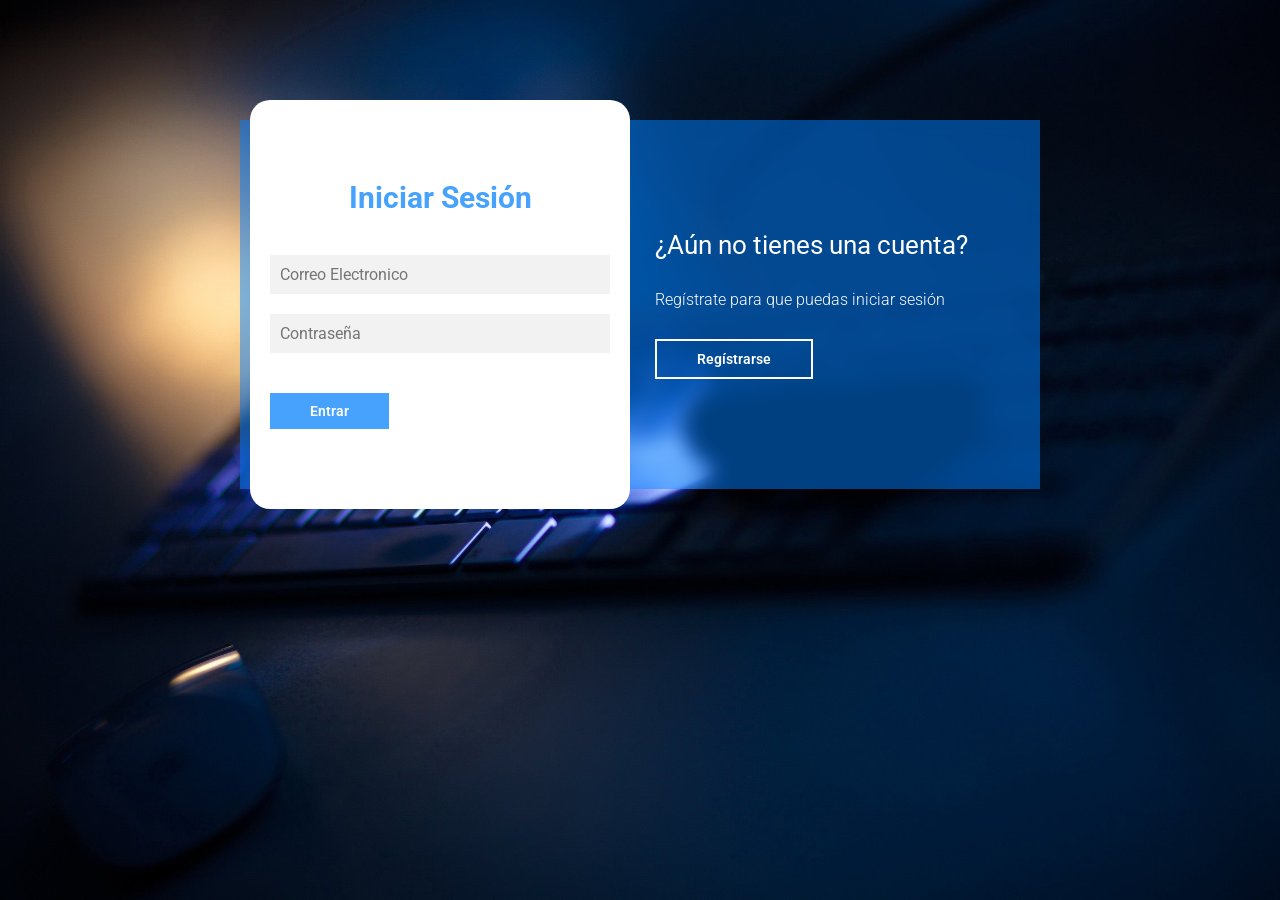
<file: Acceso.html>
<!DOCTYPE html>
<html lang="es">
<head>
    <meta charset="UTF-8">
    <meta name="viewport" content="width=device-width, initial-scale=1.0">
    <title>Acceso </title>

    <link href="https://fonts.googleapis.com/css2?family=Roboto:ital,wght@0,100;0,300;0,400;0,500;0,700;0,900;1,100;1,300;1,400;1,500;1,700;1,900&display=swap" rel="stylesheet">


    <link rel="stylesheet" href="assets/css/estilos.css">
</head>
<body>

        <main>

            <div class="contenedor__todo">
                <div class="caja__trasera">
                    <div class="caja__trasera-login">
                        <h3>¿Ya tienes una cuenta?</h3>
                        <p>Inicia sesión para entrar en la página</p>
                        <button id="btn__iniciar-sesion">Iniciar Sesión</button>
                    </div>
                    <div class="caja__trasera-register">
                        <h3>¿Aún no tienes una cuenta?</h3>
                        <p>Regístrate para que puedas iniciar sesión</p>
                        <button id="btn__registrarse">Regístrarse</button>
                    </div>
                </div>

                <!--Formulario de Login y registro-->
                <div class="contenedor__login-register">
                    <!--Login
                    <form action="php/login_usuario_be.php" method="POST"-->
                        <form action="php/login_usuario_be.php" method="POST" >   <!--  php/login_usuario_be.php-->
                        <class="formulario__login">
                        <h2>Iniciar Sesión</h2>
                        <input type="text" placeholder="Correo Electronico" name="correo">
                        <input type="password" placeholder="Contraseña" name="contrasena">
                        <button>Entrar</button>
                    </form>         <!--- PONER EN MINUSCULA EL CORREO-->

                    <!--Register-->
                    <form action="php/registro_usuario_be.php" method="POST" class="formulario__register">
                        <h2>Regístrarse</h2>
                        <input type="text" placeholder="Nombre completo" name="nombre_completo">
                        <input type="text" placeholder="Correo Electronico" name="correo"> <!--- PONER EN MINUSCULA EL CORREO-->
                        <input type="text" placeholder="Usuario" name="usuario">
                        <input type="password" placeholder="Contraseña" name="contrasena">
                        <button>Regístrarse</button>
                    </form>
                </div>
            </div>

        </main>

        <script src="assets/js/script.js"></script>
</body>
</html>
</file>
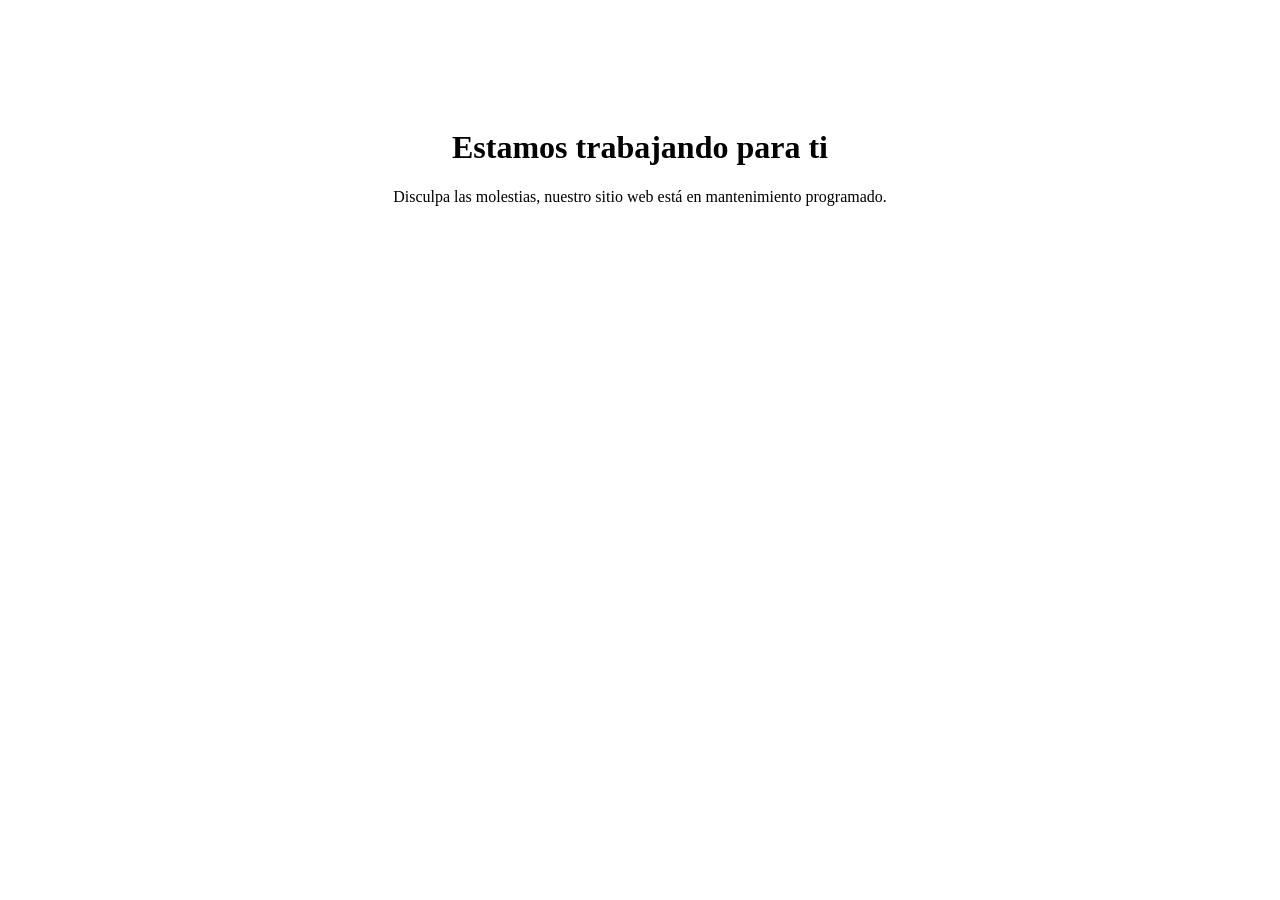
<file: index3.html>
<!DOCTYPE html>
<html lang="es">
<head>
    <meta charset="UTF-8">
    <title>Sitio en Mantenimiento</title>
</head>
<body style="text-align: center; padding: 100px;">
    <h1>Estamos trabajando para ti</h1>
    <p>Disculpa las molestias, nuestro sitio web está en mantenimiento programado.</p>
</body>
</html>
</file>
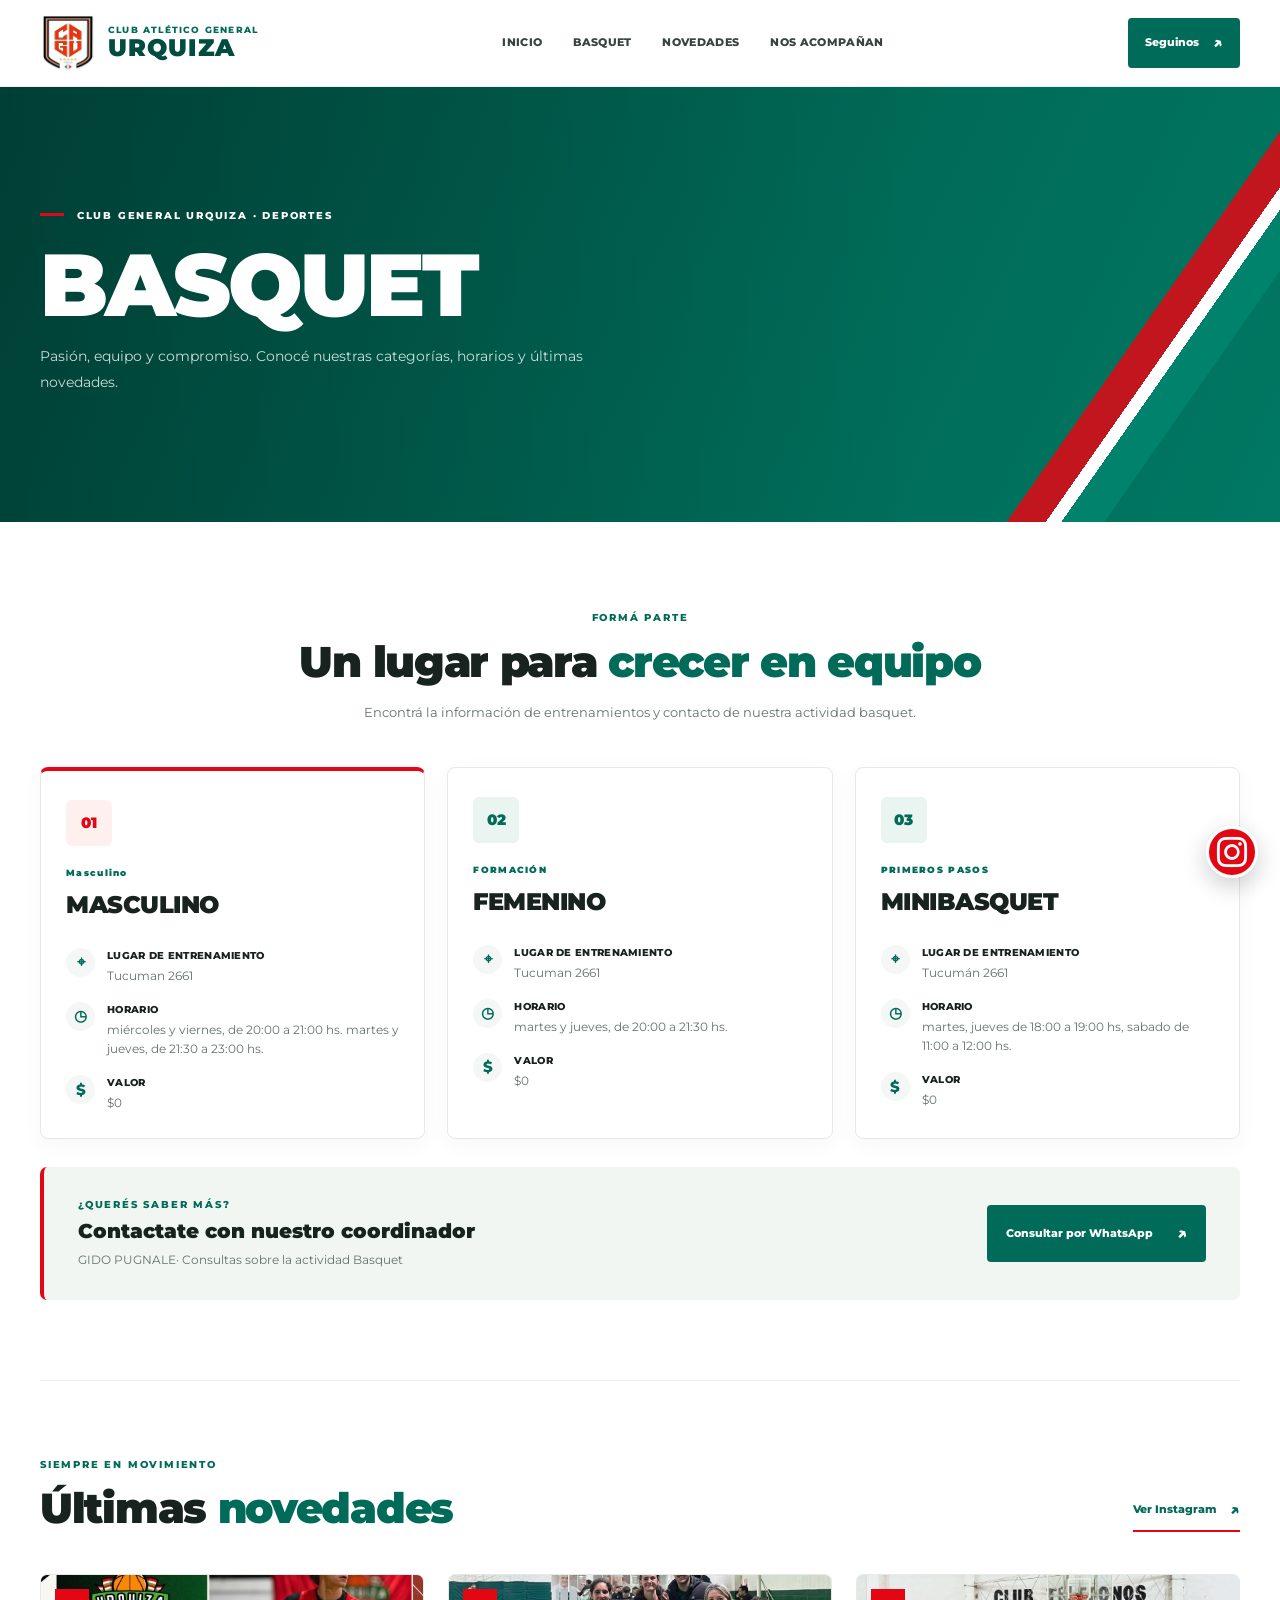
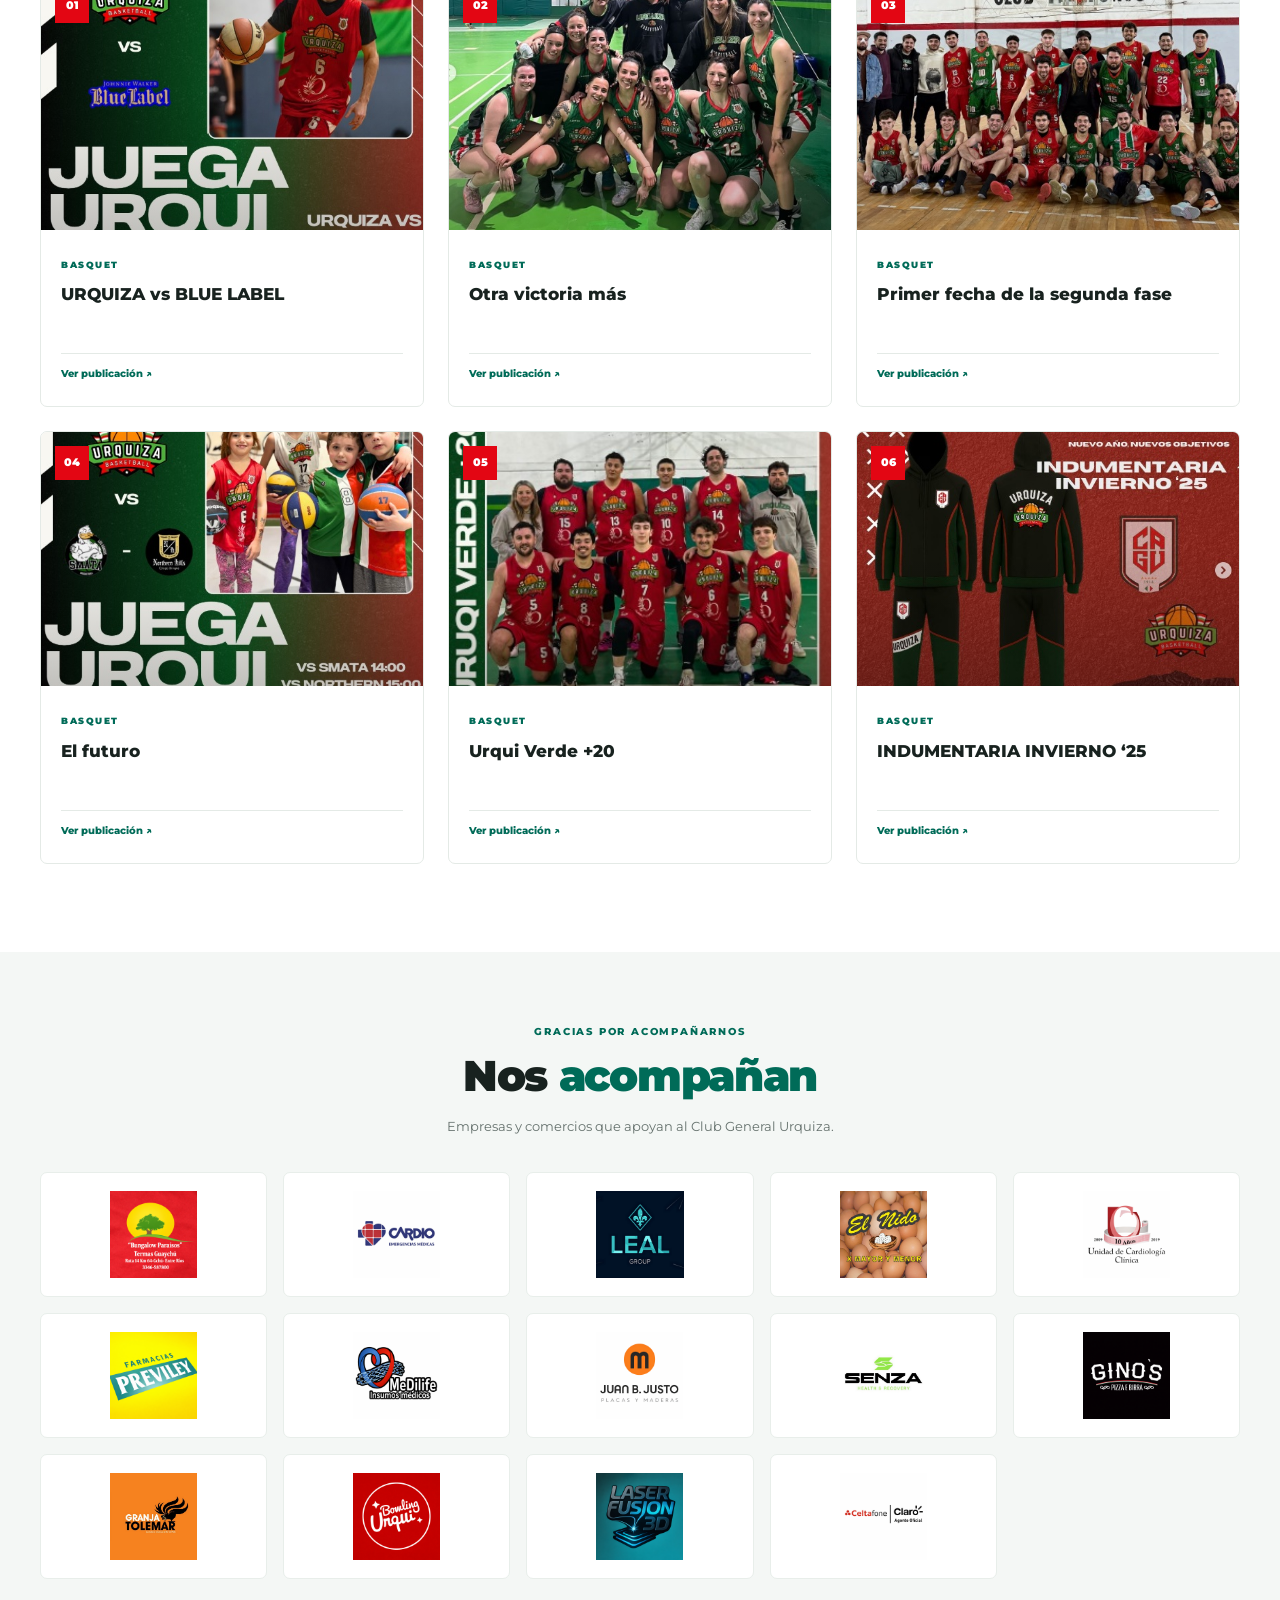
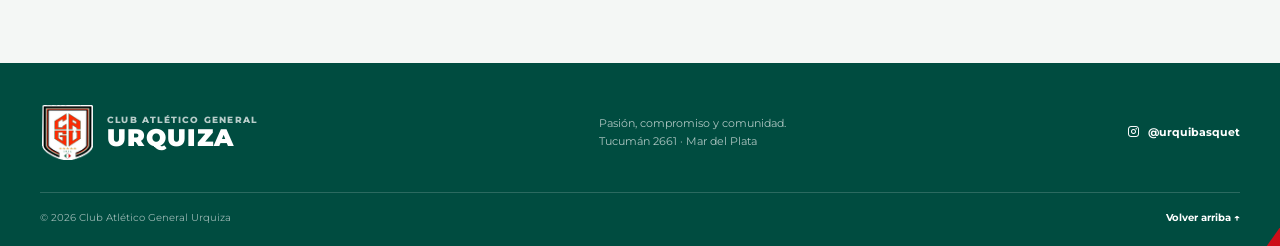
<file: index_basquet.html>
<!DOCTYPE html>
<html lang="es">
<head>
  <meta charset="UTF-8">
  <meta name="viewport" content="width=device-width, initial-scale=1.0">
  <meta name="theme-color" content="#006b58">
  <meta name="description" content="Primera Femenino del Club Atlético General Urquiza. Información de entrenamientos, novedades y contacto.">
  <title>Basquet | Club General Urquiza</title>
  <link rel="preconnect" href="https://fonts.googleapis.com">
  <link rel="preconnect" href="https://fonts.gstatic.com" crossorigin>
  <link href="https://fonts.googleapis.com/css2?family=Montserrat:wght@400;500;600;700;800;900&display=swap" rel="stylesheet">
  <link rel="stylesheet" href="style_actividad1.css">
  <link
  rel="stylesheet"
  href="https://cdn.jsdelivr.net/npm/bootstrap-icons@1.11.3/font/bootstrap-icons.min.css"
>
</head>
<body>
  <header class="site-header" id="inicio">
    <div class="header-inner">
      <a class="brand" href="index.html" aria-label="Club General Urquiza, inicio">
        <img src="Logos/urqnuevo.png" alt="Escudo del Club General Urquiza">
        <span><small>CLUB ATLÉTICO GENERAL</small><strong>URQUIZA</strong></span>
      </a>
      <nav class="main-nav" aria-label="Navegación principal">
        <a href="index.html">Inicio</a>
        <a href="#equipo">Basquet</a>
        <a href="#novedades">Novedades</a>
        <a href="#auspiciantes">Nos acompañan</a>
      </nav>
      <a class="header-cta" href="http://www.instagram.com/urquibasquet/" target="_blank" rel="noopener">Seguinos <span>↗</span></a>
    </div>
  </header>

  <main>
    <section class="hero">
      <div class="hero-shape hero-shape-one"></div><div class="hero-shape hero-shape-two"></div>
      <div class="hero-inner">
        <p class="eyebrow"><span></span> CLUB GENERAL URQUIZA · DEPORTES</p>
        <h1>BASQUET </h1> <!--<em>FEMENINO</em>-->
        <p class="hero-copy">Pasión, equipo y compromiso. Conocé nuestras categorías, horarios y últimas novedades.</p>
        <!--<a class="button button-light" href="#equipo">Conocé el equipo <span>↓</span></a>-->
      </div>
      <div class="hero-label">#SOMOSURQUIZA</div>
    </section>

    <section class="section team-section" id="equipo">
      <div class="section-heading">
        <p class="eyebrow eyebrow-green">FORMÁ PARTE</p>
        <h2>Un lugar para <span>crecer en equipo</span></h2>
        <p>Encontrá la información de entrenamientos y contacto de nuestra actividad basquet.</p>
      </div>
      <div class="category-grid">
        <article class="category-card category-featured">
          <div class="category-icon">01</div><div class="category-tag">Masculino</div>
          <h3>MASCULINO</h3>
          <ul class="details-list">
            <li><span class="detail-icon">⌖</span><span><b>Lugar de entrenamiento</b>Tucuman 2661</span></li>
            <li><span class="detail-icon">◷</span><span><b>Horario</b>miércoles y viernes, de 20:00 a 21:00 hs. martes y jueves, de 21:30 a 23:00 hs.</span></li>
            <li><span class="detail-icon">$</span><span><b>Valor</b>$0</span></li>
          </ul>
        </article>
        <article class="category-card">
          <div class="category-icon">02</div><div class="category-tag">FORMACIÓN</div>
          <h3>FEMENINO</h3>
          <ul class="details-list">
            <li><span class="detail-icon">⌖</span><span><b>Lugar de entrenamiento</b>Tucuman 2661</span></li>
            <li><span class="detail-icon">◷</span><span><b>Horario</b>martes y jueves, de 20:00 a 21:30 hs.</span></li>
            <li><span class="detail-icon">$</span><span><b>Valor</b>$0</span></li>
          </ul>
        </article>
        <article class="category-card">
          <div class="category-icon">03</div><div class="category-tag">PRIMEROS PASOS</div>
          <h3>MINIBASQUET</h3>
          <ul class="details-list">
            <li><span class="detail-icon">⌖</span><span><b>Lugar de entrenamiento</b>Tucumán 2661</span></li>
            <li><span class="detail-icon">◷</span><span><b>Horario</b>martes, jueves de 18:00 a 19:00 hs, sabado de 11:00 a 12:00 hs.</span></li>
            <li><span class="detail-icon">$</span><span><b>Valor</b>$0</span></li>
          </ul>
        </article>
      </div>
      <div class="contact-banner">
        <div><p class="eyebrow">¿QUERÉS SABER MÁS?</p><h3>Contactate con nuestro coordinador</h3><p>GIDO PUGNALE· Consultas sobre la actividad Basquet</p></div>
        <a class="button button-green" href="https://wa.me/5492254536057?text=Hola%2C%20quiero%20consultar%20por%20Basquet%20del%20Club%20General%20Urquiza" target="_blank" rel="noopener">Consultar por WhatsApp <span>↗</span></a>
    </div>
    </section>

    <section class="section news-section" id="novedades">
      <div class="section-heading section-heading-row">
        <div><p class="eyebrow eyebrow-green">SIEMPRE EN MOVIMIENTO</p><h2>Últimas <span>novedades</span></h2></div>
        <a class="text-link" href="https://www.instagram.com/urquizafemenino/" target="_blank" rel="noopener">Ver Instagram <span>↗</span></a>
      </div>
      <div class="news-grid">
        <a class="news-card" href="Basquet/Noticias/01/nota/SITIO-EN-CONSTRUCCION.jpg" target="_blank" rel="noopener"><div class="news-image"><img src="Basquet/Noticias/01/01.jpg" alt="Felicitaciones por el debut en quinta división" loading="lazy"><span class="news-number">01</span></div><div class="news-content"><span class="news-category">BASQUET</span><h3>URQUIZA vs BLUE LABEL</h3><span class="news-more">Ver publicación ↗</span></div></a>
        <a class="news-card" href="Basquet/Noticias/02/nota/SITIO-EN-CONSTRUCCION.jpg" target="_blank" rel="noopener"><div class="news-image"><img src="Basquet/Noticias/02/02.jpg" alt="Otra victoria más" loading="lazy"><span class="news-number">02</span></div><div class="news-content"><span class="news-category">BASQUET</span><h3>Otra victoria más</h3><span class="news-more">Ver publicación ↗</span></div></a>
        <a class="news-card" href="Basquet/Noticias/03/nota/SITIO-EN-CONSTRUCCION.jpg" target="_blank" rel="noopener"><div class="news-image"><img src="Basquet/Noticias/03/03.jpg" alt="Urqui de pie" loading="lazy"><span class="news-number">03</span></div><div class="news-content"><span class="news-category">BASQUET</span><h3>Primer fecha de la segunda fase</h3><span class="news-more">Ver publicación ↗</span></div></a>
        <a class="news-card" href="Basquet/Noticias/04/nota/SITIO-EN-CONSTRUCCION.jpg" target="_blank" rel="noopener"><div class="news-image"><img src="Basquet/Noticias/04/04.jpg" alt="Hoy juega Urqui" loading="lazy"><span class="news-number">04</span></div><div class="news-content"><span class="news-category">BASQUET</span><h3>El futuro</h3><span class="news-more">Ver publicación ↗</span></div></a>
        <a class="news-card" href="Basquet/Noticias/05/nota/SITIO-EN-CONSTRUCCION.jpg" target="_blank" rel="noopener"><div class="news-image"><img src="Basquet/Noticias/05/05.jpg" alt="Charla de nutrición" loading="lazy"><span class="news-number">05</span></div><div class="news-content"><span class="news-category">BASQUET</span><h3>Urqui Verde +20 </h3><span class="news-more">Ver publicación ↗</span></div></a>
        <a class="news-card" href="Basquet/Noticias/06/nota/SITIO-EN-CONSTRUCCION.jpg" target="_blank" rel="noopener"><div class="news-image"><img src="Basquet/Noticias/06/06.jpg" alt="Charla de nutrición a cargo de Victoria Montero Serra" loading="lazy"><span class="news-number">06</span></div><div class="news-content"><span class="news-category">BASQUET</span><h3>INDUMENTARIA INVIERNO ‘25</h3><span class="news-more">Ver publicación ↗</span></div></a>
      </div>
    </section>

    <section class="sponsors-section" id="auspiciantes">
      <div class="section section-sponsors">
        <div class="section-heading"><p class="eyebrow eyebrow-green">GRACIAS POR ACOMPAÑARNOS</p><h2>Nos <span>acompañan</span></h2><p>Empresas y comercios que apoyan al Club General Urquiza.</p></div>
        <div class="sponsors-grid">
          <div class="sponsor-card"><img src="Auspiciantes/cabañas.jpg" alt="Cabañas" loading="lazy"></div>
          <div class="sponsor-card"><img src="Auspiciantes/cardio2.jpg" alt="Cardio" loading="lazy"></div>
          <div class="sponsor-card"><img src="Auspiciantes/lealA.jpg" alt="Leal" loading="lazy"></div>
          <div class="sponsor-card"><img src="Auspiciantes/elnido2.jpg" alt="El Nido" loading="lazy"></div>
          <div class="sponsor-card"><img src="Auspiciantes/unidad.jpg" alt="Unidad" loading="lazy"></div>
          <div class="sponsor-card"><img src="Auspiciantes/previley.jpg" alt="Previley" loading="lazy"></div>
          <div class="sponsor-card"><img src="Auspiciantes/medilife.jpg" alt="Medilife" loading="lazy"></div>
          <div class="sponsor-card"><img src="Auspiciantes/maderera.jpg" alt="Maderera" loading="lazy"></div>
          <div class="sponsor-card"><img src="Auspiciantes/senzaok.jpg" alt="Senza" loading="lazy"></div>
          <div class="sponsor-card"><img src="Auspiciantes/ginos.jpg" alt="Ginos" loading="lazy"></div>
          <div class="sponsor-card"><img src="Auspiciantes/tolemar1.jpg" alt="Tolemar" loading="lazy"></div>
          <div class="sponsor-card"><img src="Auspiciantes/bowling.jpg" alt="Bowling" loading="lazy"></div>
          <div class="sponsor-card"><img src="Auspiciantes/3Dfusion.jpg" alt="3D Fusion" loading="lazy"></div>
          <div class="sponsor-card"><img src="Auspiciantes/claromejorada.jpg" alt="Claromejorada" loading="lazy"></div>
        </div>
      </div>
    </section>
  </main>

  <footer class="site-footer">
    <div class="footer-stripe" aria-hidden="true"></div>
    <div class="footer-inner">
      <a class="footer-brand" href="index.html"><img src="Logos/urqnuevo.png" alt="Escudo del Club General Urquiza"><span><small>CLUB ATLÉTICO GENERAL</small><strong>URQUIZA</strong></span></a>
      <div class="footer-copy"><p>Pasión, compromiso y comunidad.</p><p>Tucumán 2661 · Mar del Plata</p></div>
      <a class="footer-social" href="http://www.instagram.com/urquibasquet/" target="_blank" rel="noopener" aria-label="Instagram de Femenino"><i class="bi bi-instagram"></i> @urquibasquet</a>
    </div>
    <div class="footer-bottom"><span>© <span id="year"></span> Club Atlético General Urquiza</span><a href="#inicio">Volver arriba ↑</a></div>
  </footer>
  
 <!-- <a class="floating-instagram" href="https://www.instagram.com/urquizafemenino/" target="_blank" rel="noopener" aria-label="Instagram de Urquiza Femenino">◎</a>
  -->
      <a class="floating-instagram" href="http://www.instagram.com/urquibasquet/" target="_blank" rel="noopener noreferrer" aria-label="Instagram"><i class="bi bi-instagram"></i></a>
     
     

  <script>document.getElementById('year').textContent = new Date().getFullYear();</script>
</body>
</html>
</file>
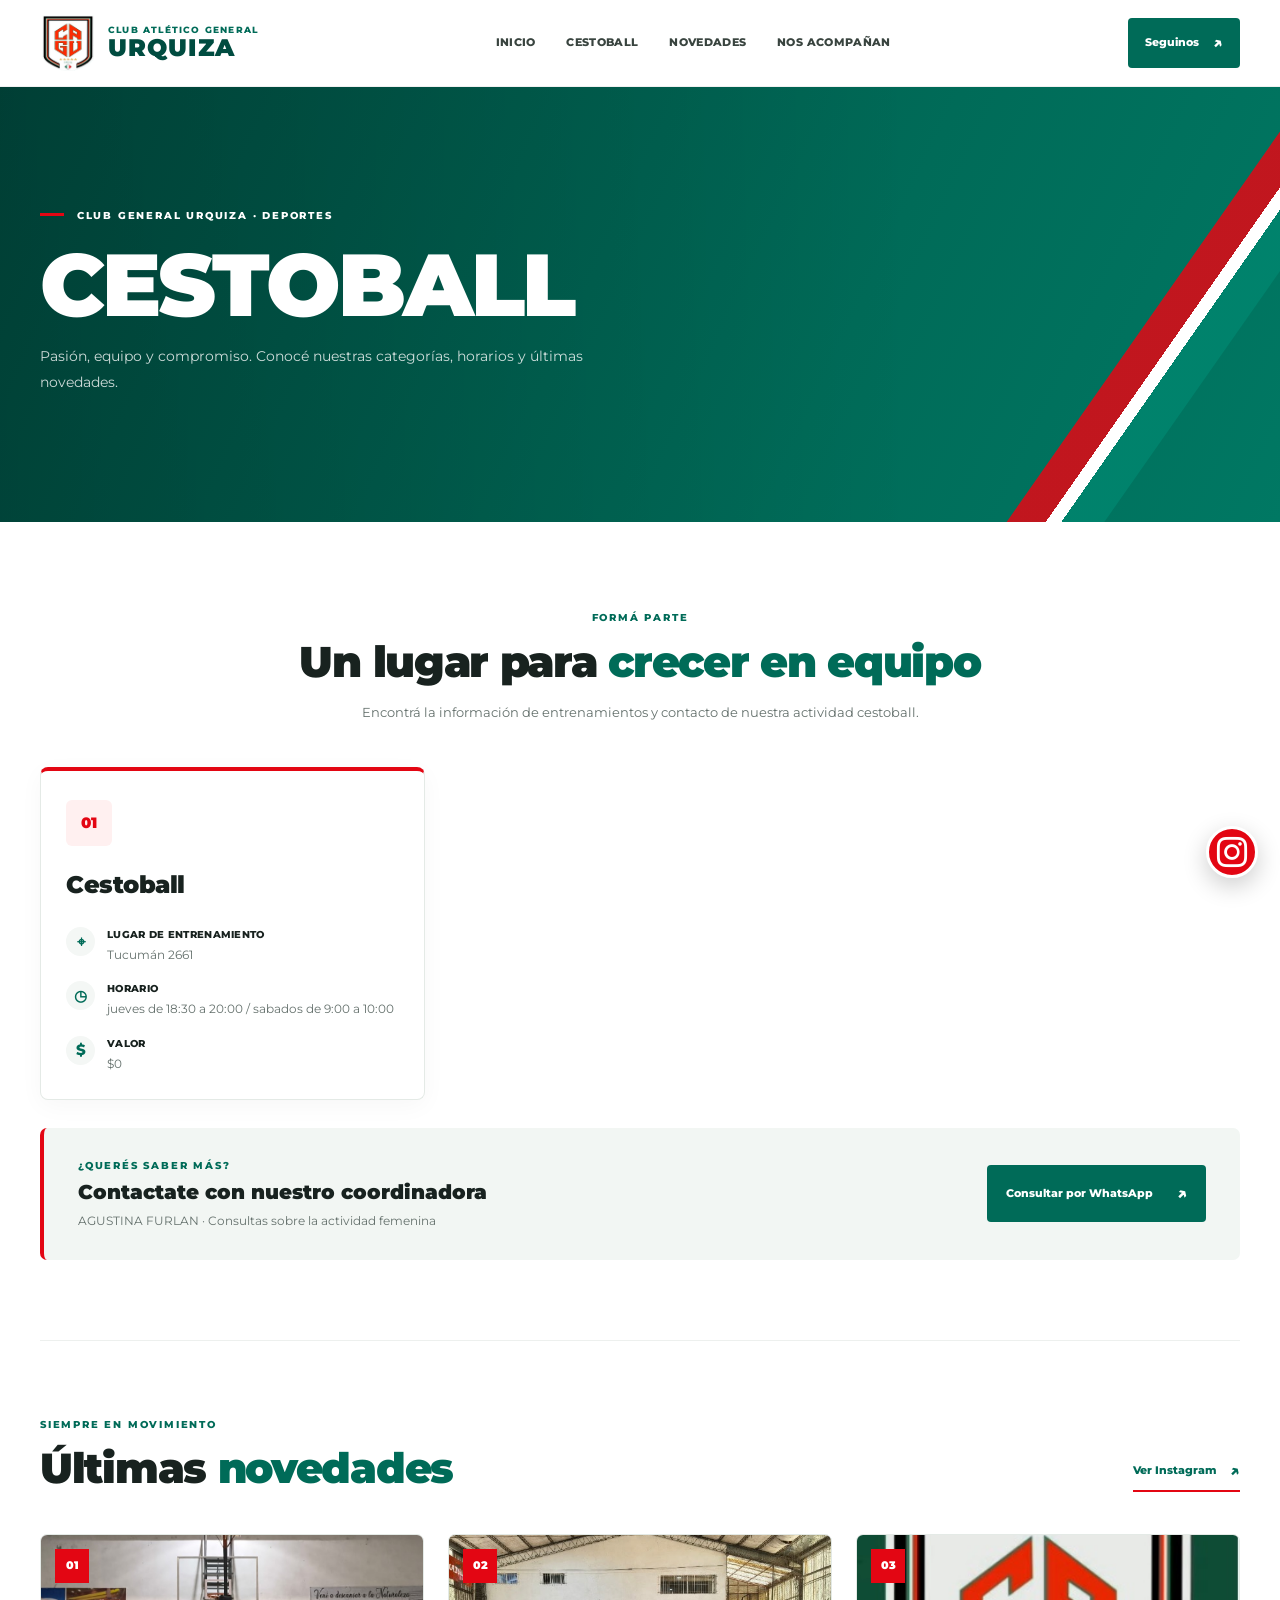
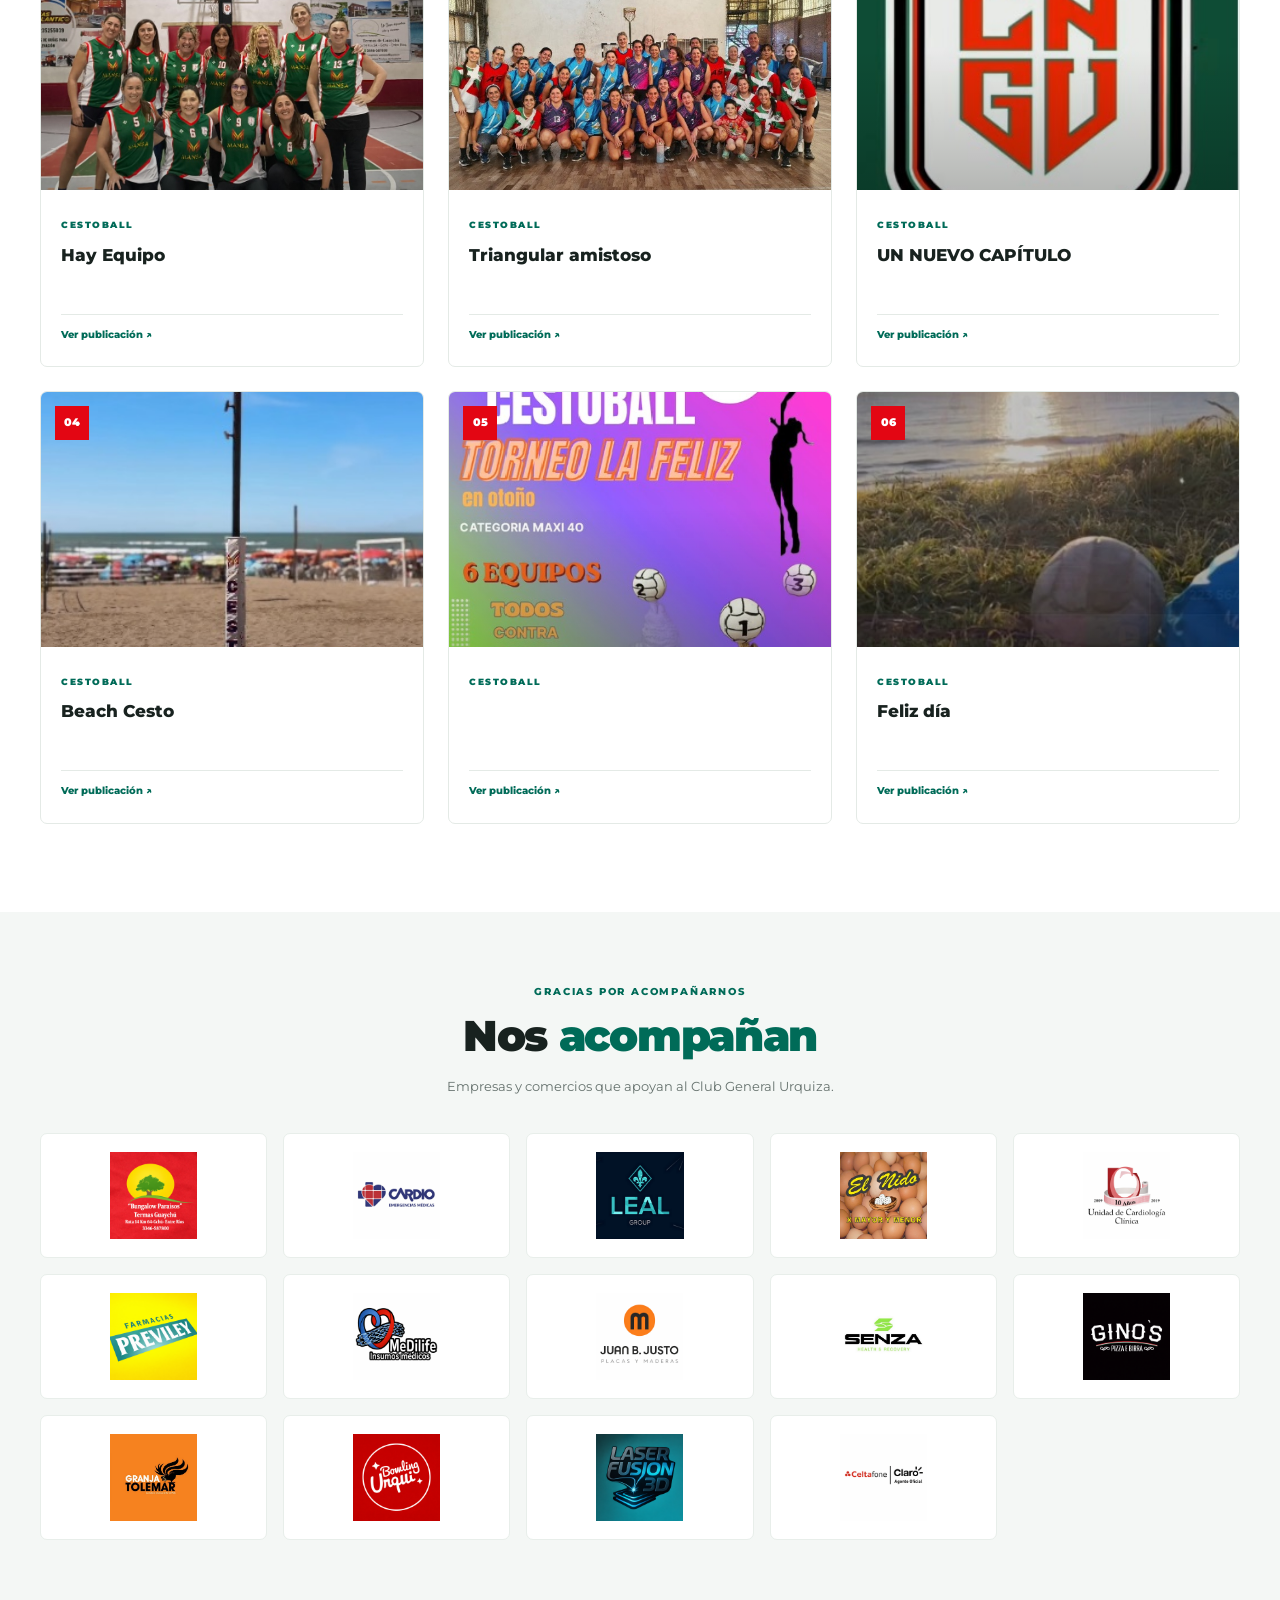
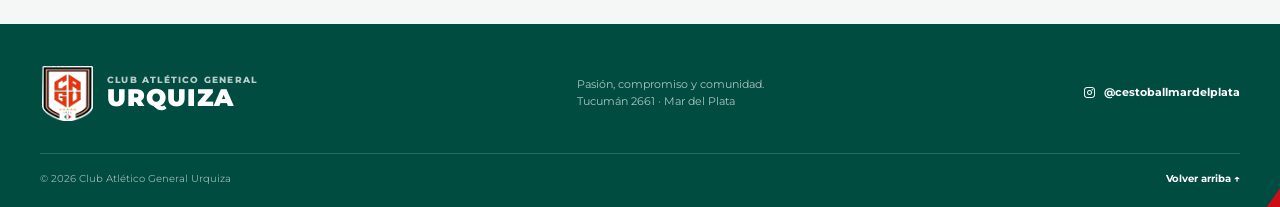
<file: index_cestoball.html>
<!DOCTYPE html>
<html lang="es">
<head>
  <meta charset="UTF-8">
  <meta name="viewport" content="width=device-width, initial-scale=1.0">
  <meta name="theme-color" content="#006b58">
  <meta name="description" content="Primera Femenino del Club Atlético General Urquiza. Información de entrenamientos, novedades y contacto.">
  <title>Cestoball | Club General Urquiza</title>
  <link rel="preconnect" href="https://fonts.googleapis.com">
  <link rel="preconnect" href="https://fonts.gstatic.com" crossorigin>
  <link href="https://fonts.googleapis.com/css2?family=Montserrat:wght@400;500;600;700;800;900&display=swap" rel="stylesheet">
  <link rel="stylesheet" href="style_actividad1.css">
  <link
  rel="stylesheet"
  href="https://cdn.jsdelivr.net/npm/bootstrap-icons@1.11.3/font/bootstrap-icons.min.css"
>
</head>
<body>
  <header class="site-header" id="inicio">
    <div class="header-inner">
      <a class="brand" href="index.html" aria-label="Club General Urquiza, inicio">
        <img src="Logos/urqnuevo.png" alt="Escudo del Club General Urquiza">
        <span><small>CLUB ATLÉTICO GENERAL</small><strong>URQUIZA</strong></span>
      </a>
      <nav class="main-nav" aria-label="Navegación principal">
        <a href="index.html">Inicio</a>
        <a href="#equipo">Cestoball</a>
        <a href="#novedades">Novedades</a>
        <a href="#auspiciantes">Nos acompañan</a>
      </nav>
      <a class="header-cta" href="http://www.instagram.com/cestoballmardelplata" target="_blank" rel="noopener">Seguinos <span>↗</span></a>
    </div>
  </header>

  <main>
    <section class="hero">
      <div class="hero-shape hero-shape-one"></div><div class="hero-shape hero-shape-two"></div>
      <div class="hero-inner">
        <p class="eyebrow"><span></span> CLUB GENERAL URQUIZA · DEPORTES</p>
        <h1>CESTOBALL</h1> <!--<em>FEMENINO</em>-->
        <p class="hero-copy">Pasión, equipo y compromiso. Conocé nuestras categorías, horarios y últimas novedades.</p>
        <!--<a class="button button-light" href="#equipo">Conocé el equipo <span>↓</span></a>-->
      </div>
      <div class="hero-label">#SOMOSURQUIZA</div>
    </section>

    <section class="section team-section" id="equipo">
      <div class="section-heading">
        <p class="eyebrow eyebrow-green">FORMÁ PARTE</p>
        <h2>Un lugar para <span>crecer en equipo</span></h2>
        <p>Encontrá la información de entrenamientos y contacto de nuestra actividad cestoball.</p>
      </div>
      <div class="category-grid">
        <article class="category-card category-featured">
          <div class="category-icon">01</div><div class="category-tag"></div>
          <h3>Cestoball</h3>
          <ul class="details-list">
            <li><span class="detail-icon">⌖</span><span><b>Lugar de entrenamiento</b>Tucumán 2661</span></li>
            <li><span class="detail-icon">◷</span><span><b>Horario</b>jueves de 18:30 a 20:00 / sabados de 9:00 a 10:00</span></li>
            <li><span class="detail-icon">$</span><span><b>Valor</b>$0</span></li>
          </ul>
        </article>
        <!--<article class="category-card">
          <div class="category-icon">02</div><div class="category-tag">FORMACIÓN</div>
          <h3>Inferiores</h3>
          <ul class="details-list">
            <li><span class="detail-icon">⌖</span><span><b>Lugar de entrenamiento</b>Tucumán 2661</span></li>
            <li><span class="detail-icon">◷</span><span><b>Horario</b>Martes, miércoles y jueves · 18:30 a 20:00</span></li>
            <li><span class="detail-icon">$</span><span><b>Valor</b>$0</span></li>
          </ul>
        </article>
        <article class="category-card">
          <div class="category-icon">03</div><div class="category-tag">PRIMEROS PASOS</div>
          <h3>Escuelita</h3>
          <ul class="details-list">
            <li><span class="detail-icon">⌖</span><span><b>Lugar de entrenamiento</b>Tucumán 2661</span></li>
            <li><span class="detail-icon">◷</span><span><b>Horario</b>A confirmar</span></li>
            <li><span class="detail-icon">$</span><span><b>Valor</b>$0</span></li>
          </ul>
        </article>-->
      </div>
      <div class="contact-banner">
        <div><p class="eyebrow">¿QUERÉS SABER MÁS?</p><h3>Contactate con nuestro coordinadora</h3><p>AGUSTINA FURLAN · Consultas sobre la actividad femenina</p></div>
        <a class="button button-green" href="https://wa.me/5492235046740?text=Hola%2C%20quiero%20consultar%20por%20Cestoball%20del%20Club%20General%20Urquiza" target="_blank" rel="noopener">Consultar por WhatsApp <span>↗</span></a>
      </div>
    </section>

    <section class="section news-section" id="novedades">
      <div class="section-heading section-heading-row">
        <div><p class="eyebrow eyebrow-green">SIEMPRE EN MOVIMIENTO</p><h2>Últimas <span>novedades</span></h2></div>
        <a class="text-link" href="https://www.instagram.com/urquizafemenino/" target="_blank" rel="noopener">Ver Instagram <span>↗</span></a>
      </div>
      <div class="news-grid">
        <a class="news-card" href="Cestoball/Noticias/01/nota/SITIO-EN-CONSTRUCCION.jpg" target="_blank" rel="noopener"><div class="news-image"><img src="Cestoball/Noticias/01/01.jpg" alt="Felicitaciones por el debut en quinta división" loading="lazy"><span class="news-number">01</span></div><div class="news-content"><span class="news-category">CESTOBALL</span><h3>Hay Equipo</h3><span class="news-more">Ver publicación ↗</span></div></a>
        <a class="news-card" href="Cestoball/Noticias/02/nota/SITIO-EN-CONSTRUCCION.jpg" target="_blank" rel="noopener"><div class="news-image"><img src="Cestoball/Noticias/02/02.jpg" alt="Entre Rio Cup" loading="lazy"><span class="news-number">02</span></div><div class="news-content"><span class="news-category">CESTOBALL</span><h3>Triangular amistoso</h3><span class="news-more">Ver publicación ↗</span></div></a>
        <a class="news-card" href="Cestoball/Noticias/03/nota/SITIO-EN-CONSTRUCCION.jpg" target="_blank" rel="noopener"><div class="news-image"><img src="Cestoball/Noticias/03/03.jpg" alt="Urqui de pie" loading="lazy"><span class="news-number">03</span></div><div class="news-content"><span class="news-category">CESTOBALL</span><h3>UN NUEVO CAPÍTULO</h3><span class="news-more">Ver publicación ↗</span></div></a>
        <a class="news-card" href="Cestoball/Noticias/04/nota/SITIO-EN-CONSTRUCCION.jpg" target="_blank" rel="noopener"><div class="news-image"><img src="Cestoball/Noticias/04/04.jpg" alt="Hoy juega Urqui" loading="lazy"><span class="news-number">04</span></div><div class="news-content"><span class="news-category">CESTOBALL</span><h3>Beach Cesto </h3><span class="news-more">Ver publicación ↗</span></div></a>
        <a class="news-card" href="Cestoball/Noticias/05/nota/SITIO-EN-CONSTRUCCION.jpg" target="_blank" rel="noopener"><div class="news-image"><img src="Cestoball/Noticias/05/05.jpg" alt="Charla de nutrición" loading="lazy"><span class="news-number">05</span></div><div class="news-content"><span class="news-category">CESTOBALL</span><h3></h3><span class="news-more">Ver publicación ↗</span></div></a>
        <a class="news-card" href="Cestoball/Noticias/06/nota/SITIO-EN-CONSTRUCCION.jpg" target="_blank" rel="noopener"><div class="news-image"><img src="Cestoball/Noticias/06/06.jpg" alt="Charla de nutrición a cargo de Victoria Montero Serra" loading="lazy"><span class="news-number">06</span></div><div class="news-content"><span class="news-category">CESTOBALL</span><h3>Feliz día</h3><span class="news-more">Ver publicación ↗</span></div></a>
      </div>
    </section>

    <section class="sponsors-section" id="auspiciantes">
      <div class="section section-sponsors">
        <div class="section-heading"><p class="eyebrow eyebrow-green">GRACIAS POR ACOMPAÑARNOS</p><h2>Nos <span>acompañan</span></h2><p>Empresas y comercios que apoyan al Club General Urquiza.</p></div>
        <div class="sponsors-grid">
          <div class="sponsor-card"><img src="Auspiciantes/cabañas.jpg" alt="Cabañas" loading="lazy"></div>
          <div class="sponsor-card"><img src="Auspiciantes/cardio2.jpg" alt="Cardio" loading="lazy"></div>
          <div class="sponsor-card"><img src="Auspiciantes/lealA.jpg" alt="Leal" loading="lazy"></div>
          <div class="sponsor-card"><img src="Auspiciantes/elnido2.jpg" alt="El Nido" loading="lazy"></div>
          <div class="sponsor-card"><img src="Auspiciantes/unidad.jpg" alt="Unidad" loading="lazy"></div>
          <div class="sponsor-card"><img src="Auspiciantes/previley.jpg" alt="Previley" loading="lazy"></div>
          <div class="sponsor-card"><img src="Auspiciantes/medilife.jpg" alt="Medilife" loading="lazy"></div>
          <div class="sponsor-card"><img src="Auspiciantes/maderera.jpg" alt="Maderera" loading="lazy"></div>
          <div class="sponsor-card"><img src="Auspiciantes/senzaok.jpg" alt="Senza" loading="lazy"></div>
          <div class="sponsor-card"><img src="Auspiciantes/ginos.jpg" alt="Ginos" loading="lazy"></div>
          <div class="sponsor-card"><img src="Auspiciantes/tolemar1.jpg" alt="Tolemar" loading="lazy"></div>
          <div class="sponsor-card"><img src="Auspiciantes/bowling.jpg" alt="Bowling" loading="lazy"></div>
          <div class="sponsor-card"><img src="Auspiciantes/3Dfusion.jpg" alt="3D Fusion" loading="lazy"></div>
          <div class="sponsor-card"><img src="Auspiciantes/claromejorada.jpg" alt="Claromejorada" loading="lazy"></div>
        </div>
      </div>
    </section>
  </main>

  <footer class="site-footer">
    <div class="footer-stripe" aria-hidden="true"></div>
    <div class="footer-inner">
      <a class="footer-brand" href="index.html"><img src="Logos/urqnuevo.png" alt="Escudo del Club General Urquiza"><span><small>CLUB ATLÉTICO GENERAL</small><strong>URQUIZA</strong></span></a>
      <div class="footer-copy"><p>Pasión, compromiso y comunidad.</p><p>Tucumán 2661 · Mar del Plata</p></div>
      <a class="footer-social" href="http://www.instagram.com/cestoballmardelplata" target="_blank" rel="noopener" aria-label="Instagram de Femenino"><i class="bi bi-instagram"></i> @cestoballmardelplata</a>
    </div>
    <div class="footer-bottom"><span>© <span id="year"></span> Club Atlético General Urquiza</span><a href="#inicio">Volver arriba ↑</a></div>
  </footer>
  
 <!-- <a class="floating-instagram" href="https://www.instagram.com/urquizafemenino/" target="_blank" rel="noopener" aria-label="Instagram de Urquiza Femenino">◎</a>
  -->
      <a class="floating-instagram" href="http://www.instagram.com/cestoballmardelplata" target="_blank" rel="noopener noreferrer" aria-label="Instagram"><i class="bi bi-instagram"></i></a>
     
     

  <script>document.getElementById('year').textContent = new Date().getFullYear();</script>
</body>
</html>
</file>
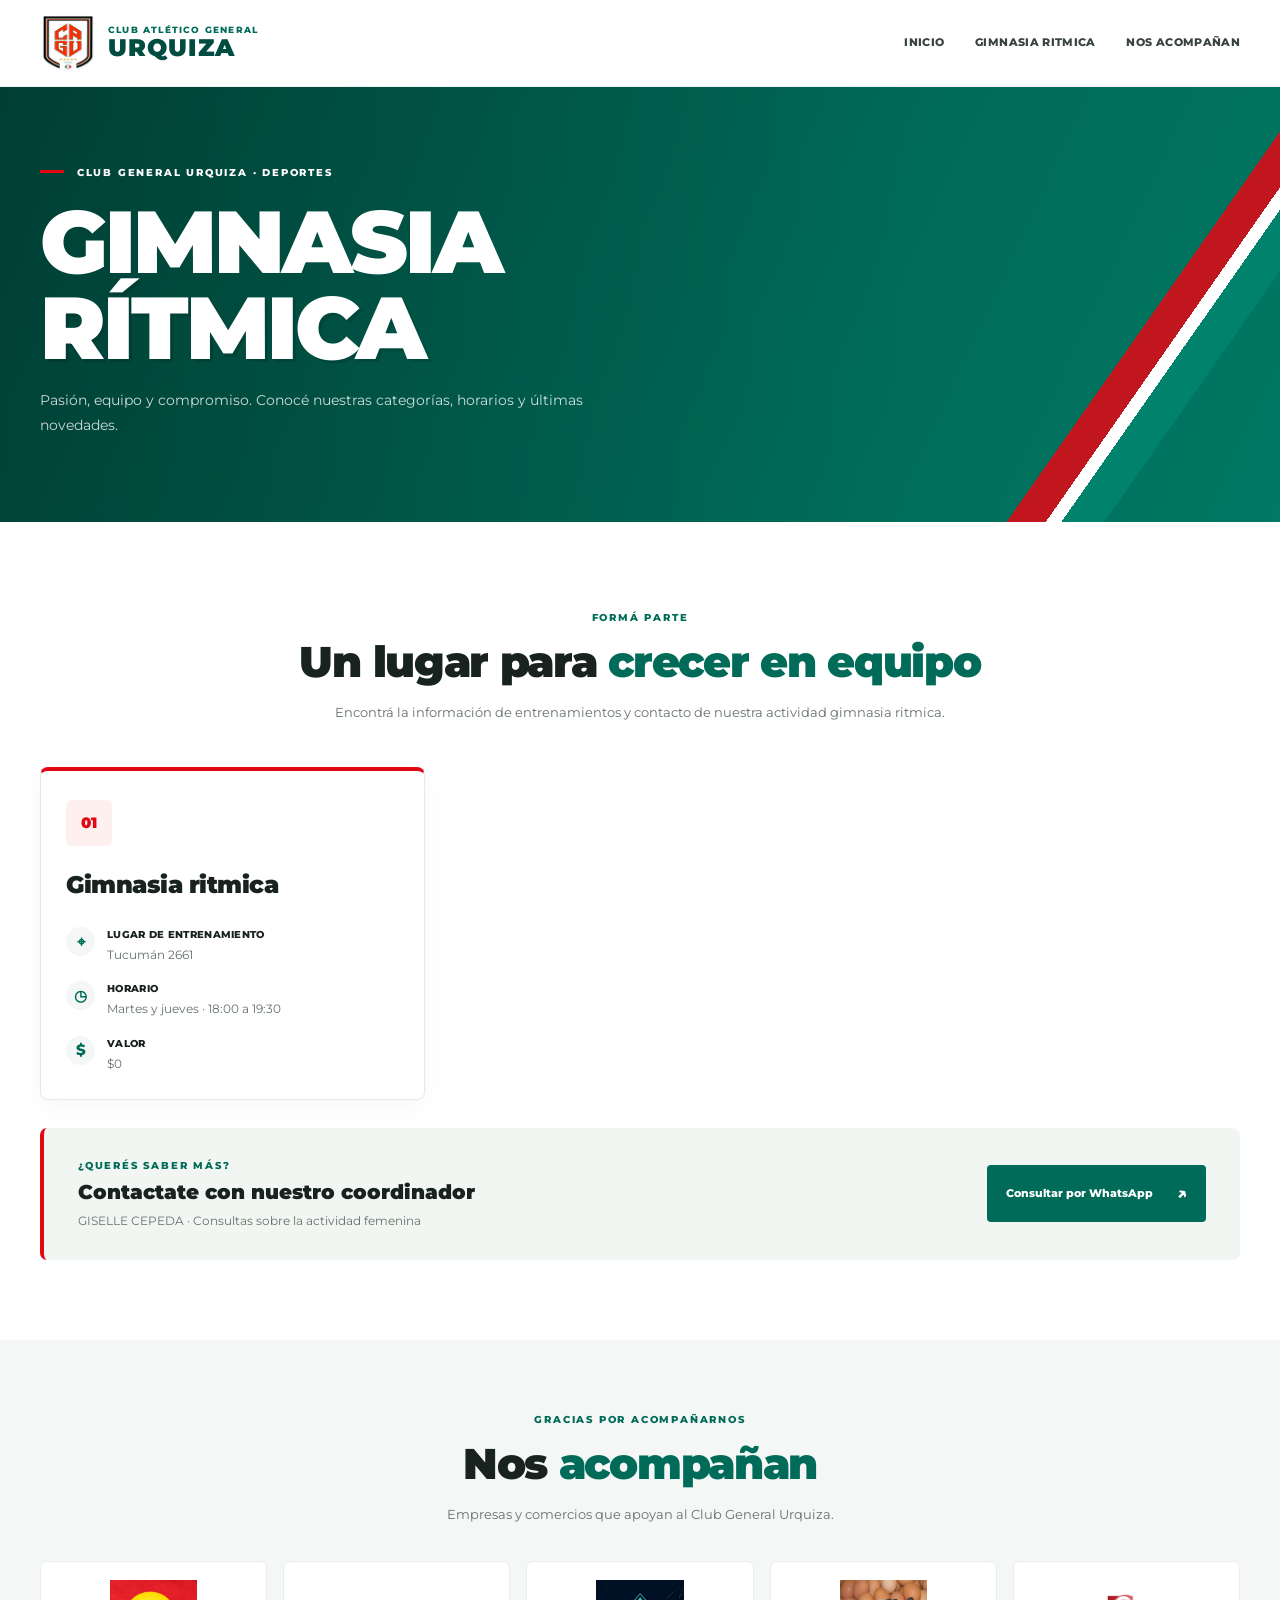
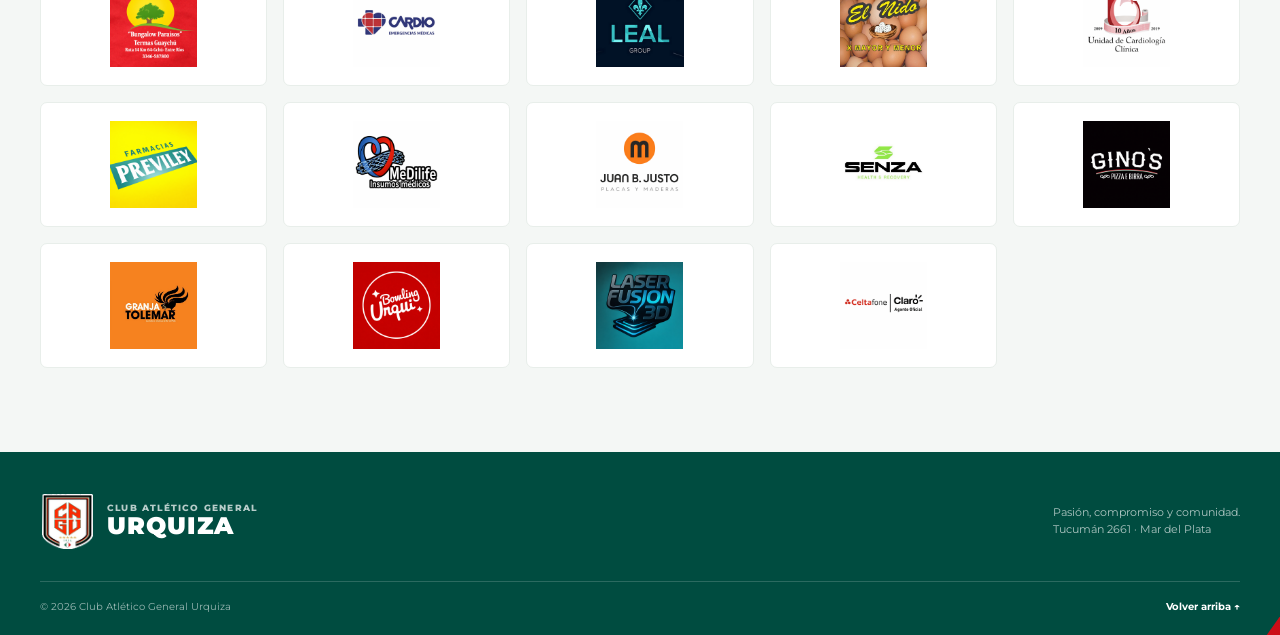
<file: index_gimnasia_ritmica.html>
<!DOCTYPE html>
<html lang="es">
<head>
  <meta charset="UTF-8">
  <meta name="viewport" content="width=device-width, initial-scale=1.0">
  <meta name="theme-color" content="#006b58">
  <meta name="description" content="Primera Femenino del Club Atlético General Urquiza. Información de entrenamientos, novedades y contacto.">
  <title>Gimnasia Rítmica | Club General Urquiza</title>
  <link rel="preconnect" href="https://fonts.googleapis.com">
  <link rel="preconnect" href="https://fonts.gstatic.com" crossorigin>
  <link href="https://fonts.googleapis.com/css2?family=Montserrat:wght@400;500;600;700;800;900&display=swap" rel="stylesheet">
  <link rel="stylesheet" href="style_actividad1.css">
  <link
  rel="stylesheet"
  href="https://cdn.jsdelivr.net/npm/bootstrap-icons@1.11.3/font/bootstrap-icons.min.css"
>
</head>
<body>
  <header class="site-header" id="inicio">
    <div class="header-inner">
      <a class="brand" href="index.html" aria-label="Club General Urquiza, inicio">
        <img src="Logos/urqnuevo.png" alt="Escudo del Club General Urquiza">
        <span><small>CLUB ATLÉTICO GENERAL</small><strong>URQUIZA</strong></span>
      </a>
      <nav class="main-nav" aria-label="Navegación principal">
        <a href="index.html">Inicio</a>
        <a href="#equipo">Gimnasia Ritmica</a>
        <!--<a href="#novedades">Novedades</a>-->
        <a href="#auspiciantes">Nos acompañan</a>
      </nav>
    <!--  <a class="header-cta" href="https://www.instagram.com/urquizafemenino/" target="_blank" rel="noopener">Seguinos <span>↗</span></a>
    -->
</div>
  </header>

  <main>
    <section class="hero">
      <div class="hero-shape hero-shape-one"></div><div class="hero-shape hero-shape-two"></div>
      <div class="hero-inner">
        <p class="eyebrow"><span></span> CLUB GENERAL URQUIZA · DEPORTES</p>
        <h1>GIMNASIA <em>RÍTMICA</em></h1>
        <p class="hero-copy">Pasión, equipo y compromiso. Conocé nuestras categorías, horarios y últimas novedades.</p>
        <!--<a class="button button-light" href="#equipo">Conocé el equipo <span>↓</span></a>-->
      </div>
      <div class="hero-label">#SOMOSURQUIZA</div>
    </section>

    <section class="section team-section" id="equipo">
      <div class="section-heading">
        <p class="eyebrow eyebrow-green">FORMÁ PARTE</p>
        <h2>Un lugar para <span>crecer en equipo</span></h2>
        <p>Encontrá la información de entrenamientos y contacto de nuestra actividad gimnasia ritmica.</p>
      </div>
      <div class="category-grid">
        <article class="category-card category-featured">
          <div class="category-icon">01</div><div class="category-tag"></div>
          <h3>Gimnasia ritmica</h3>
          <ul class="details-list">
            <li><span class="detail-icon">⌖</span><span><b>Lugar de entrenamiento</b>Tucumán 2661</span></li>
            <li><span class="detail-icon">◷</span><span><b>Horario</b>Martes y jueves · 18:00 a 19:30</span></li>
            <li><span class="detail-icon">$</span><span><b>Valor</b>$0</span></li>
          </ul>
        </article>
      <!--  <article class="category-card">
          <div class="category-icon">02</div><div class="category-tag">FORMACIÓN</div>
          <h3>Inferiores</h3>
          <ul class="details-list">
            <li><span class="detail-icon">⌖</span><span><b>Lugar de entrenamiento</b>San Francisco de Asís 7297</span></li>
            <li><span class="detail-icon">◷</span><span><b>Horario</b>Martes, miércoles y jueves · 18:30 a 20:00</span></li>
            <li><span class="detail-icon">$</span><span><b>Valor</b>$0</span></li>
          </ul>
        </article>
        <article class="category-card">
          <div class="category-icon">03</div><div class="category-tag">PRIMEROS PASOS</div>
          <h3>Escuelita</h3>
          <ul class="details-list">
            <li><span class="detail-icon">⌖</span><span><b>Lugar de entrenamiento</b>Tucumán 2661</span></li>
            <li><span class="detail-icon">◷</span><span><b>Horario</b>A confirmar</span></li>
            <li><span class="detail-icon">$</span><span><b>Valor</b>$0</span></li>
          </ul>
        </article>-->
      </div>
      <div class="contact-banner">
        <div><p class="eyebrow">¿QUERÉS SABER MÁS?</p><h3>Contactate con nuestro coordinador</h3><p>GISELLE CEPEDA · Consultas sobre la actividad femenina</p></div>
        <a class="button button-green" href="https://wa.me/5492236005428?text=Hola%2C%20quiero%20consultar%20por%20Gimnasia Ritmica%20del%20Club%20General%20Urquiza" target="_blank" rel="noopener">Consultar por WhatsApp <span>↗</span></a>
      </div>
    </section>

 <!--   <section class="section news-section" id="novedades">
      <div class="section-heading section-heading-row">
        <div><p class="eyebrow eyebrow-green">SIEMPRE EN MOVIMIENTO</p><h2>Últimas <span>novedades</span></h2></div>
        <a class="text-link" href="https://www.instagram.com/urquizafemenino/" target="_blank" rel="noopener">Ver Instagram <span>↗</span></a>
      </div>
      <div class="news-grid">
        <a class="news-card" href="https://www.instagram.com/p/DVe1rB_DG5n/" target="_blank" rel="noopener"><div class="news-image"><img src="Primera_Femenino/Noticias/01/01.jpg" alt="Felicitaciones por el debut en quinta división" loading="lazy"><span class="news-number">01</span></div><div class="news-content"><span class="news-category">FEMENINO</span><h3>Un club no vive solo</h3><span class="news-more">Ver publicación ↗</span></div></a>
        <a class="news-card" href="https://www.instagram.com/p/DRzs7nsjgJS/" target="_blank" rel="noopener"><div class="news-image"><img src="Primera_Femenino/Noticias/02/02.jpg" alt="Entre Rio Cup" loading="lazy"><span class="news-number">02</span></div><div class="news-content"><span class="news-category">FEMENINO</span><h3>Entre Rio Cup</h3><span class="news-more">Ver publicación ↗</span></div></a>
        <a class="news-card" href="https://www.instagram.com/p/DXaPwFDjmUN/" target="_blank" rel="noopener"><div class="news-image"><img src="Primera_Femenino/Noticias/03/03.jpg" alt="Urqui de pie" loading="lazy"><span class="news-number">03</span></div><div class="news-content"><span class="news-category">FEMENINO</span><h3>Urqui de pie</h3><span class="news-more">Ver publicación ↗</span></div></a>
        <a class="news-card" href="https://www.instagram.com/p/DMjTFqhO7fu/" target="_blank" rel="noopener"><div class="news-image"><img src="Primera_Femenino/Noticias/04/04.jpg" alt="Hoy juega Urqui" loading="lazy"><span class="news-number">04</span></div><div class="news-content"><span class="news-category">FEMENINO</span><h3>¡Hoy juega Urqui!</h3><span class="news-more">Ver publicación ↗</span></div></a>
        <a class="news-card" href="Primera_Femenino/Noticias/05/nota/SITIO-EN-CONSTRUCCION.jpg" target="_blank" rel="noopener"><div class="news-image"><img src="Primera_Femenino/Noticias/05/05.jpg" alt="Charla de nutrición" loading="lazy"><span class="news-number">05</span></div><div class="news-content"><span class="news-category">FEMENINO</span><h3>Charla de nutrición</h3><span class="news-more">Ver publicación ↗</span></div></a>
        <a class="news-card" href="https://www.instagram.com/p/DO93La5jiO1/" target="_blank" rel="noopener"><div class="news-image"><img src="Primera_Femenino/Noticias/06/06.jpg" alt="Charla de nutrición a cargo de Victoria Montero Serra" loading="lazy"><span class="news-number">06</span></div><div class="news-content"><span class="news-category">FEMENINO</span><h3>Charla de nutrición con Victoria Montero Serra</h3><span class="news-more">Ver publicación ↗</span></div></a>
      </div>
    </section>-->

    <section class="sponsors-section" id="auspiciantes">
      <div class="section section-sponsors">
        <div class="section-heading"><p class="eyebrow eyebrow-green">GRACIAS POR ACOMPAÑARNOS</p><h2>Nos <span>acompañan</span></h2><p>Empresas y comercios que apoyan al Club General Urquiza.</p></div>
        <div class="sponsors-grid">
          <div class="sponsor-card"><img src="Auspiciantes/cabañas.jpg" alt="Cabañas" loading="lazy"></div>
          <div class="sponsor-card"><img src="Auspiciantes/cardio2.jpg" alt="Cardio" loading="lazy"></div>
          <div class="sponsor-card"><img src="Auspiciantes/lealA.jpg" alt="Leal" loading="lazy"></div>
          <div class="sponsor-card"><img src="Auspiciantes/elnido2.jpg" alt="El Nido" loading="lazy"></div>
          <div class="sponsor-card"><img src="Auspiciantes/unidad.jpg" alt="Unidad" loading="lazy"></div>
          <div class="sponsor-card"><img src="Auspiciantes/previley.jpg" alt="Previley" loading="lazy"></div>
          <div class="sponsor-card"><img src="Auspiciantes/medilife.jpg" alt="Medilife" loading="lazy"></div>
          <div class="sponsor-card"><img src="Auspiciantes/maderera.jpg" alt="Maderera" loading="lazy"></div>
          <div class="sponsor-card"><img src="Auspiciantes/senzaok.jpg" alt="Senza" loading="lazy"></div>
          <div class="sponsor-card"><img src="Auspiciantes/ginos.jpg" alt="Ginos" loading="lazy"></div>
          <div class="sponsor-card"><img src="Auspiciantes/tolemar1.jpg" alt="Tolemar" loading="lazy"></div>
          <div class="sponsor-card"><img src="Auspiciantes/bowling.jpg" alt="Bowling" loading="lazy"></div>
          <div class="sponsor-card"><img src="Auspiciantes/3Dfusion.jpg" alt="3D Fusion" loading="lazy"></div>
          <div class="sponsor-card"><img src="Auspiciantes/claromejorada.jpg" alt="Claromejorada" loading="lazy"></div>
        </div>
      </div>
    </section>
  </main>

  <footer class="site-footer">
    <div class="footer-stripe" aria-hidden="true"></div>
    <div class="footer-inner">
      <a class="footer-brand" href="index.html"><img src="Logos/urqnuevo.png" alt="Escudo del Club General Urquiza"><span><small>CLUB ATLÉTICO GENERAL</small><strong>URQUIZA</strong></span></a>
      <div class="footer-copy"><p>Pasión, compromiso y comunidad.</p><p>Tucumán 2661 · Mar del Plata</p></div>
    <!--  <a class="footer-social" href="https://www.instagram.com/urquizafemenino/" target="_blank" rel="noopener" aria-label="Instagram de Femenino"><i class="bi bi-instagram"></i> @urquizafemenino</a>
    -->
</div>
    <div class="footer-bottom"><span>© <span id="year"></span> Club Atlético General Urquiza</span><a href="#inicio">Volver arriba ↑</a></div>
  </footer>
  
 <!-- <a class="floating-instagram" href="https://www.instagram.com/urquizafemenino/" target="_blank" rel="noopener" aria-label="Instagram de Urquiza Femenino">◎</a>
 
      <a class="floating-instagram" href="https://www.instagram.com/urquizafemenino/" target="_blank" rel="noopener noreferrer" aria-label="Instagram"><i class="bi bi-instagram"></i></a>
      -->
     

  <script>document.getElementById('year').textContent = new Date().getFullYear();</script>
</body>
</html>
</file>
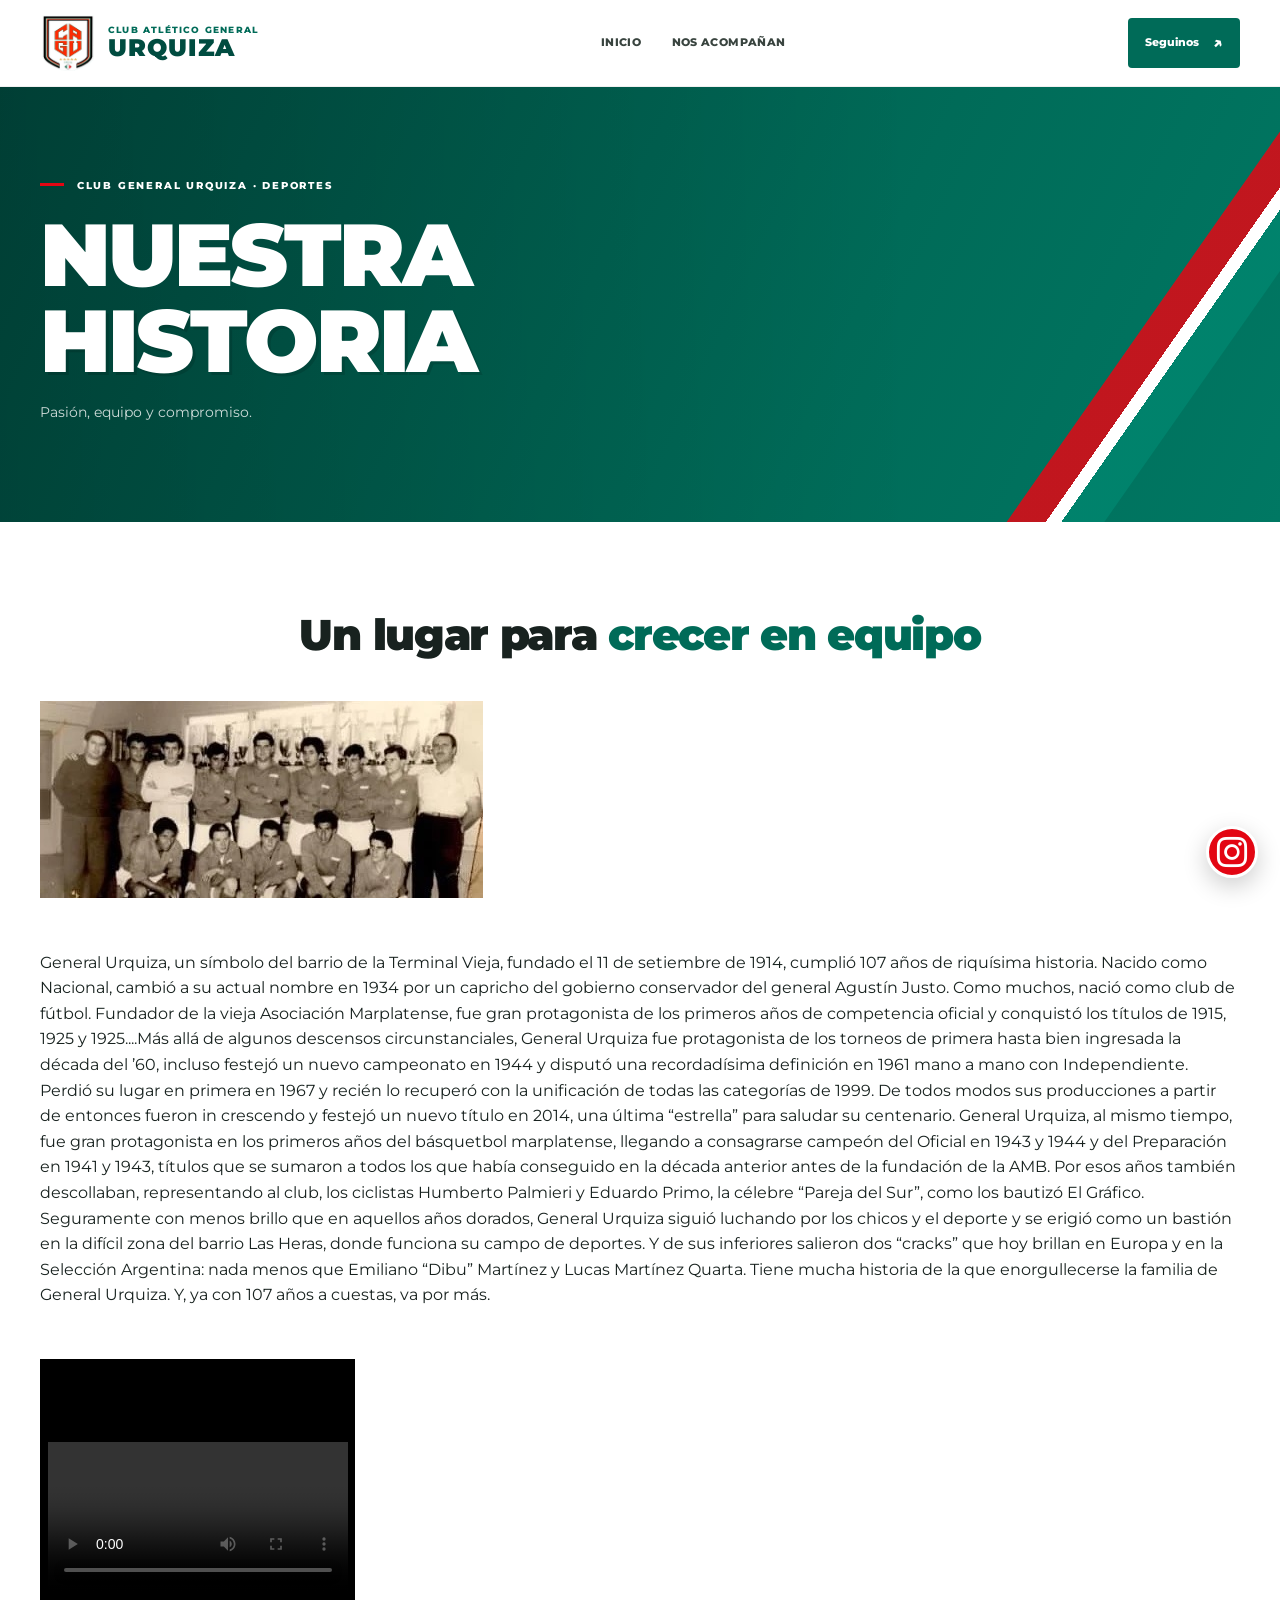
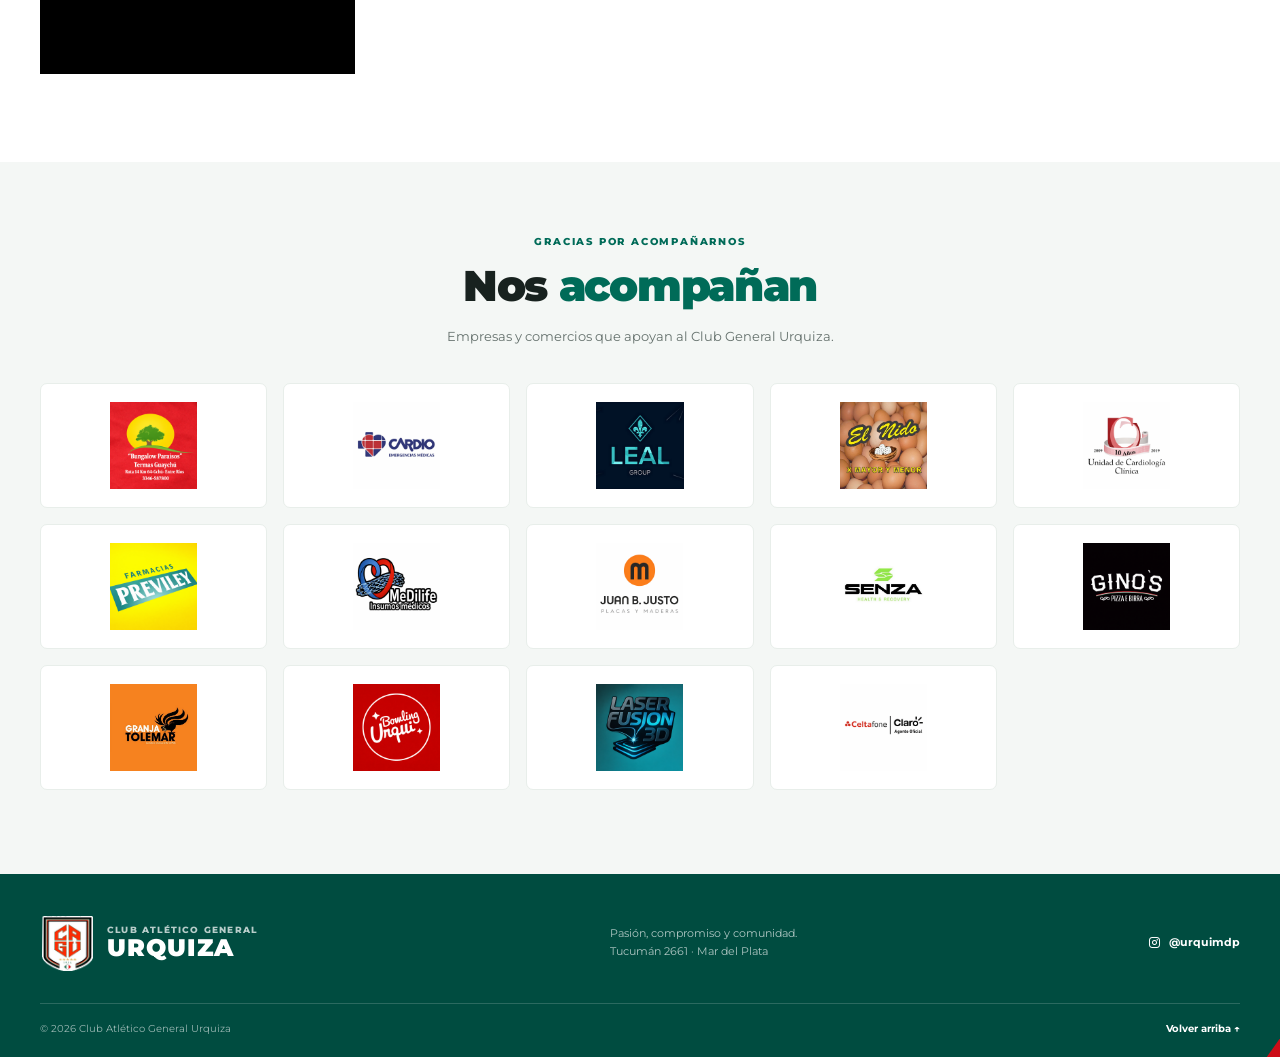
<file: index_historia.html>
<!DOCTYPE html>
<html lang="es">
<head>
  <meta charset="UTF-8">
  <meta name="viewport" content="width=device-width, initial-scale=1.0">
  <meta name="theme-color" content="#006b58">
  <meta name="description" content="Primera Femenino del Club Atlético General Urquiza. Información de entrenamientos, novedades y contacto.">
  <title>Nuestra Historia | Club General Urquiza</title>
  <link rel="preconnect" href="https://fonts.googleapis.com">
  <link rel="preconnect" href="https://fonts.gstatic.com" crossorigin>
  <link href="https://fonts.googleapis.com/css2?family=Montserrat:wght@400;500;600;700;800;900&display=swap" rel="stylesheet">
  <link rel="stylesheet" href="style_actividad1.css">
  <link
  rel="stylesheet"
  href="https://cdn.jsdelivr.net/npm/bootstrap-icons@1.11.3/font/bootstrap-icons.min.css"
>
</head>
<body>
  <header class="site-header" id="inicio">
    <div class="header-inner">
      <a class="brand" href="index.html" aria-label="Club General Urquiza, inicio">
        <img src="Logos/urqnuevo.png" alt="Escudo del Club General Urquiza">
        <span><small>CLUB ATLÉTICO GENERAL</small><strong>URQUIZA</strong></span>
      </a>
      <nav class="main-nav" aria-label="Navegación principal">
        <a href="index.html">Inicio</a>
      <!--  <a href="#equipo">Femenino</a>
        <a href="#novedades">Novedades</a>-->
        <a href="#auspiciantes">Nos acompañan</a>
      </nav>
      <a class="header-cta" href="https://www.instagram.com/urquimdp/" target="_blank" rel="noopener">Seguinos <span>↗</span></a>
    </div>
  </header>

  <main>
    <section class="hero">
      <div class="hero-shape hero-shape-one"></div><div class="hero-shape hero-shape-two"></div>
      <div class="hero-inner">
        <p class="eyebrow"><span></span> CLUB GENERAL URQUIZA · DEPORTES</p>
        <h1>NUESTRA <em>HISTORIA</em></h1>
        <p class="hero-copy">Pasión, equipo y compromiso.</p>
        <!--<a class="button button-light" href="#equipo">Conocé el equipo <span>↓</span></a>-->
      </div>
      <div class="hero-label">#SOMOSURQUIZA</div>
    </section>

    <section class="section team-section" id="equipo">
      <div class="section-heading">
       
        <h2>Un lugar para <span>crecer en equipo</span></h2>
    
      </div>

      
      <img src="imagenes/historia.jpg" alt="">
      <br><br>

      <p>General Urquiza, un símbolo del barrio de la Terminal Vieja, fundado el 11 de setiembre de 1914, cumplió 107 años de riquísima historia.
        Nacido como Nacional, cambió a su actual nombre en 1934 por un capricho del gobierno conservador del general Agustín Justo.
        Como muchos, nació como club de fútbol. Fundador de la vieja Asociación Marplatense, fue gran protagonista de los primeros años de competencia oficial y conquistó los títulos de 1915, 1925 y 1925.<span id="dots">...</span><span id="more">Más allá de algunos descensos circunstanciales, General Urquiza fue protagonista de los torneos de primera hasta bien ingresada la década del ’60, incluso festejó un nuevo campeonato en 1944 y disputó una recordadísima definición en 1961 mano a mano con Independiente.
            Perdió su lugar en primera en 1967 y recién lo recuperó con la unificación de todas las categorías de 1999. De todos modos sus producciones  a partir de entonces fueron in crescendo y festejó un nuevo título en 2014, una última “estrella” para saludar su centenario.
            General Urquiza, al mismo tiempo, fue gran protagonista en los primeros años del básquetbol marplatense, llegando a consagrarse campeón del Oficial en 1943 y 1944 y del Preparación en 1941 y 1943, títulos que se sumaron a todos los que había conseguido en la década anterior antes de la fundación de la AMB.
            Por esos años también descollaban, representando al club, los ciclistas Humberto Palmieri y Eduardo Primo, la célebre “Pareja del Sur”, como los bautizó El Gráfico.
            Seguramente con menos brillo que en aquellos años dorados, General Urquiza siguió luchando por los chicos y el deporte y se erigió como un bastión en la difícil zona del barrio Las Heras, donde funciona su campo de deportes.
            Y de sus inferiores salieron dos “cracks” que hoy brillan en Europa y en la Selección Argentina: nada menos que Emiliano “Dibu” Martínez y Lucas Martínez Quarta.
            Tiene mucha historia de la que enorgullecerse la familia de General Urquiza. Y, ya con 107 años a cuestas, va por más.</span></p>

        <br><br>
        <p></p> 
        <iframe width="315" height="315" src="eventos/dibu cuarta.mp4" frameborder="0" allowfullscreen></iframe>          
        <p></p> 
        
    </section>



    <section class="sponsors-section" id="auspiciantes">
      <div class="section section-sponsors">
        <div class="section-heading"><p class="eyebrow eyebrow-green">GRACIAS POR ACOMPAÑARNOS</p><h2>Nos <span>acompañan</span></h2><p>Empresas y comercios que apoyan al Club General Urquiza.</p></div>
        <div class="sponsors-grid">
          <div class="sponsor-card"><img src="Auspiciantes/cabañas.jpg" alt="Cabañas" loading="lazy"></div>
          <div class="sponsor-card"><img src="Auspiciantes/cardio2.jpg" alt="Cardio" loading="lazy"></div>
          <div class="sponsor-card"><img src="Auspiciantes/lealA.jpg" alt="Leal" loading="lazy"></div>
          <div class="sponsor-card"><img src="Auspiciantes/elnido2.jpg" alt="El Nido" loading="lazy"></div>
          <div class="sponsor-card"><img src="Auspiciantes/unidad.jpg" alt="Unidad" loading="lazy"></div>
          <div class="sponsor-card"><img src="Auspiciantes/previley.jpg" alt="Previley" loading="lazy"></div>
          <div class="sponsor-card"><img src="Auspiciantes/medilife.jpg" alt="Medilife" loading="lazy"></div>
          <div class="sponsor-card"><img src="Auspiciantes/maderera.jpg" alt="Maderera" loading="lazy"></div>
          <div class="sponsor-card"><img src="Auspiciantes/senzaok.jpg" alt="Senza" loading="lazy"></div>
          <div class="sponsor-card"><img src="Auspiciantes/ginos.jpg" alt="Ginos" loading="lazy"></div>
          <div class="sponsor-card"><img src="Auspiciantes/tolemar1.jpg" alt="Tolemar" loading="lazy"></div>
          <div class="sponsor-card"><img src="Auspiciantes/bowling.jpg" alt="Bowling" loading="lazy"></div>
          <div class="sponsor-card"><img src="Auspiciantes/3Dfusion.jpg" alt="3D Fusion" loading="lazy"></div>
          <div class="sponsor-card"><img src="Auspiciantes/claromejorada.jpg" alt="Claromejorada" loading="lazy"></div>
        </div>
      </div>
    </section>
  </main>

  <footer class="site-footer">
    <div class="footer-stripe" aria-hidden="true"></div>
    <div class="footer-inner">
      <a class="footer-brand" href="index.html"><img src="Logos/urqnuevo.png" alt="Escudo del Club General Urquiza"><span><small>CLUB ATLÉTICO GENERAL</small><strong>URQUIZA</strong></span></a>
      <div class="footer-copy"><p>Pasión, compromiso y comunidad.</p><p>Tucumán 2661 · Mar del Plata</p></div>
      <a class="footer-social" href="https://www.instagram.com/urquimdp/" target="_blank" rel="noopener" aria-label="Instagram de Femenino"><i class="bi bi-instagram"></i> @urquimdp</a>
    </div>
    <div class="footer-bottom"><span>© <span id="year"></span> Club Atlético General Urquiza</span><a href="#inicio">Volver arriba ↑</a></div>
  </footer>
  
 <!-- <a class="floating-instagram" href="https://www.instagram.com/urquizafemenino/" target="_blank" rel="noopener" aria-label="Instagram de Urquiza Femenino">◎</a>
  -->
      <a class="floating-instagram" href="https://www.instagram.com/urquimdp/" target="_blank" rel="noopener noreferrer" aria-label="Instagram"><i class="bi bi-instagram"></i></a>
     
     

  <script>document.getElementById('year').textContent = new Date().getFullYear();</script>
</body>
</html>
</file>
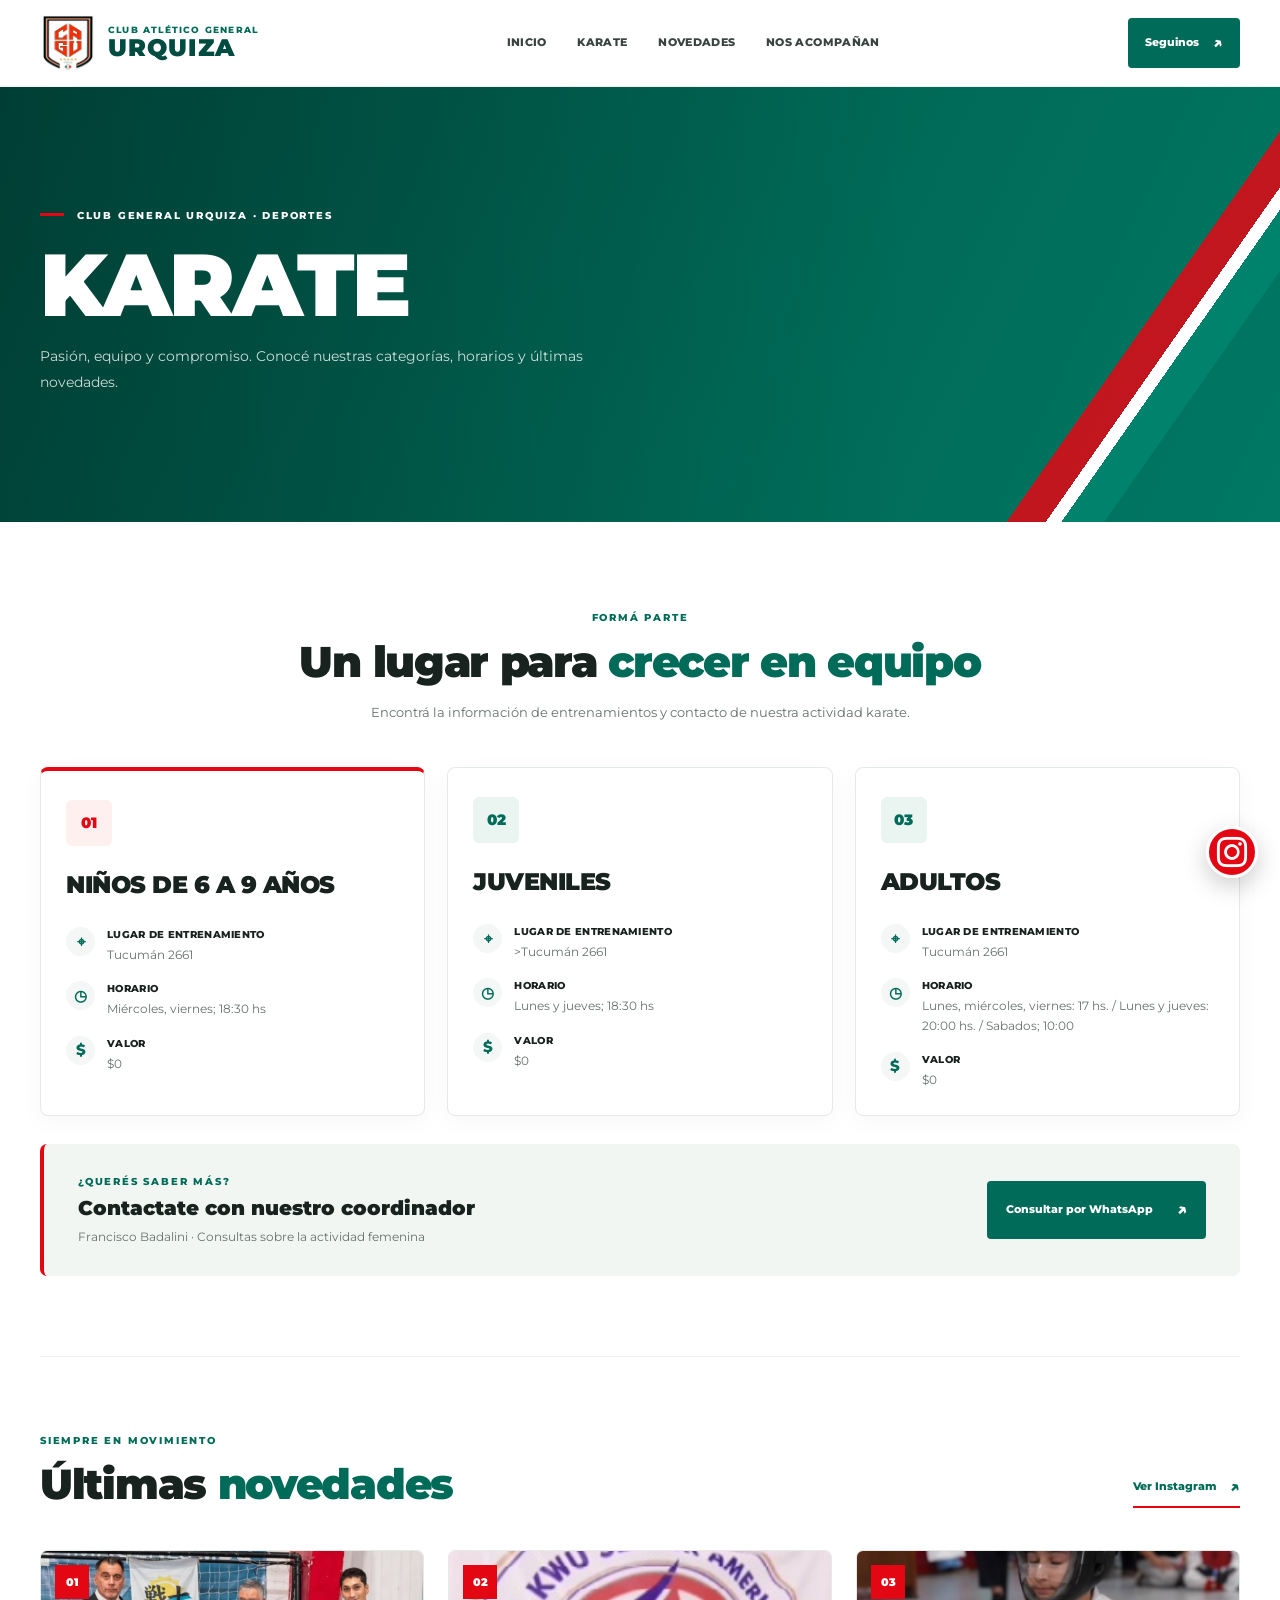
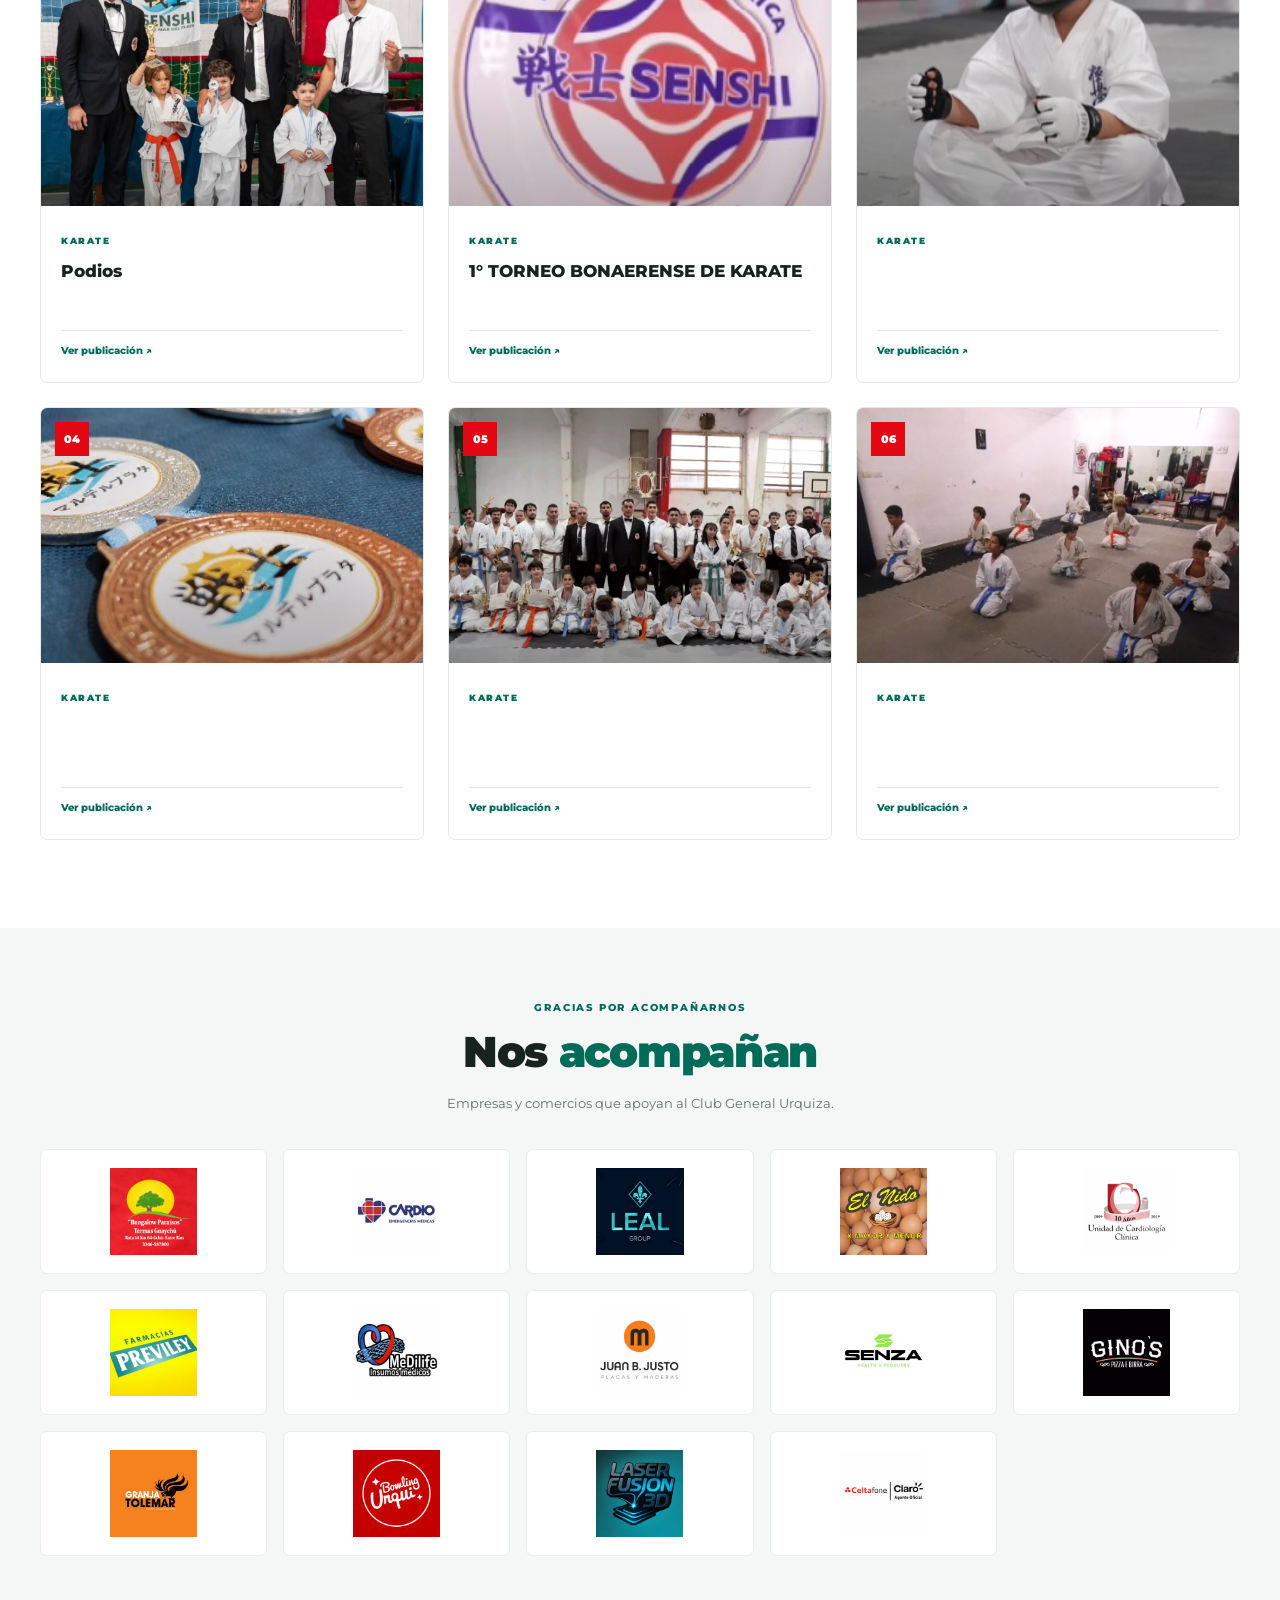
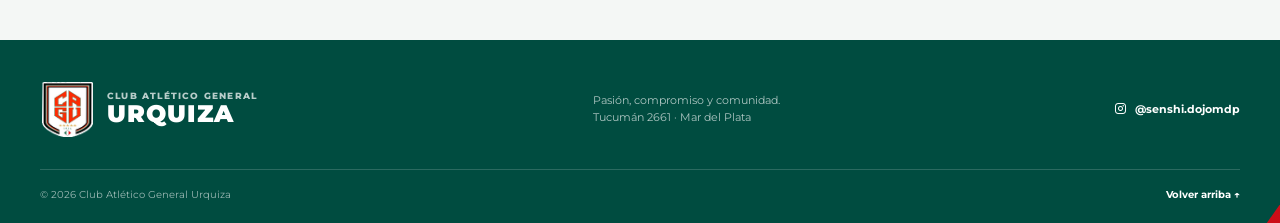
<file: index_Karate.html>
<!DOCTYPE html>
<html lang="es">
<head>
  <meta charset="UTF-8">
  <meta name="viewport" content="width=device-width, initial-scale=1.0">
  <meta name="theme-color" content="#006b58">
  <meta name="description" content="Primera Femenino del Club Atlético General Urquiza. Información de entrenamientos, novedades y contacto.">
  <title>Karate | Club General Urquiza</title>
  <link rel="preconnect" href="https://fonts.googleapis.com">
  <link rel="preconnect" href="https://fonts.gstatic.com" crossorigin>
  <link href="https://fonts.googleapis.com/css2?family=Montserrat:wght@400;500;600;700;800;900&display=swap" rel="stylesheet">
  <link rel="stylesheet" href="style_actividad1.css">
  <link
  rel="stylesheet"
  href="https://cdn.jsdelivr.net/npm/bootstrap-icons@1.11.3/font/bootstrap-icons.min.css"
>
</head>
<body>
  <header class="site-header" id="inicio">
    <div class="header-inner">
      <a class="brand" href="index.html" aria-label="Club General Urquiza, inicio">
        <img src="Logos/urqnuevo.png" alt="Escudo del Club General Urquiza">
        <span><small>CLUB ATLÉTICO GENERAL</small><strong>URQUIZA</strong></span>
      </a>
      <nav class="main-nav" aria-label="Navegación principal">
        <a href="index.html">Inicio</a>
        <a href="#equipo">Karate</a>
        <a href="#novedades">Novedades</a>
        <a href="#auspiciantes">Nos acompañan</a>
      </nav>
      <a class="header-cta" href="http://www.instagram.com/senshi.dojomdp/" target="_blank" rel="noopener">Seguinos <span>↗</span></a>
    </div>
  </header>

  <main>
    <section class="hero">
      <div class="hero-shape hero-shape-one"></div><div class="hero-shape hero-shape-two"></div>
      <div class="hero-inner">
        <p class="eyebrow"><span></span> CLUB GENERAL URQUIZA · DEPORTES</p>
        <h1>KARATE</h1>
        <p class="hero-copy">Pasión, equipo y compromiso. Conocé nuestras categorías, horarios y últimas novedades.</p>
        <!--<a class="button button-light" href="#equipo">Conocé el equipo <span>↓</span></a>-->
      </div>
      <div class="hero-label">#SOMOSURQUIZA</div>
    </section>

    <section class="section team-section" id="equipo">
      <div class="section-heading">
        <p class="eyebrow eyebrow-green">FORMÁ PARTE</p>
        <h2>Un lugar para <span>crecer en equipo</span></h2>
        <p>Encontrá la información de entrenamientos y contacto de nuestra actividad karate.</p>
      </div>
      <div class="category-grid">
        <article class="category-card category-featured">
          <div class="category-icon">01</div><div class="category-tag"></div>
          <h3>NIÑOS DE 6 A 9 AÑOS</h3>
          <ul class="details-list">
            <li><span class="detail-icon">⌖</span><span><b>Lugar de entrenamiento</b>Tucumán 2661</span></li>
            <li><span class="detail-icon">◷</span><span><b>Horario</b>Miércoles, viernes; 18:30 hs</span></li>
            <li><span class="detail-icon">$</span><span><b>Valor</b>$0</span></li>
          </ul>
        </article>

        <article class="category-card">
          <div class="category-icon">02</div><div class="category-tag"></div>
          <h3>JUVENILES</h3>
          <ul class="details-list">
            <li><span class="detail-icon">⌖</span><span><b>Lugar de entrenamiento</b>>Tucumán 2661</span></li>
            <li><span class="detail-icon">◷</span><span><b>Horario</b>Lunes y jueves; 18:30 hs</span></li>
            <li><span class="detail-icon">$</span><span><b>Valor</b>$0</span></li>
          </ul>
        </article>

        <article class="category-card">
          <div class="category-icon">03</div><div class="category-tag"></div>
          <h3>ADULTOS</h3>
          <ul class="details-list">
            <li><span class="detail-icon">⌖</span><span><b>Lugar de entrenamiento</b>Tucumán 2661</span></li>
            <li><span class="detail-icon">◷</span><span><b>Horario</b>Lunes, miércoles, viernes: 17 hs. / Lunes y jueves: 20:00 hs. / Sabados; 10:00 </span></li>
            <li><span class="detail-icon">$</span><span><b>Valor</b>$0</span></li>
          </ul>
        </article>
      </div>
      <div class="contact-banner">
        <div><p class="eyebrow">¿QUERÉS SABER MÁS?</p><h3>Contactate con nuestro coordinador</h3><p>Francisco Badalini · Consultas sobre la actividad femenina</p></div>
        <a class="button button-green" href="https://wa.me/5492236363151?text=Hola%2C%20quiero%20consultar%20por%20Karate%20del%20Club%20General%20Urquiza" target="_blank" rel="noopener">Consultar por WhatsApp <span>↗</span></a>
      </div>
    </section>

    <section class="section news-section" id="novedades">
      <div class="section-heading section-heading-row">
        <div><p class="eyebrow eyebrow-green">SIEMPRE EN MOVIMIENTO</p><h2>Últimas <span>novedades</span></h2></div>
        <a class="text-link" href="https://www.instagram.com/urquizafemenino/" target="_blank" rel="noopener">Ver Instagram <span>↗</span></a>
      </div>
      <div class="news-grid">
        <a class="news-card" href="https://www.instagram.com/p/DXWyRx3FZQP/?utm_source=ig_web_copy_link&igsh=MzRlODBiNWFlZA==" target="_blank" rel="noopener"><div class="news-image"><img src="Karate/Noticias/01/01.jpg" alt="Felicitaciones por el debut en quinta división" loading="lazy"><span class="news-number">01</span></div><div class="news-content"><span class="news-category">KARATE</span><h3>Podios</h3><span class="news-more">Ver publicación ↗</span></div></a>
        <a class="news-card" href="https://www.instagram.com/reel/DXKEeI2AboO/?utm_source=ig_web_copy_link&igsh=MzRlODBiNWFlZA==" target="_blank" rel="noopener"><div class="news-image"><img src="Karate/Noticias/02/02.jpg" alt="Entre Rio Cup" loading="lazy"><span class="news-number">02</span></div><div class="news-content"><span class="news-category">KARATE</span><h3>1° TORNEO BONAERENSE DE KARATE</h3><span class="news-more">Ver publicación ↗</span></div></a>
        <a class="news-card" href="https://www.instagram.com/reel/DXIJN6cCYad/?utm_source=ig_web_copy_link&igsh=MzRlODBiNWFlZA==" target="_blank" rel="noopener"><div class="news-image"><img src="Karate/Noticias/03/03.jpg" alt="Urqui de pie" loading="lazy"><span class="news-number">03</span></div><div class="news-content"><span class="news-category">KARATE</span><h3></h3><span class="news-more">Ver publicación ↗</span></div></a>
        <a class="news-card" href="https://www.instagram.com/reel/DXDO_7WASqZ/?utm_source=ig_web_copy_link&igsh=MzRlODBiNWFlZA==" target="_blank" rel="noopener"><div class="news-image"><img src="Karate/Noticias/04/04.jpg" alt="Hoy juega Urqui" loading="lazy"><span class="news-number">04</span></div><div class="news-content"><span class="news-category">KARATE</span><h3></h3><span class="news-more">Ver publicación ↗</span></div></a>
        <a class="news-card" href="https://www.instagram.com/p/DXDNj_8lcLE/?utm_source=ig_web_copy_link&igsh=MzRlODBiNWFlZA==" target="_blank" rel="noopener"><div class="news-image"><img src="Karate/Noticias/05/05.jpg" alt="Charla de nutrición" loading="lazy"><span class="news-number">05</span></div><div class="news-content"><span class="news-category">KARATE</span><h3></h3><span class="news-more">Ver publicación ↗</span></div></a>
        <a class="news-card" href="https://www.instagram.com/p/DV8q5AJASar/?utm_source=ig_web_copy_link&igsh=MzRlODBiNWFlZA==" target="_blank" rel="noopener"><div class="news-image"><img src="Karate/Noticias/06/06.jpg" alt="Charla de nutrición a cargo de Victoria Montero Serra" loading="lazy"><span class="news-number">06</span></div><div class="news-content"><span class="news-category">KARATE</span><h3></h3><span class="news-more">Ver publicación ↗</span></div></a>
      </div>
    </section>

    <section class="sponsors-section" id="auspiciantes">
      <div class="section section-sponsors">
        <div class="section-heading"><p class="eyebrow eyebrow-green">GRACIAS POR ACOMPAÑARNOS</p><h2>Nos <span>acompañan</span></h2><p>Empresas y comercios que apoyan al Club General Urquiza.</p></div>
        <div class="sponsors-grid">
          <div class="sponsor-card"><img src="Auspiciantes/cabañas.jpg" alt="Cabañas" loading="lazy"></div>
          <div class="sponsor-card"><img src="Auspiciantes/cardio2.jpg" alt="Cardio" loading="lazy"></div>
          <div class="sponsor-card"><img src="Auspiciantes/lealA.jpg" alt="Leal" loading="lazy"></div>
          <div class="sponsor-card"><img src="Auspiciantes/elnido2.jpg" alt="El Nido" loading="lazy"></div>
          <div class="sponsor-card"><img src="Auspiciantes/unidad.jpg" alt="Unidad" loading="lazy"></div>
          <div class="sponsor-card"><img src="Auspiciantes/previley.jpg" alt="Previley" loading="lazy"></div>
          <div class="sponsor-card"><img src="Auspiciantes/medilife.jpg" alt="Medilife" loading="lazy"></div>
          <div class="sponsor-card"><img src="Auspiciantes/maderera.jpg" alt="Maderera" loading="lazy"></div>
          <div class="sponsor-card"><img src="Auspiciantes/senzaok.jpg" alt="Senza" loading="lazy"></div>
          <div class="sponsor-card"><img src="Auspiciantes/ginos.jpg" alt="Ginos" loading="lazy"></div>
          <div class="sponsor-card"><img src="Auspiciantes/tolemar1.jpg" alt="Tolemar" loading="lazy"></div>
          <div class="sponsor-card"><img src="Auspiciantes/bowling.jpg" alt="Bowling" loading="lazy"></div>
          <div class="sponsor-card"><img src="Auspiciantes/3Dfusion.jpg" alt="3D Fusion" loading="lazy"></div>
          <div class="sponsor-card"><img src="Auspiciantes/claromejorada.jpg" alt="Claromejorada" loading="lazy"></div>
        </div>
      </div>
    </section>
  </main>

  <footer class="site-footer">
    <div class="footer-stripe" aria-hidden="true"></div>
    <div class="footer-inner">
      <a class="footer-brand" href="index.html"><img src="Logos/urqnuevo.png" alt="Escudo del Club General Urquiza"><span><small>CLUB ATLÉTICO GENERAL</small><strong>URQUIZA</strong></span></a>
      <div class="footer-copy"><p>Pasión, compromiso y comunidad.</p><p>Tucumán 2661 · Mar del Plata</p></div>
      <a class="footer-social" href="http://www.instagram.com/senshi.dojomdp/" target="_blank" rel="noopener" aria-label="Instagram de Femenino"><i class="bi bi-instagram"></i> @senshi.dojomdp</a>
    </div>
    <div class="footer-bottom"><span>© <span id="year"></span> Club Atlético General Urquiza</span><a href="#inicio">Volver arriba ↑</a></div>
  </footer>
  
 <!-- <a class="floating-instagram" href="https://www.instagram.com/urquizafemenino/" target="_blank" rel="noopener" aria-label="Instagram de Urquiza Femenino">◎</a>
  -->
      <a class="floating-instagram" href="http://www.instagram.com/senshi.dojomdp/" target="_blank" rel="noopener noreferrer" aria-label="Instagram"><i class="bi bi-instagram"></i></a>
     
     

  <script>document.getElementById('year').textContent = new Date().getFullYear();</script>
</body>
</html>
</file>
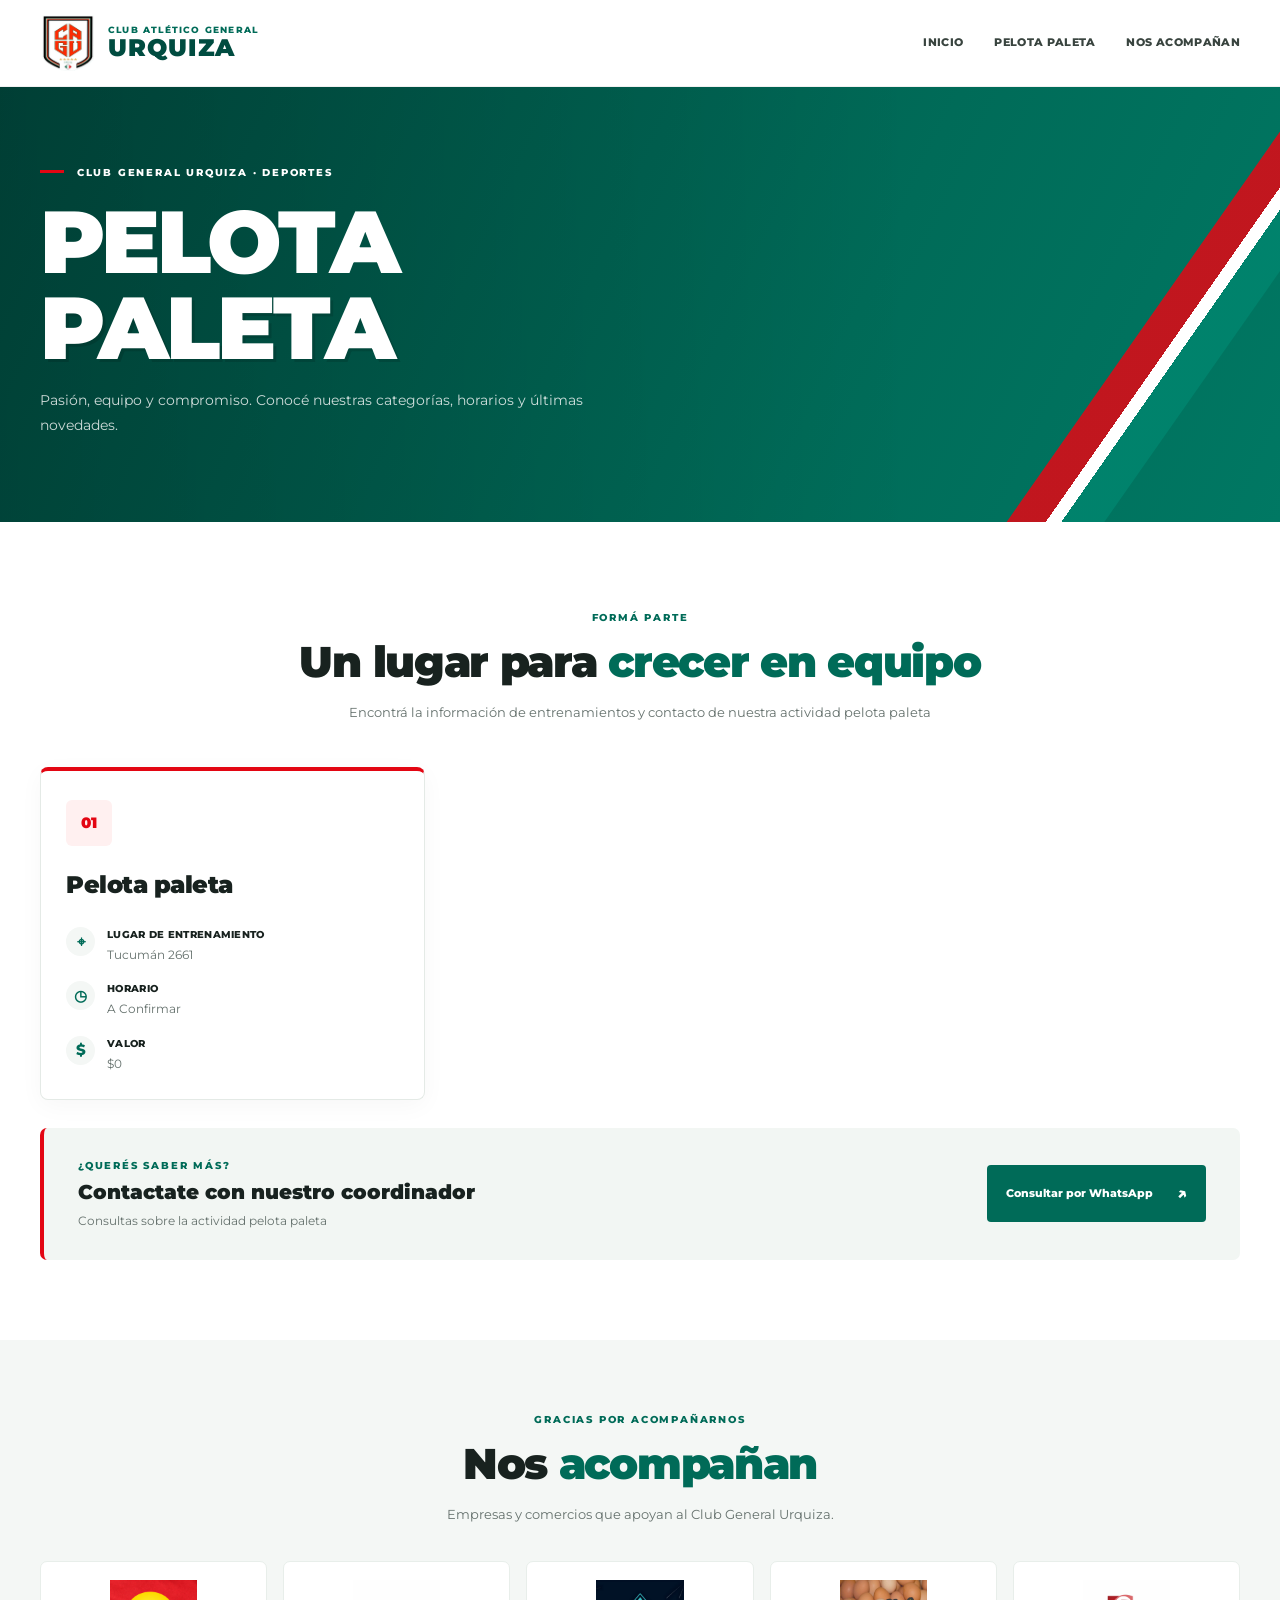
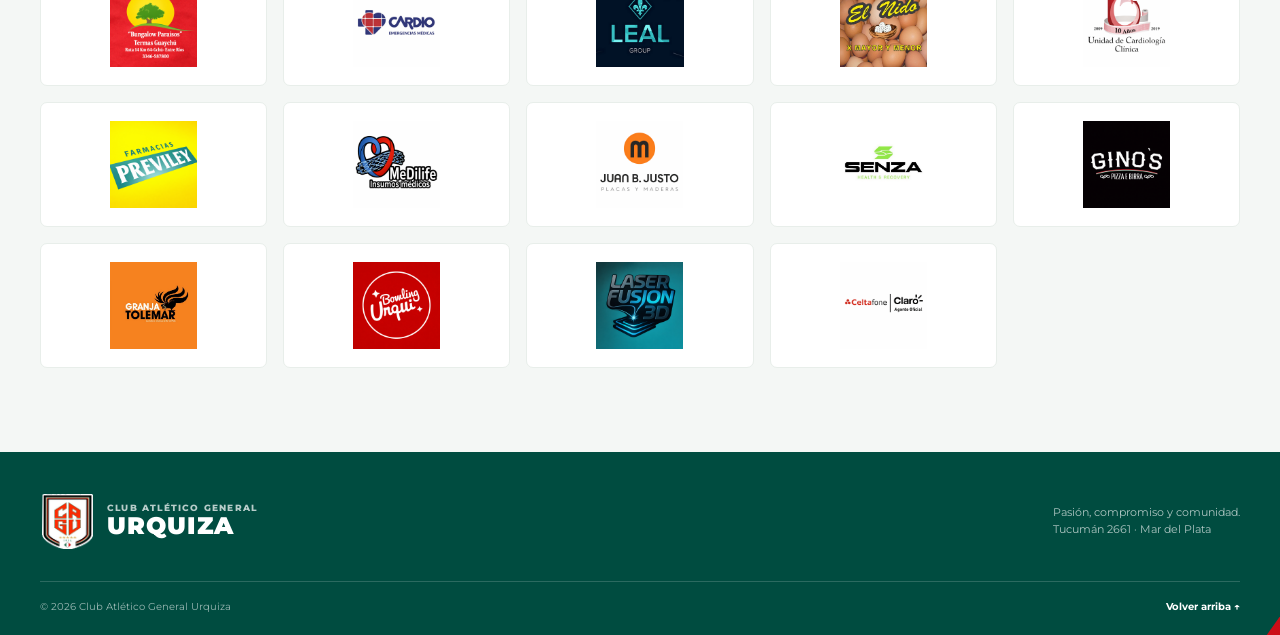
<file: index_pelota_paleta.html>
<!DOCTYPE html>
<html lang="es">
<head>
  <meta charset="UTF-8">
  <meta name="viewport" content="width=device-width, initial-scale=1.0">
  <meta name="theme-color" content="#006b58">
  <meta name="description" content="Primera Femenino del Club Atlético General Urquiza. Información de entrenamientos, novedades y contacto.">
  <title>Pelota Paleta | Club General Urquiza</title>
  <link rel="preconnect" href="https://fonts.googleapis.com">
  <link rel="preconnect" href="https://fonts.gstatic.com" crossorigin>
  <link href="https://fonts.googleapis.com/css2?family=Montserrat:wght@400;500;600;700;800;900&display=swap" rel="stylesheet">
  <link rel="stylesheet" href="style_actividad1.css">
  <link
  rel="stylesheet"
  href="https://cdn.jsdelivr.net/npm/bootstrap-icons@1.11.3/font/bootstrap-icons.min.css"
>
</head>
<body>
  <header class="site-header" id="inicio">
    <div class="header-inner">
      <a class="brand" href="index.html" aria-label="Club General Urquiza, inicio">
        <img src="Logos/urqnuevo.png" alt="Escudo del Club General Urquiza">
        <span><small>CLUB ATLÉTICO GENERAL</small><strong>URQUIZA</strong></span>
      </a>
      <nav class="main-nav" aria-label="Navegación principal">
        <a href="index.html">Inicio</a>
        <a href="#equipo">Pelota Paleta</a>
        <!--<a href="#novedades">Novedades</a>-->
        <a href="#auspiciantes">Nos acompañan</a>
      </nav>
     <!--<a class="header-cta" href="https://www.instagram.com/urquizafemenino/" target="_blank" rel="noopener">Seguinos <span>↗</span></a>--> 
    </div>
  </header>

  <main>
    <section class="hero">
      <div class="hero-shape hero-shape-one"></div><div class="hero-shape hero-shape-two"></div>
      <div class="hero-inner">
        <p class="eyebrow"><span></span> CLUB GENERAL URQUIZA · DEPORTES</p>
        <h1>PELOTA <em>PALETA</em></h1>
        <p class="hero-copy">Pasión, equipo y compromiso. Conocé nuestras categorías, horarios y últimas novedades.</p>
        <!--<a class="button button-light" href="#equipo">Conocé el equipo <span>↓</span></a>-->
      </div>
      <div class="hero-label">#SOMOSURQUIZA</div>
    </section>

    <section class="section team-section" id="equipo">
      <div class="section-heading">
        <p class="eyebrow eyebrow-green">FORMÁ PARTE</p>
        <h2>Un lugar para <span>crecer en equipo</span></h2>
        <p>Encontrá la información de entrenamientos y contacto de nuestra actividad pelota paleta</p>
      </div>
      <div class="category-grid">
        <article class="category-card category-featured">
          <div class="category-icon">01</div><div class="category-tag"></div>
          <h3>Pelota paleta</h3>
          <ul class="details-list">
            <li><span class="detail-icon">⌖</span><span><b>Lugar de entrenamiento</b>Tucumán 2661</span></li>
            <li><span class="detail-icon">◷</span><span><b>Horario</b>A Confirmar</span></li>
            <li><span class="detail-icon">$</span><span><b>Valor</b>$0</span></li>
          </ul>
        </article>
<!--        <article class="category-card">
          <div class="category-icon">02</div><div class="category-tag">FORMACIÓN</div>
          <h3>Inferiores</h3>
          <ul class="details-list">
            <li><span class="detail-icon">⌖</span><span><b>Lugar de entrenamiento</b>San Francisco de Asís 7297</span></li>
            <li><span class="detail-icon">◷</span><span><b>Horario</b>Martes, miércoles y jueves · 18:30 a 20:00</span></li>
            <li><span class="detail-icon">$</span><span><b>Valor</b>$0</span></li>
          </ul>
        </article>
        <article class="category-card">
          <div class="category-icon">03</div><div class="category-tag">PRIMEROS PASOS</div>
          <h3>Escuelita</h3>
          <ul class="details-list">
            <li><span class="detail-icon">⌖</span><span><b>Lugar de entrenamiento</b>Tucumán 2661</span></li>
            <li><span class="detail-icon">◷</span><span><b>Horario</b>A confirmar</span></li>
            <li><span class="detail-icon">$</span><span><b>Valor</b>$0</span></li>
          </ul>
        </article>-->
      </div>
      <div class="contact-banner">
        <div><p class="eyebrow">¿QUERÉS SABER MÁS?</p><h3>Contactate con nuestro coordinador</h3><p>Consultas sobre la actividad pelota paleta</p></div>
        <a class="button button-green" href="https://wa.me/5492234464280?text=Hola%2C%20quiero%20consultar%20por%20Pelota paleta%20del%20Club%20General%20Urquiza" target="_blank" rel="noopener">Consultar por WhatsApp <span>↗</span></a>
      </div>
    </section>

 <!--  <section class="section news-section" id="novedades">
      <div class="section-heading section-heading-row">
        <div><p class="eyebrow eyebrow-green">SIEMPRE EN MOVIMIENTO</p><h2>Últimas <span>novedades</span></h2></div>
        <a class="text-link" href="https://www.instagram.com/urquizafemenino/" target="_blank" rel="noopener">Ver Instagram <span>↗</span></a>
      </div>
      <div class="news-grid">
        <a class="news-card" href="https://www.instagram.com/p/DVe1rB_DG5n/" target="_blank" rel="noopener"><div class="news-image"><img src="Primera_Femenino/Noticias/01/01.jpg" alt="Felicitaciones por el debut en quinta división" loading="lazy"><span class="news-number">01</span></div><div class="news-content"><span class="news-category">FEMENINO</span><h3>Un club no vive solo</h3><span class="news-more">Ver publicación ↗</span></div></a>
        <a class="news-card" href="https://www.instagram.com/p/DRzs7nsjgJS/" target="_blank" rel="noopener"><div class="news-image"><img src="Primera_Femenino/Noticias/02/02.jpg" alt="Entre Rio Cup" loading="lazy"><span class="news-number">02</span></div><div class="news-content"><span class="news-category">FEMENINO</span><h3>Entre Rio Cup</h3><span class="news-more">Ver publicación ↗</span></div></a>
        <a class="news-card" href="https://www.instagram.com/p/DXaPwFDjmUN/" target="_blank" rel="noopener"><div class="news-image"><img src="Primera_Femenino/Noticias/03/03.jpg" alt="Urqui de pie" loading="lazy"><span class="news-number">03</span></div><div class="news-content"><span class="news-category">FEMENINO</span><h3>Urqui de pie</h3><span class="news-more">Ver publicación ↗</span></div></a>
        <a class="news-card" href="https://www.instagram.com/p/DMjTFqhO7fu/" target="_blank" rel="noopener"><div class="news-image"><img src="Primera_Femenino/Noticias/04/04.jpg" alt="Hoy juega Urqui" loading="lazy"><span class="news-number">04</span></div><div class="news-content"><span class="news-category">FEMENINO</span><h3>¡Hoy juega Urqui!</h3><span class="news-more">Ver publicación ↗</span></div></a>
        <a class="news-card" href="Primera_Femenino/Noticias/05/nota/SITIO-EN-CONSTRUCCION.jpg" target="_blank" rel="noopener"><div class="news-image"><img src="Primera_Femenino/Noticias/05/05.jpg" alt="Charla de nutrición" loading="lazy"><span class="news-number">05</span></div><div class="news-content"><span class="news-category">FEMENINO</span><h3>Charla de nutrición</h3><span class="news-more">Ver publicación ↗</span></div></a>
        <a class="news-card" href="https://www.instagram.com/p/DO93La5jiO1/" target="_blank" rel="noopener"><div class="news-image"><img src="Primera_Femenino/Noticias/06/06.jpg" alt="Charla de nutrición a cargo de Victoria Montero Serra" loading="lazy"><span class="news-number">06</span></div><div class="news-content"><span class="news-category">FEMENINO</span><h3>Charla de nutrición con Victoria Montero Serra</h3><span class="news-more">Ver publicación ↗</span></div></a>
      </div>
    </section>
--> 

    <section class="sponsors-section" id="auspiciantes">
      <div class="section section-sponsors">
        <div class="section-heading"><p class="eyebrow eyebrow-green">GRACIAS POR ACOMPAÑARNOS</p><h2>Nos <span>acompañan</span></h2><p>Empresas y comercios que apoyan al Club General Urquiza.</p></div>
        <div class="sponsors-grid">
          <div class="sponsor-card"><img src="Auspiciantes/cabañas.jpg" alt="Cabañas" loading="lazy"></div>
          <div class="sponsor-card"><img src="Auspiciantes/cardio2.jpg" alt="Cardio" loading="lazy"></div>
          <div class="sponsor-card"><img src="Auspiciantes/lealA.jpg" alt="Leal" loading="lazy"></div>
          <div class="sponsor-card"><img src="Auspiciantes/elnido2.jpg" alt="El Nido" loading="lazy"></div>
          <div class="sponsor-card"><img src="Auspiciantes/unidad.jpg" alt="Unidad" loading="lazy"></div>
          <div class="sponsor-card"><img src="Auspiciantes/previley.jpg" alt="Previley" loading="lazy"></div>
          <div class="sponsor-card"><img src="Auspiciantes/medilife.jpg" alt="Medilife" loading="lazy"></div>
          <div class="sponsor-card"><img src="Auspiciantes/maderera.jpg" alt="Maderera" loading="lazy"></div>
          <div class="sponsor-card"><img src="Auspiciantes/senzaok.jpg" alt="Senza" loading="lazy"></div>
          <div class="sponsor-card"><img src="Auspiciantes/ginos.jpg" alt="Ginos" loading="lazy"></div>
          <div class="sponsor-card"><img src="Auspiciantes/tolemar1.jpg" alt="Tolemar" loading="lazy"></div>
          <div class="sponsor-card"><img src="Auspiciantes/bowling.jpg" alt="Bowling" loading="lazy"></div>
          <div class="sponsor-card"><img src="Auspiciantes/3Dfusion.jpg" alt="3D Fusion" loading="lazy"></div>
          <div class="sponsor-card"><img src="Auspiciantes/claromejorada.jpg" alt="Claromejorada" loading="lazy"></div>
        </div>
      </div>
    </section>
  </main>

  <footer class="site-footer">
    <div class="footer-stripe" aria-hidden="true"></div>
    <div class="footer-inner">
      <a class="footer-brand" href="index.html"><img src="Logos/urqnuevo.png" alt="Escudo del Club General Urquiza"><span><small>CLUB ATLÉTICO GENERAL</small><strong>URQUIZA</strong></span></a>
      <div class="footer-copy"><p>Pasión, compromiso y comunidad.</p><p>Tucumán 2661 · Mar del Plata</p></div>
    <!--  <a class="footer-social" href="https://www.instagram.com/urquizafemenino/" target="_blank" rel="noopener" aria-label="Instagram de Femenino"><i class="bi bi-instagram"></i> @urquizafemenino</a>-->
    </div>
    <div class="footer-bottom"><span>© <span id="year"></span> Club Atlético General Urquiza</span><a href="#inicio">Volver arriba ↑</a></div>
  </footer>
  
 <!-- <a class="floating-instagram" href="https://www.instagram.com/urquizafemenino/" target="_blank" rel="noopener" aria-label="Instagram de Urquiza Femenino">◎</a>
  -->
   <!--   <a class="floating-instagram" href="https://www.instagram.com/urquizafemenino/" target="_blank" rel="noopener noreferrer" aria-label="Instagram"><i class="bi bi-instagram"></i></a>-->
     
     

  <script>document.getElementById('year').textContent = new Date().getFullYear();</script>
</body>
</html>
</file>
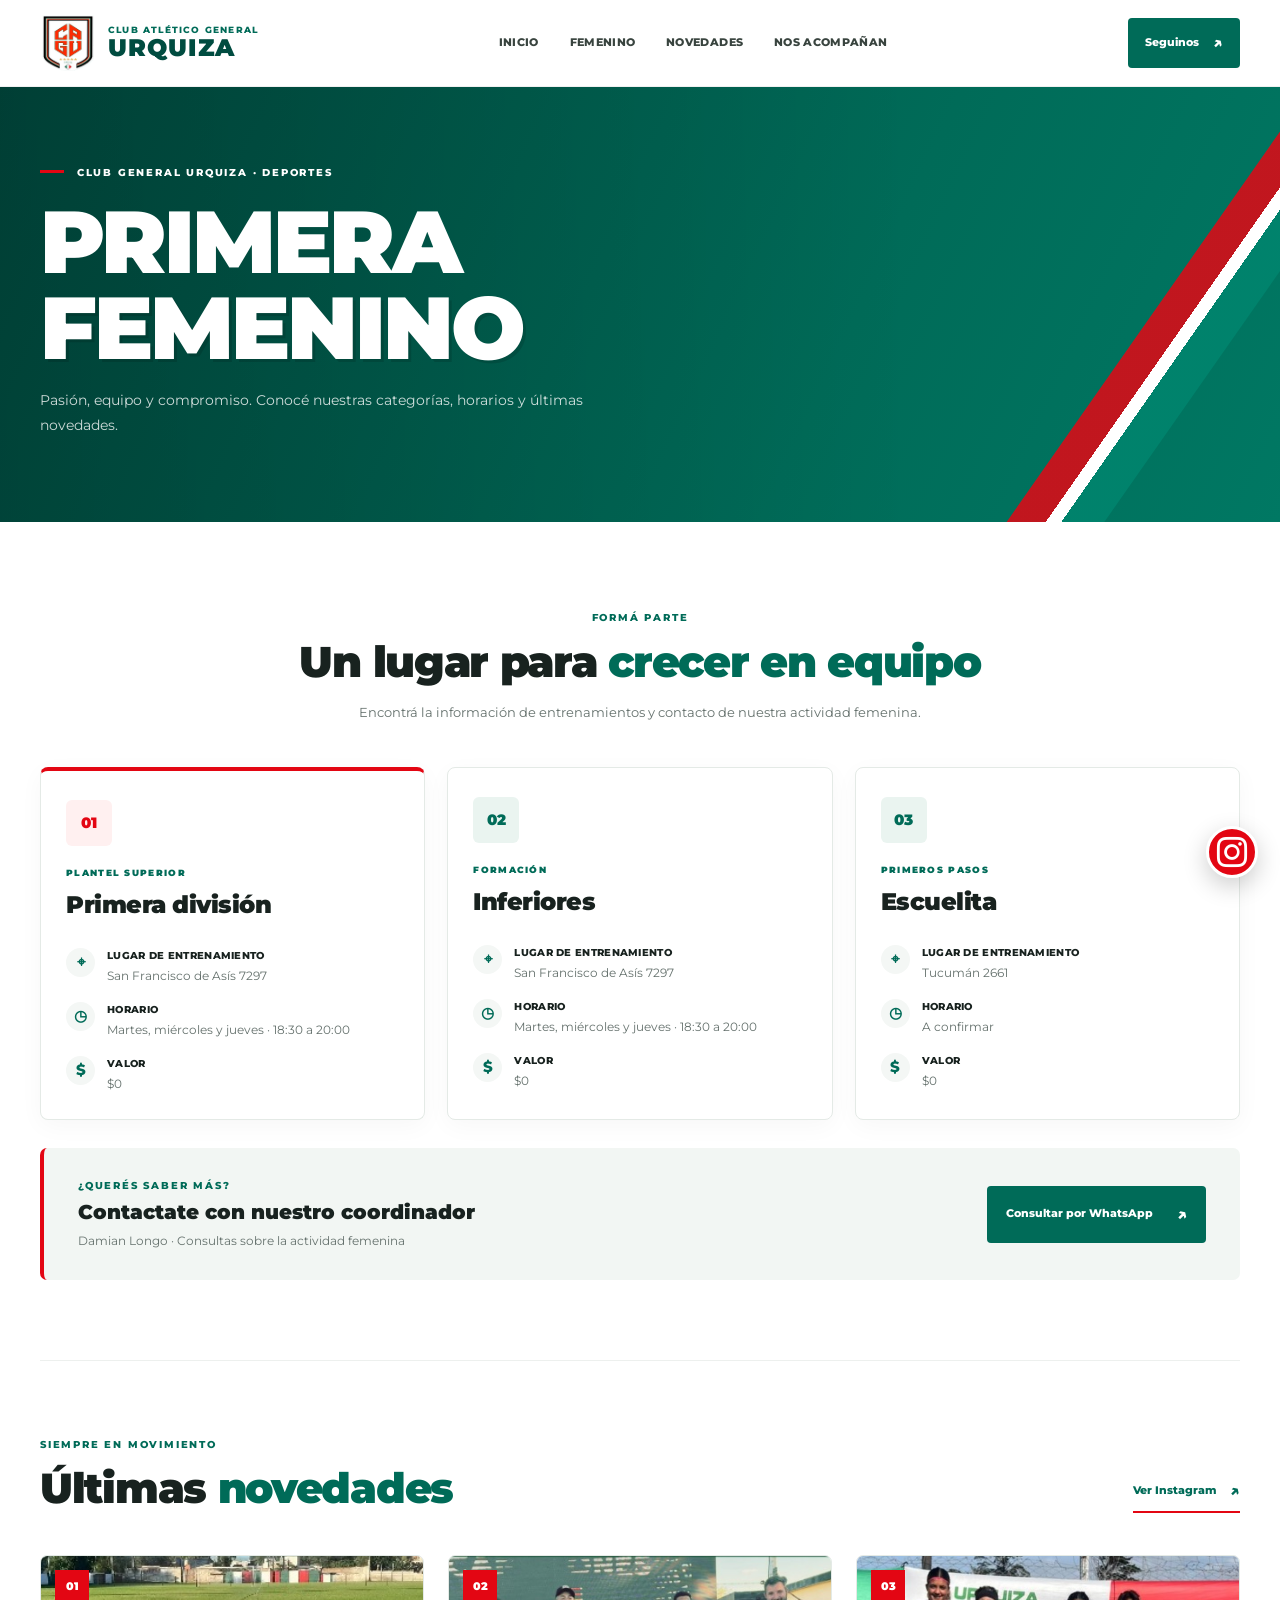
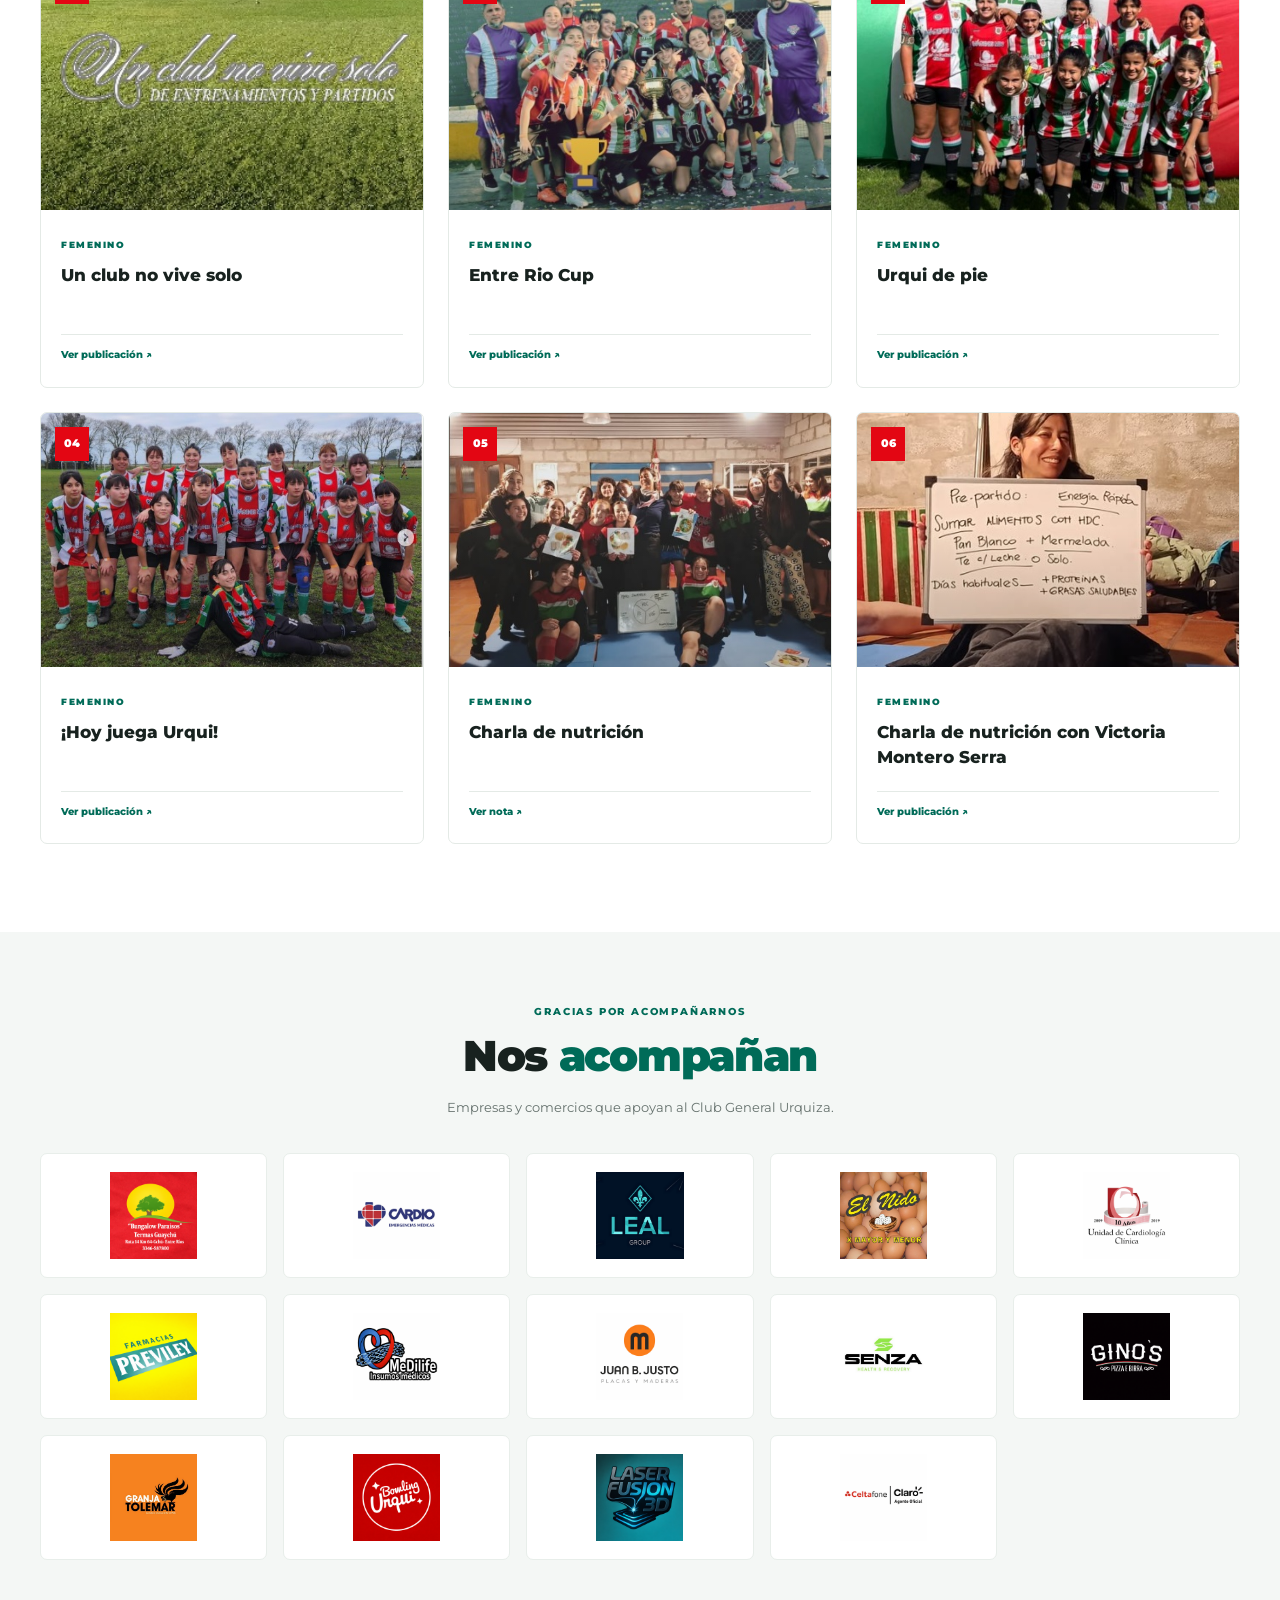
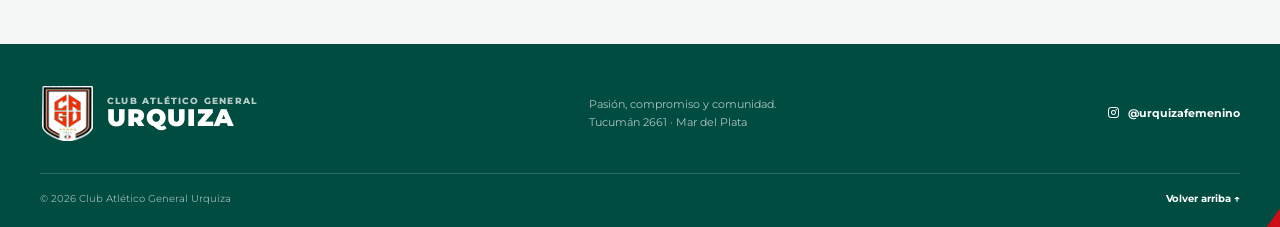
<file: index_Primera_femenino.html>
<!DOCTYPE html>
<html lang="es">
<head>
  <meta charset="UTF-8">
  <meta name="viewport" content="width=device-width, initial-scale=1.0">
  <meta name="theme-color" content="#006b58">
  <meta name="description" content="Primera Femenino del Club Atlético General Urquiza. Información de entrenamientos, novedades y contacto.">
  <title>Primera Femenino | Club General Urquiza</title>
  <link rel="preconnect" href="https://fonts.googleapis.com">
  <link rel="preconnect" href="https://fonts.gstatic.com" crossorigin>
  <link href="https://fonts.googleapis.com/css2?family=Montserrat:wght@400;500;600;700;800;900&display=swap" rel="stylesheet">
  <link rel="stylesheet" href="style_actividad1.css">
  <link
  rel="stylesheet"
  href="https://cdn.jsdelivr.net/npm/bootstrap-icons@1.11.3/font/bootstrap-icons.min.css"
>
</head>
<body>
  <header class="site-header" id="inicio">
    <div class="header-inner">
      <a class="brand" href="index.html" aria-label="Club General Urquiza, inicio">
        <img src="Logos/urqnuevo.png" alt="Escudo del Club General Urquiza">
        <span><small>CLUB ATLÉTICO GENERAL</small><strong>URQUIZA</strong></span>
      </a>
      <nav class="main-nav" aria-label="Navegación principal">
        <a href="index.html">Inicio</a>
        <a href="#equipo">Femenino</a>
        <a href="#novedades">Novedades</a>
        <a href="#auspiciantes">Nos acompañan</a>
      </nav>
      <a class="header-cta" href="https://www.instagram.com/urquizafemenino/" target="_blank" rel="noopener">Seguinos <span>↗</span></a>
    </div>
  </header>

  <main>
    <section class="hero">
      <div class="hero-shape hero-shape-one"></div><div class="hero-shape hero-shape-two"></div>
      <div class="hero-inner">
        <p class="eyebrow"><span></span> CLUB GENERAL URQUIZA · DEPORTES</p>
        <h1>PRIMERA <em>FEMENINO</em></h1>
        <p class="hero-copy">Pasión, equipo y compromiso. Conocé nuestras categorías, horarios y últimas novedades.</p>
        <!--<a class="button button-light" href="#equipo">Conocé el equipo <span>↓</span></a>-->
      </div>
      <div class="hero-label">#SOMOSURQUIZA</div>
    </section>

    <section class="section team-section" id="equipo">
      <div class="section-heading">
        <p class="eyebrow eyebrow-green">FORMÁ PARTE</p>
        <h2>Un lugar para <span>crecer en equipo</span></h2>
        <p>Encontrá la información de entrenamientos y contacto de nuestra actividad femenina.</p>
      </div>
      <div class="category-grid">
        <article class="category-card category-featured">
          <div class="category-icon">01</div><div class="category-tag">PLANTEL SUPERIOR</div>
          <h3>Primera división</h3>
          <ul class="details-list">
            <li><span class="detail-icon">⌖</span><span><b>Lugar de entrenamiento</b>San Francisco de Asís 7297</span></li>
            <li><span class="detail-icon">◷</span><span><b>Horario</b>Martes, miércoles y jueves · 18:30 a 20:00</span></li>
            <li><span class="detail-icon">$</span><span><b>Valor</b>$0</span></li>
          </ul>
        </article>
        <article class="category-card">
          <div class="category-icon">02</div><div class="category-tag">FORMACIÓN</div>
          <h3>Inferiores</h3>
          <ul class="details-list">
            <li><span class="detail-icon">⌖</span><span><b>Lugar de entrenamiento</b>San Francisco de Asís 7297</span></li>
            <li><span class="detail-icon">◷</span><span><b>Horario</b>Martes, miércoles y jueves · 18:30 a 20:00</span></li>
            <li><span class="detail-icon">$</span><span><b>Valor</b>$0</span></li>
          </ul>
        </article>
        <article class="category-card">
          <div class="category-icon">03</div><div class="category-tag">PRIMEROS PASOS</div>
          <h3>Escuelita</h3>
          <ul class="details-list">
            <li><span class="detail-icon">⌖</span><span><b>Lugar de entrenamiento</b>Tucumán 2661</span></li>
            <li><span class="detail-icon">◷</span><span><b>Horario</b>A confirmar</span></li>
            <li><span class="detail-icon">$</span><span><b>Valor</b>$0</span></li>
          </ul>
        </article>
      </div>
      <div class="contact-banner">
        <div><p class="eyebrow">¿QUERÉS SABER MÁS?</p><h3>Contactate con nuestro coordinador</h3><p>Damian Longo · Consultas sobre la actividad femenina</p></div>
        <a class="button button-green" href="https://wa.me/5492613038664?text=Hola%2C%20quiero%20consultar%20por%20Femenino%20del%20Club%20General%20Urquiza" target="_blank" rel="noopener">Consultar por WhatsApp <span>↗</span></a>
      </div>
    </section>

    <section class="section news-section" id="novedades">
      <div class="section-heading section-heading-row">
        <div><p class="eyebrow eyebrow-green">SIEMPRE EN MOVIMIENTO</p><h2>Últimas <span>novedades</span></h2></div>
        <a class="text-link" href="https://www.instagram.com/urquizafemenino/" target="_blank" rel="noopener">Ver Instagram <span>↗</span></a>
      </div>
      <div class="news-grid">
        <a class="news-card" href="https://www.instagram.com/p/DVe1rB_DG5n/" target="_blank" rel="noopener"><div class="news-image"><img src="Primera_Femenino/Noticias/01/01.jpg" alt="Felicitaciones por el debut en quinta división" loading="lazy"><span class="news-number">01</span></div><div class="news-content"><span class="news-category">FEMENINO</span><h3>Un club no vive solo</h3><span class="news-more">Ver publicación ↗</span></div></a>
        <a class="news-card" href="https://www.instagram.com/p/DRzs7nsjgJS/" target="_blank" rel="noopener"><div class="news-image"><img src="Primera_Femenino/Noticias/02/02.jpg" alt="Entre Rio Cup" loading="lazy"><span class="news-number">02</span></div><div class="news-content"><span class="news-category">FEMENINO</span><h3>Entre Rio Cup</h3><span class="news-more">Ver publicación ↗</span></div></a>
        <a class="news-card" href="https://www.instagram.com/p/DXaPwFDjmUN/" target="_blank" rel="noopener"><div class="news-image"><img src="Primera_Femenino/Noticias/03/03.jpg" alt="Urqui de pie" loading="lazy"><span class="news-number">03</span></div><div class="news-content"><span class="news-category">FEMENINO</span><h3>Urqui de pie</h3><span class="news-more">Ver publicación ↗</span></div></a>
        <a class="news-card" href="https://www.instagram.com/p/DMjTFqhO7fu/" target="_blank" rel="noopener"><div class="news-image"><img src="Primera_Femenino/Noticias/04/04.jpg" alt="Hoy juega Urqui" loading="lazy"><span class="news-number">04</span></div><div class="news-content"><span class="news-category">FEMENINO</span><h3>¡Hoy juega Urqui!</h3><span class="news-more">Ver publicación ↗</span></div></a>
        <a class="news-card" href="Primera_Femenino/Noticias/05/nota/SITIO-EN-CONSTRUCCION.jpg"><div class="news-image"><img src="Primera_Femenino/Noticias/05/05.jpg" alt="Charla de nutrición" loading="lazy"><span class="news-number">05</span></div><div class="news-content"><span class="news-category">FEMENINO</span><h3>Charla de nutrición</h3><span class="news-more">Ver nota ↗</span></div></a>
        <a class="news-card" href="https://www.instagram.com/p/DO93La5jiO1/" target="_blank" rel="noopener"><div class="news-image"><img src="Primera_Femenino/Noticias/06/06.jpg" alt="Charla de nutrición a cargo de Victoria Montero Serra" loading="lazy"><span class="news-number">06</span></div><div class="news-content"><span class="news-category">FEMENINO</span><h3>Charla de nutrición con Victoria Montero Serra</h3><span class="news-more">Ver publicación ↗</span></div></a>
      </div>
    </section>

    <section class="sponsors-section" id="auspiciantes">
      <div class="section section-sponsors">
        <div class="section-heading"><p class="eyebrow eyebrow-green">GRACIAS POR ACOMPAÑARNOS</p><h2>Nos <span>acompañan</span></h2><p>Empresas y comercios que apoyan al Club General Urquiza.</p></div>
        <div class="sponsors-grid">
          <div class="sponsor-card"><img src="Auspiciantes/cabañas.jpg" alt="Cabañas" loading="lazy"></div>
          <div class="sponsor-card"><img src="Auspiciantes/cardio2.jpg" alt="Cardio" loading="lazy"></div>
          <div class="sponsor-card"><img src="Auspiciantes/lealA.jpg" alt="Leal" loading="lazy"></div>
          <div class="sponsor-card"><img src="Auspiciantes/elnido2.jpg" alt="El Nido" loading="lazy"></div>
          <div class="sponsor-card"><img src="Auspiciantes/unidad.jpg" alt="Unidad" loading="lazy"></div>
          <div class="sponsor-card"><img src="Auspiciantes/previley.jpg" alt="Previley" loading="lazy"></div>
          <div class="sponsor-card"><img src="Auspiciantes/medilife.jpg" alt="Medilife" loading="lazy"></div>
          <div class="sponsor-card"><img src="Auspiciantes/maderera.jpg" alt="Maderera" loading="lazy"></div>
          <div class="sponsor-card"><img src="Auspiciantes/senzaok.jpg" alt="Senza" loading="lazy"></div>
          <div class="sponsor-card"><img src="Auspiciantes/ginos.jpg" alt="Ginos" loading="lazy"></div>
          <div class="sponsor-card"><img src="Auspiciantes/tolemar1.jpg" alt="Tolemar" loading="lazy"></div>
          <div class="sponsor-card"><img src="Auspiciantes/bowling.jpg" alt="Bowling" loading="lazy"></div>
          <div class="sponsor-card"><img src="Auspiciantes/3Dfusion.jpg" alt="3D Fusion" loading="lazy"></div>
          <div class="sponsor-card"><img src="Auspiciantes/claromejorada.jpg" alt="Claromejorada" loading="lazy"></div>
        </div>
      </div>
    </section>
  </main>

  <footer class="site-footer">
    <div class="footer-stripe" aria-hidden="true"></div>
    <div class="footer-inner">
      <a class="footer-brand" href="index.html"><img src="Logos/urqnuevo.png" alt="Escudo del Club General Urquiza"><span><small>CLUB ATLÉTICO GENERAL</small><strong>URQUIZA</strong></span></a>
      <div class="footer-copy"><p>Pasión, compromiso y comunidad.</p><p>Tucumán 2661 · Mar del Plata</p></div>
      <a class="footer-social" href="https://www.instagram.com/urquizafemenino/" target="_blank" rel="noopener" aria-label="Instagram de Femenino"><i class="bi bi-instagram"></i> @urquizafemenino</a>
    </div>
    <div class="footer-bottom"><span>© <span id="year"></span> Club Atlético General Urquiza</span><a href="#inicio">Volver arriba ↑</a></div>
  </footer>
  
 <!-- <a class="floating-instagram" href="https://www.instagram.com/urquizafemenino/" target="_blank" rel="noopener" aria-label="Instagram de Urquiza Femenino">◎</a>
  -->
      <a class="floating-instagram" href="https://www.instagram.com/urquizafemenino/" target="_blank" rel="noopener noreferrer" aria-label="Instagram"><i class="bi bi-instagram"></i></a>
     
     

  <script>document.getElementById('year').textContent = new Date().getFullYear();</script>
</body>
</html>
</file>
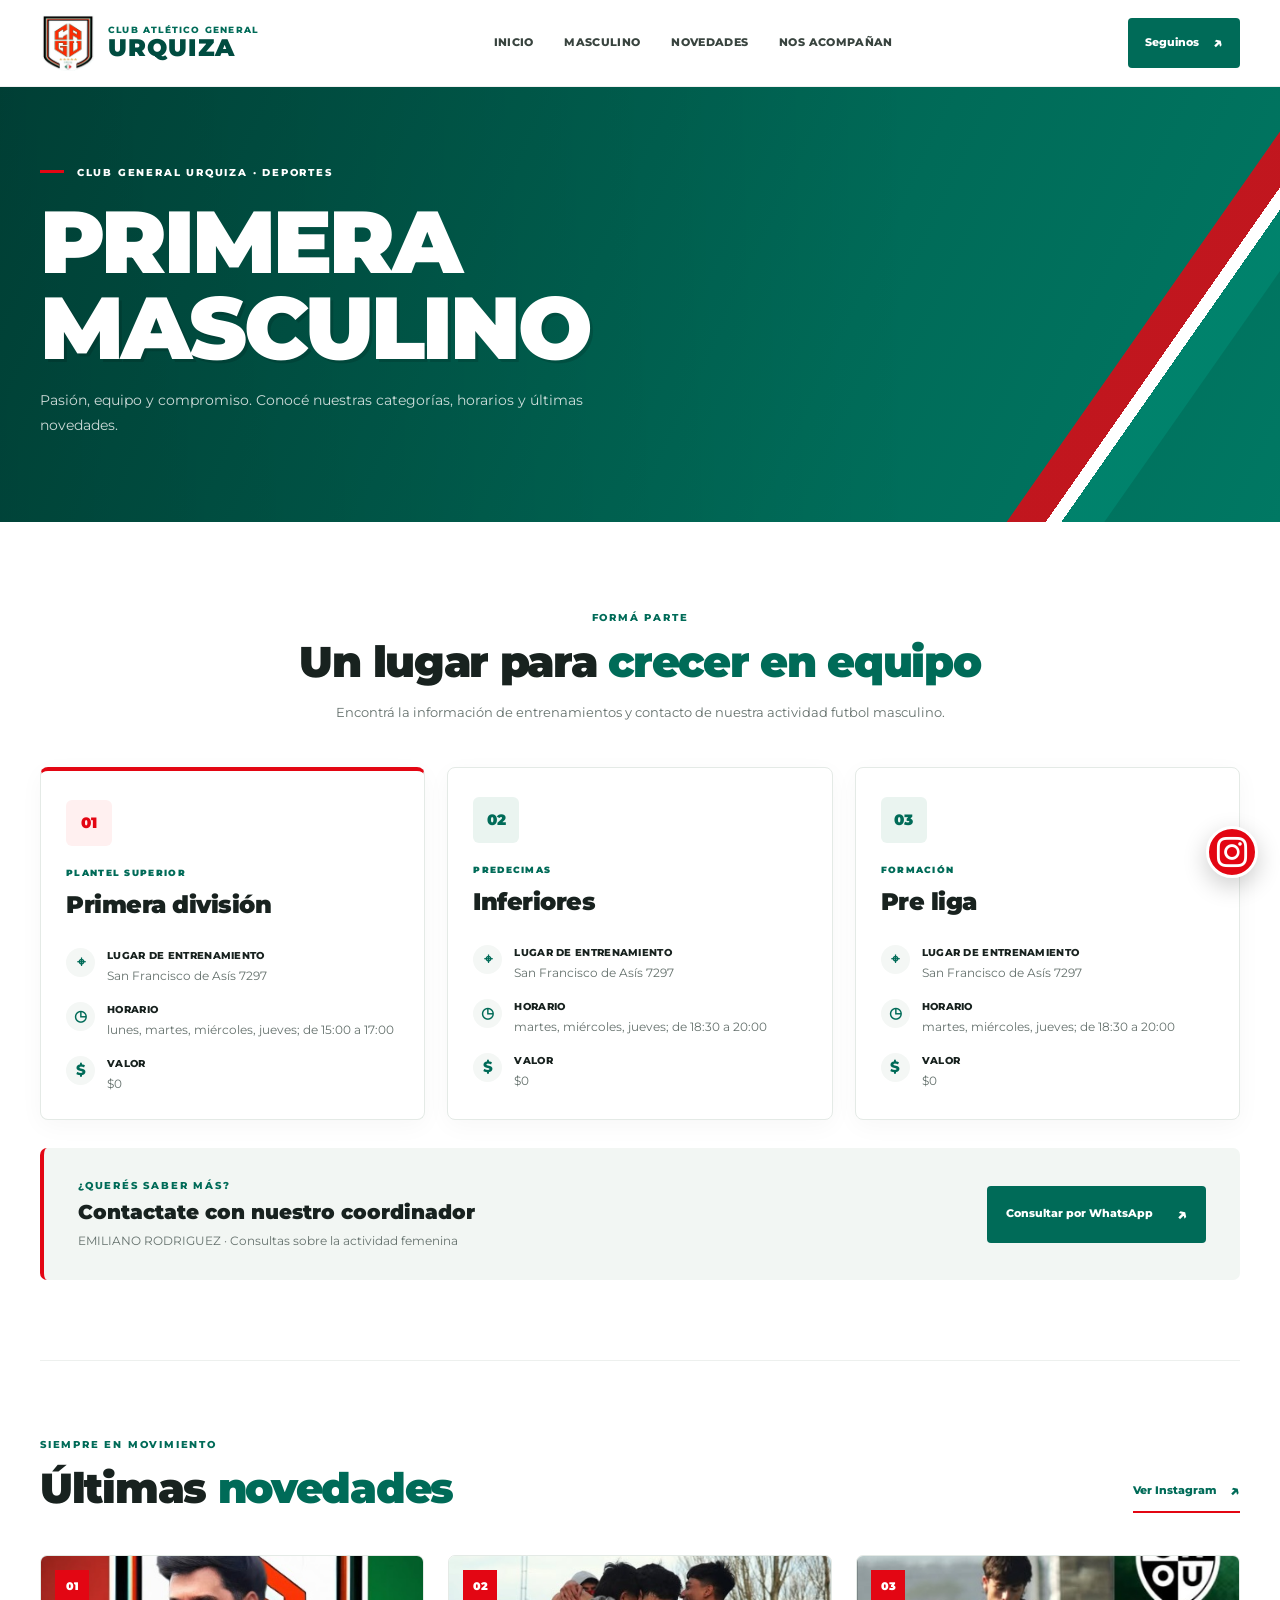
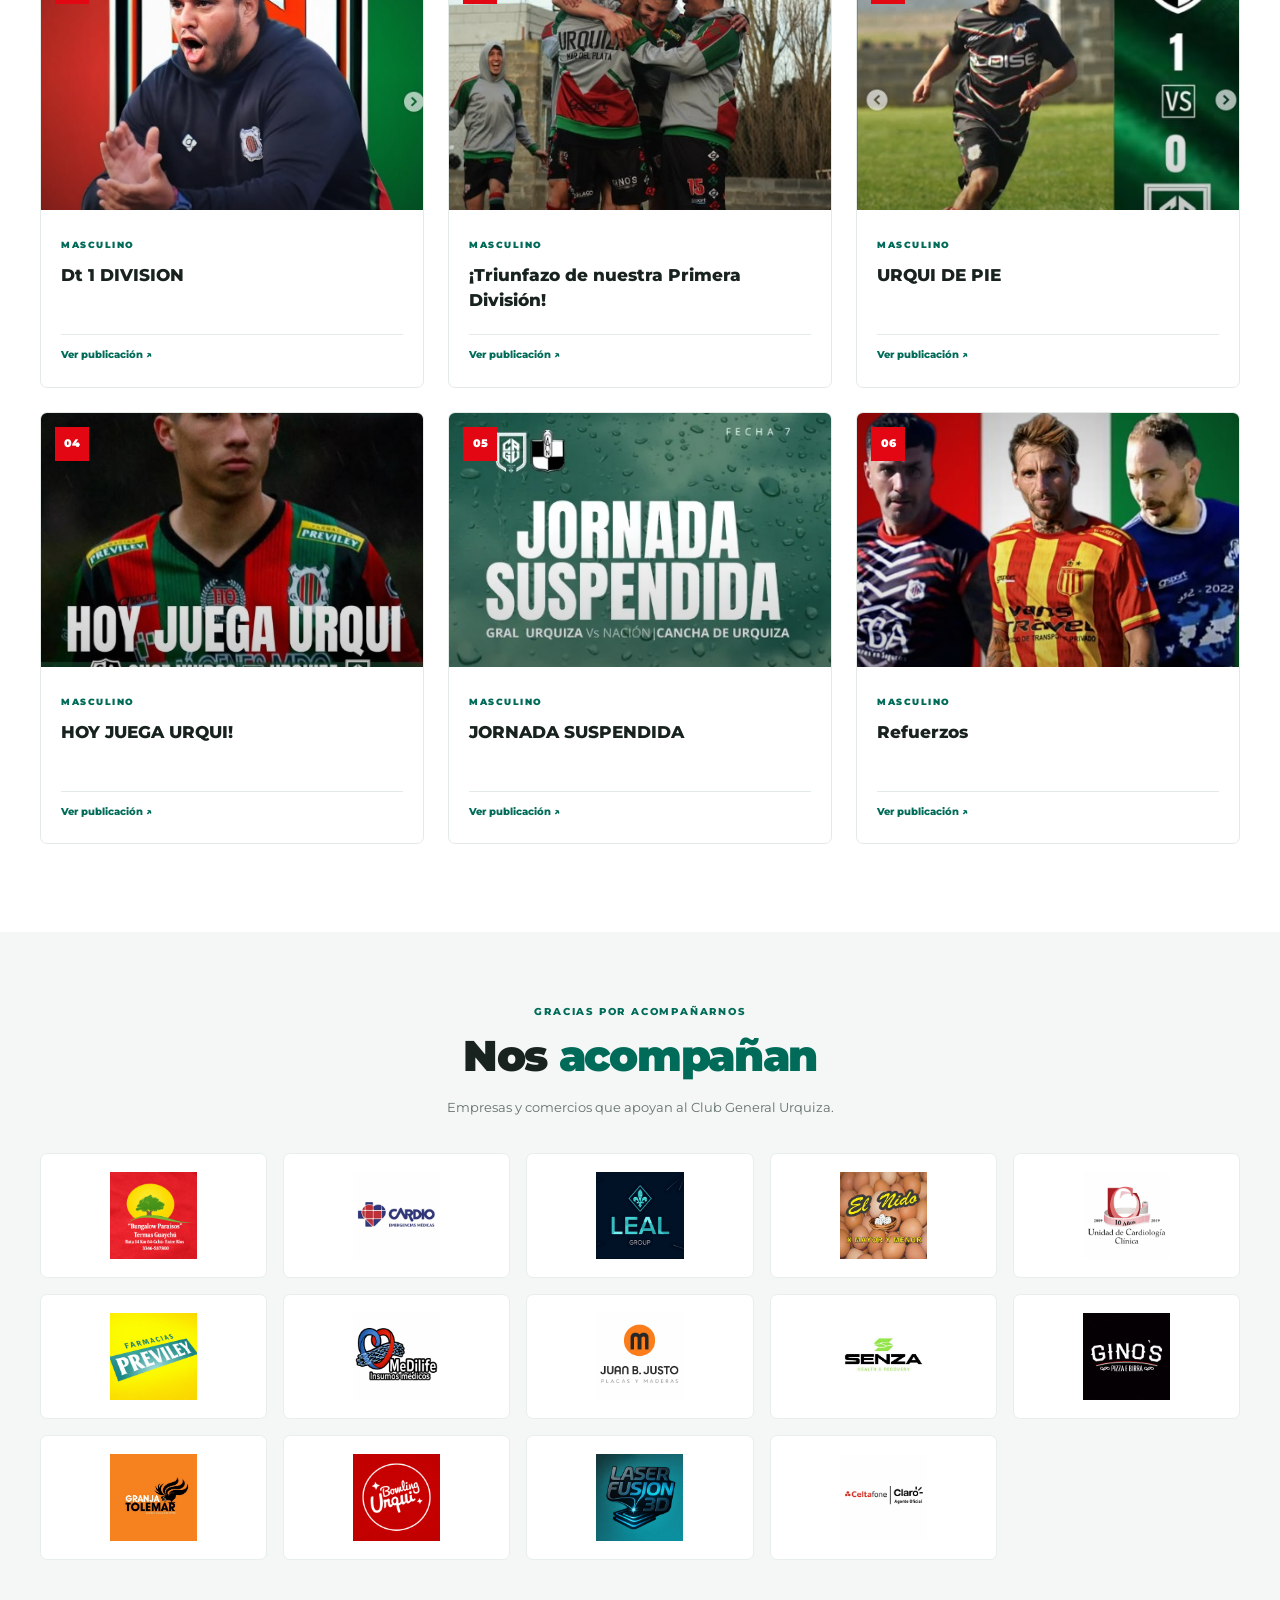
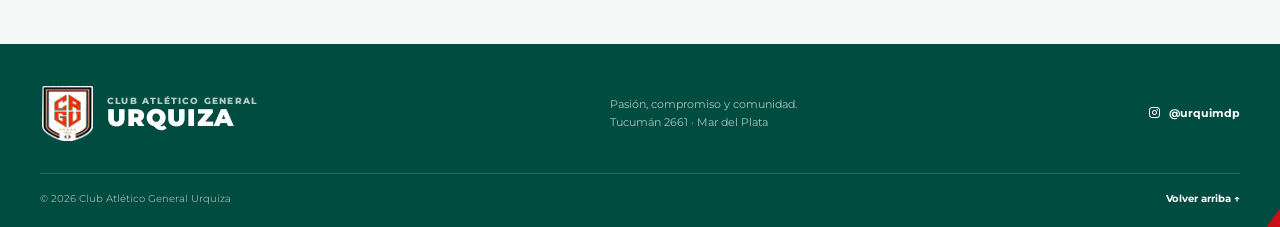
<file: index_Primera_masculino.html>
<!DOCTYPE html>
<html lang="es">
<head>
  <meta charset="UTF-8">
  <meta name="viewport" content="width=device-width, initial-scale=1.0">
  <meta name="theme-color" content="#006b58">
  <meta name="description" content="Primera Femenino del Club Atlético General Urquiza. Información de entrenamientos, novedades y contacto.">
  <title>Primera Masculino | Club General Urquiza</title>
  <link rel="preconnect" href="https://fonts.googleapis.com">
  <link rel="preconnect" href="https://fonts.gstatic.com" crossorigin>
  <link href="https://fonts.googleapis.com/css2?family=Montserrat:wght@400;500;600;700;800;900&display=swap" rel="stylesheet">
  <link rel="stylesheet" href="style_actividad1.css">
  <link
  rel="stylesheet"
  href="https://cdn.jsdelivr.net/npm/bootstrap-icons@1.11.3/font/bootstrap-icons.min.css"
>
</head>
<body>
  <header class="site-header" id="inicio">
    <div class="header-inner">
      <a class="brand" href="index.html" aria-label="Club General Urquiza, inicio">
        <img src="Logos/urqnuevo.png" alt="Escudo del Club General Urquiza">
        <span><small>CLUB ATLÉTICO GENERAL</small><strong>URQUIZA</strong></span>
      </a>
      <nav class="main-nav" aria-label="Navegación principal">
        <a href="index.html">Inicio</a>
        <a href="#equipo">Masculino</a>
        <a href="#novedades">Novedades</a>
        <a href="#auspiciantes">Nos acompañan</a>
      </nav>
      <a class="header-cta" href="http://www.instagram.com/urquimdp/" target="_blank" rel="noopener">Seguinos <span>↗</span></a>
    </div>
  </header>

  <main>
    <section class="hero">
      <div class="hero-shape hero-shape-one"></div><div class="hero-shape hero-shape-two"></div>
      <div class="hero-inner">
        <p class="eyebrow"><span></span> CLUB GENERAL URQUIZA · DEPORTES</p>
        <h1>PRIMERA <em>MASCULINO</em></h1>
        <p class="hero-copy">Pasión, equipo y compromiso. Conocé nuestras categorías, horarios y últimas novedades.</p>
        <!--<a class="button button-light" href="#equipo">Conocé el equipo <span>↓</span></a>-->
      </div>
      <div class="hero-label">#SOMOSURQUIZA</div>
    </section>

    <section class="section team-section" id="equipo">
      <div class="section-heading">
        <p class="eyebrow eyebrow-green">FORMÁ PARTE</p>
        <h2>Un lugar para <span>crecer en equipo</span></h2>
        <p>Encontrá la información de entrenamientos y contacto de nuestra actividad futbol masculino.</p>
      </div>
      <div class="category-grid">
        <article class="category-card category-featured">
          <div class="category-icon">01</div><div class="category-tag">PLANTEL SUPERIOR</div>
          <h3>Primera división</h3>
          <ul class="details-list">
            <li><span class="detail-icon">⌖</span><span><b>Lugar de entrenamiento</b>San Francisco de Asís 7297</span></li>
            <li><span class="detail-icon">◷</span><span><b>Horario</b>lunes, martes, miércoles, jueves; de 15:00 a 17:00</span></li>
            <li><span class="detail-icon">$</span><span><b>Valor</b>$0</span></li>
          </ul>
        </article>
        <article class="category-card">
          <div class="category-icon">02</div><div class="category-tag">PREDECIMAS</div>
          <h3>Inferiores</h3>
          <ul class="details-list">
            <li><span class="detail-icon">⌖</span><span><b>Lugar de entrenamiento</b>San Francisco de Asís 7297</span></li>
            <li><span class="detail-icon">◷</span><span><b>Horario</b>martes, miércoles, jueves; de 18:30 a 20:00</span></li>
            <li><span class="detail-icon">$</span><span><b>Valor</b>$0</span></li>
          </ul>
        </article>
        <article class="category-card">
          <div class="category-icon">03</div><div class="category-tag">FORMACIÓN</div>
          <h3>Pre liga</h3>
          <ul class="details-list">
            <li><span class="detail-icon">⌖</span><span><b>Lugar de entrenamiento</b>San Francisco de Asís 7297</span></li>
            <li><span class="detail-icon">◷</span><span><b>Horario</b>martes, miércoles, jueves; de 18:30 a 20:00</span></li>
            <li><span class="detail-icon">$</span><span><b>Valor</b>$0</span></li>
          </ul>
        </article>
      </div>
      <div class="contact-banner">
        <div><p class="eyebrow">¿QUERÉS SABER MÁS?</p><h3>Contactate con nuestro coordinador</h3><p>EMILIANO RODRIGUEZ · Consultas sobre la actividad femenina</p></div>
        <a class="button button-green" href="https://wa.me/5492236344512?text=Hola%2C%20quiero%20consultar%20por%20Masculino%20del%20Club%20General%20Urquiza" target="_blank" rel="noopener">Consultar por WhatsApp <span>↗</span></a>
      </div>
    </section>

    <section class="section news-section" id="novedades">
      <div class="section-heading section-heading-row">
        <div><p class="eyebrow eyebrow-green">SIEMPRE EN MOVIMIENTO</p><h2>Últimas <span>novedades</span></h2></div>
        <a class="text-link" href="https://www.instagram.com/urquizafemenino/" target="_blank" rel="noopener">Ver Instagram <span>↗</span></a>
      </div>
      <div class="news-grid">
        <a class="news-card" href="https://www.instagram.com/p/DTMKOxjDLhW/?utm_source=ig_web_copy_link&igsh=MzRlODBiNWFlZA==" target="_blank" rel="noopener"><div class="news-image"><img src="Primera_Masculino/Noticias/01/01.jpg" alt="Felicitaciones por el debut en quinta división" loading="lazy"><span class="news-number">01</span></div><div class="news-content"><span class="news-category">MASCULINO</span><h3>Dt 1 DIVISION</h3><span class="news-more">Ver publicación ↗</span></div></a>
        <a class="news-card" href="Primera_Masculino/Noticias/02/nota/SITIO-EN-CONSTRUCCION.jpg" target="_blank" rel="noopener"><div class="news-image"><img src="Primera_Masculino/Noticias/02/02.jpg" alt="Entre Rio Cup" loading="lazy"><span class="news-number">02</span></div><div class="news-content"><span class="news-category">MASCULINO</span><h3>¡Triunfazo de nuestra Primera División!</h3><span class="news-more">Ver publicación ↗</span></div></a>
        <a class="news-card" href="Primera_Masculino/Noticias/03/nota/SITIO-EN-CONSTRUCCION.jpg" target="_blank" rel="noopener"><div class="news-image"><img src="Primera_Masculino/Noticias/03/03.jpg" alt="Urqui de pie" loading="lazy"><span class="news-number">03</span></div><div class="news-content"><span class="news-category">MASCULINO</span><h3>URQUI DE PIE</h3><span class="news-more">Ver publicación ↗</span></div></a>
        <a class="news-card" href="Primera_Masculino/Noticias/04/nota/SITIO-EN-CONSTRUCCION.jpg" target="_blank" rel="noopener"><div class="news-image"><img src="Primera_Masculino/Noticias/04/04.jpg" alt="Hoy juega Urqui" loading="lazy"><span class="news-number">04</span></div><div class="news-content"><span class="news-category">MASCULINO</span><h3>HOY JUEGA URQUI!</h3><span class="news-more">Ver publicación ↗</span></div></a>
        <a class="news-card" href="Primera_Masculino/Noticias/05/nota/SITIO-EN-CONSTRUCCION.jpg" target="_blank" rel="noopener"><div class="news-image"><img src="Primera_Masculino/Noticias/05/05.jpg" alt="Charla de nutrición" loading="lazy"><span class="news-number">05</span></div><div class="news-content"><span class="news-category">MASCULINO</span><h3>JORNADA SUSPENDIDA</h3><span class="news-more">Ver publicación ↗</span></div></a>
        <a class="news-card" href="Primera_Masculino/Noticias/06/nota/SITIO-EN-CONSTRUCCION.jpg" target="_blank" rel="noopener"><div class="news-image"><img src="Primera_Masculino/Noticias/06/06.jpg" alt="Charla de nutrición a cargo de Victoria Montero Serra" loading="lazy"><span class="news-number">06</span></div><div class="news-content"><span class="news-category">MASCULINO</span><h3>Refuerzos</h3><span class="news-more">Ver publicación ↗</span></div></a>
      </div>
    </section>

    <section class="sponsors-section" id="auspiciantes">
      <div class="section section-sponsors">
        <div class="section-heading"><p class="eyebrow eyebrow-green">GRACIAS POR ACOMPAÑARNOS</p><h2>Nos <span>acompañan</span></h2><p>Empresas y comercios que apoyan al Club General Urquiza.</p></div>
        <div class="sponsors-grid">
          <div class="sponsor-card"><img src="Auspiciantes/cabañas.jpg" alt="Cabañas" loading="lazy"></div>
          <div class="sponsor-card"><img src="Auspiciantes/cardio2.jpg" alt="Cardio" loading="lazy"></div>
          <div class="sponsor-card"><img src="Auspiciantes/lealA.jpg" alt="Leal" loading="lazy"></div>
          <div class="sponsor-card"><img src="Auspiciantes/elnido2.jpg" alt="El Nido" loading="lazy"></div>
          <div class="sponsor-card"><img src="Auspiciantes/unidad.jpg" alt="Unidad" loading="lazy"></div>
          <div class="sponsor-card"><img src="Auspiciantes/previley.jpg" alt="Previley" loading="lazy"></div>
          <div class="sponsor-card"><img src="Auspiciantes/medilife.jpg" alt="Medilife" loading="lazy"></div>
          <div class="sponsor-card"><img src="Auspiciantes/maderera.jpg" alt="Maderera" loading="lazy"></div>
          <div class="sponsor-card"><img src="Auspiciantes/senzaok.jpg" alt="Senza" loading="lazy"></div>
          <div class="sponsor-card"><img src="Auspiciantes/ginos.jpg" alt="Ginos" loading="lazy"></div>
          <div class="sponsor-card"><img src="Auspiciantes/tolemar1.jpg" alt="Tolemar" loading="lazy"></div>
          <div class="sponsor-card"><img src="Auspiciantes/bowling.jpg" alt="Bowling" loading="lazy"></div>
          <div class="sponsor-card"><img src="Auspiciantes/3Dfusion.jpg" alt="3D Fusion" loading="lazy"></div>
          <div class="sponsor-card"><img src="Auspiciantes/claromejorada.jpg" alt="Claromejorada" loading="lazy"></div>
        </div>
      </div>
    </section>
  </main>

  <footer class="site-footer">
    <div class="footer-stripe" aria-hidden="true"></div>
    <div class="footer-inner">
      <a class="footer-brand" href="index.html"><img src="Logos/urqnuevo.png" alt="Escudo del Club General Urquiza"><span><small>CLUB ATLÉTICO GENERAL</small><strong>URQUIZA</strong></span></a>
      <div class="footer-copy"><p>Pasión, compromiso y comunidad.</p><p>Tucumán 2661 · Mar del Plata</p></div>
      <a class="footer-social" href="http://www.instagram.com/urquimdp/" target="_blank" rel="noopener" aria-label="Instagram de Femenino"><i class="bi bi-instagram"></i> @urquimdp</a>
    </div>
    <div class="footer-bottom"><span>© <span id="year"></span> Club Atlético General Urquiza</span><a href="#inicio">Volver arriba ↑</a></div>
  </footer>
  
 <!-- <a class="floating-instagram" href="https://www.instagram.com/urquizafemenino/" target="_blank" rel="noopener" aria-label="Instagram de Urquiza Femenino">◎</a>
  -->
      <a class="floating-instagram" href="http://www.instagram.com/urquimdp/" target="_blank" rel="noopener noreferrer" aria-label="Instagram"><i class="bi bi-instagram"></i></a>
     
     

  <script>document.getElementById('year').textContent = new Date().getFullYear();</script>
</body>
</html>
</file>
<file: assets/css/estilos.css>
*{
    margin: 0;
    padding: 0;
    box-sizing: border-box;
    text-decoration: none;
    font-family: 'Roboto', sans-serif;
}

body{
    background-image: url(../images/bg4.jpg);
    background-size: cover;
    background-repeat: no-repeat;
    background-position: center;
    background-attachment: fixed;
}

main{
    width: 100%;
    padding: 20px;
    margin: auto;
    margin-top: 100px;
}

.contenedor__todo{
    width: 100%;
    max-width: 800px;
    margin: auto;
    position: relative;
}

.caja__trasera{
    width: 100%;
    padding: 10px 20px;
    display: flex;
    justify-content: center;
    -webkit-backdrop-filter: blur(10px);
    backdrop-filter: blur(10px);
    background-color: rgba(0, 128, 255, 0.5);

}

.caja__trasera div{
    margin: 100px 40px;
    color: white;
    transition: all 500ms;
}


.caja__trasera div p,
.caja__trasera button{
    margin-top: 30px;
}

.caja__trasera div h3{
    font-weight: 400;
    font-size: 26px;
}

.caja__trasera div p{
    font-size: 16px;
    font-weight: 300;
}

.caja__trasera button{
    padding: 10px 40px;
    border: 2px solid #fff;
    font-size: 14px;
    background: transparent;
    font-weight: 600;
    cursor: pointer;
    color: white;
    outline: none;
    transition: all 300ms;
}

.caja__trasera button:hover{
    background: #fff;
    color: #46A2FD;
}

/*Formularios*/

.contenedor__login-register{
    display: flex;
    align-items: center;
    width: 100%;
    max-width: 380px;
    position: relative;
    top: -185px;
    left: 10px;

    /*La transicion va despues del codigo JS*/
    transition: left 500ms cubic-bezier(0.175, 0.885, 0.320, 1.275);
}

.contenedor__login-register form{
    width: 100%;
    padding: 80px 20px;
    background: white;
    position: absolute;
    border-radius: 20px;
}

.contenedor__login-register form h2{
    font-size: 30px;
    text-align: center;
    margin-bottom: 20px;
    color: #46A2FD;
}

.contenedor__login-register form input{
    width: 100%;
    margin-top: 20px;
    padding: 10px;
    border: none;
    background: #F2F2F2;
    font-size: 16px;
    outline: none;
}

.contenedor__login-register form button{
    padding: 10px 40px;
    margin-top: 40px;
    border: none;
    font-size: 14px;
    background: #46A2FD;
    font-weight: 600;
    cursor: pointer;
    color: white;
    outline: none;
}




.formulario__login{
    opacity: 1;
    display: block;
}
.formulario__register{
    display: none;
}



@media screen and (max-width: 850px){

    main{
        margin-top: 50px;
    }

    .caja__trasera{
        max-width: 350px;
        height: 300px;
        flex-direction: column;
        margin: auto;
    }

    .caja__trasera div{
        margin: 0px;
        position: absolute;
    }


    /*Formularios*/

    .contenedor__login-register{
        top: -10px;
        left: -5px;
        margin: auto;
    }

    .contenedor__login-register form{
        position: relative;
    }
}
</file>
<file: style_actividad1.css>
:root{--red:#e30613;--red-dark:#b9000c;--green:#006b58;--green-dark:#004c40;--green-light:#00866f;--ink:#18221f;--muted:#65716d;--soft:#f4f7f5;--line:#e4eae6;--white:#fff;--container:1200px;--shadow:0 16px 45px rgba(0,35,27,.09)}
*{box-sizing:border-box;margin:0;padding:0}html{scroll-behavior:smooth;scroll-padding-top:90px}body{font-family:'Montserrat',Arial,sans-serif;color:var(--ink);background:#fff;line-height:1.6;-webkit-font-smoothing:antialiased}a{color:inherit;text-decoration:none}img{display:block;max-width:100%}.site-header{position:sticky;top:0;z-index:1000;background:rgba(255,255,255,.97);border-bottom:1px solid rgba(0,0,0,.06);backdrop-filter:blur(12px)}.header-inner{width:min(calc(100% - 48px),var(--container));min-height:86px;margin:auto;display:flex;align-items:center;justify-content:space-between;gap:30px}.brand,.footer-brand{display:inline-flex;align-items:center;gap:12px;flex-shrink:0}.brand img{width:56px;height:56px;object-fit:contain}.brand span,.footer-brand span{display:flex;flex-direction:column;line-height:1.1}.brand small,.footer-brand small{font-size:9px;font-weight:800;letter-spacing:1.2px;color:var(--green)}.brand strong,.footer-brand strong{font-size:24px;font-weight:900;letter-spacing:1.1px;color:var(--green-dark)}.main-nav{display:flex;align-items:center;justify-content:center;gap:clamp(16px,2.4vw,34px)}.main-nav a{font-size:11px;font-weight:800;text-transform:uppercase;letter-spacing:.35px;color:#39443f;transition:color .2s}.main-nav a:hover{color:var(--red)}.header-cta{display:inline-flex;align-items:center;gap:14px;padding:12px 17px;border-radius:4px;background:var(--green);color:white;font-size:11px;font-weight:800;white-space:nowrap;transition:background .2s}.header-cta:hover{background:var(--red)}.header-cta span{font-size:16px}.hero{position:relative;isolation:isolate;overflow:hidden;min-height:435px;display:flex;align-items:center;background:linear-gradient(115deg,var(--green-dark),var(--green) 65%,#007863);color:#fff}.hero:after{content:"";position:absolute;z-index:-1;inset:0;background:linear-gradient(90deg,rgba(0,0,0,.18),transparent 72%)}.hero-inner{width:min(calc(100% - 48px),var(--container));margin:0 auto;padding:76px 0 82px;position:relative;z-index:2}.eyebrow{font-size:10px;letter-spacing:1.8px;font-weight:800}.eyebrow span{display:inline-block;width:24px;height:3px;margin:0 8px 3px 0;background:var(--red)}.hero h1{max-width:850px;margin:18px 0 16px;font-size:clamp(44px,7.5vw,88px);font-weight:900;letter-spacing:-3px;line-height:.98}.hero h1 em{display:block;font-style:normal;color:#fff;text-shadow:3px 3px 0 rgba(0,0,0,.12)}.hero-copy{max-width:560px;color:rgba(255,255,255,.8);font-size:14px;line-height:1.8}.button{display:inline-flex;align-items:center;justify-content:center;gap:24px;padding:15px 19px;border:0;border-radius:4px;font-size:11px;font-weight:800;transition:transform .2s,background .2s;cursor:pointer}.button:hover{transform:translateY(-2px)}.button-light{margin-top:27px;background:#fff;color:var(--green-dark)}.button-light:hover{background:#f0f4f1}.button-green{background:var(--green);color:#fff;white-space:nowrap}.button-green:hover{background:var(--red)}.button span{font-size:17px}.hero-label{position:absolute;right:-15px;bottom:36px;font-size:12px;letter-spacing:3px;font-weight:900;color:rgba(255,255,255,.24);transform:rotate(-90deg);transform-origin:right bottom}.hero-shape{position:absolute;z-index:0;pointer-events:none;transform:rotate(35deg)}.hero-shape-one{right:8%;top:-70px;/*width:155px;*/height:700px;background:rgba(255,255,255,.045)}.hero-shape-two{right:1%;top:-160px;width:80px;height:700px;background:linear-gradient(90deg,rgba(227,6,19,.85) 0 40%,#fff 40% 56%,rgba(0,134,111,.8) 56%)}.section{width:min(calc(100% - 48px),var(--container));margin:0 auto}.team-section{padding-top:88px;padding-bottom:80px}.section-heading{max-width:720px;margin:0 auto 42px;text-align:center}.eyebrow-green{color:var(--green);margin-bottom:11px}.section-heading h2{font-size:clamp(30px,4vw,43px);font-weight:900;line-height:1.15;letter-spacing:-1.3px}.section-heading h2 span{color:var(--green)}.section-heading>p:last-child{margin:15px auto 0;max-width:610px;font-size:13px;color:var(--muted);line-height:1.8}.category-grid{display:grid;grid-template-columns:repeat(3,minmax(0,1fr));gap:22px}.category-card{position:relative;overflow:hidden;padding:29px 25px 26px;border:1px solid var(--line);border-radius:8px;background:#fff;box-shadow:0 6px 24px rgba(0,35,27,.035);transition:transform .25s,box-shadow .25s,border-color .25s}.category-card:hover{transform:translateY(-5px);border-color:#b9d6cd;box-shadow:var(--shadow)}.category-featured{border-top:4px solid var(--red)}.category-icon{display:flex;align-items:center;justify-content:center;width:46px;height:46px;margin-bottom:20px;border-radius:6px;background:#eaf4f0;color:var(--green);font-size:15px;font-weight:900}.category-featured .category-icon{background:#fff0f0;color:var(--red)}.category-tag{font-size:9px;font-weight:900;letter-spacing:1.3px;color:var(--green)}.category-card h3{margin:6px 0 23px;font-size:24px;font-weight:900;letter-spacing:-.5px}.details-list{display:flex;flex-direction:column;gap:17px;list-style:none}.details-list li{display:flex;align-items:flex-start;gap:12px;font-size:12px;color:var(--muted);line-height:1.6}.detail-icon{display:flex;align-items:center;justify-content:center;flex:0 0 29px;height:29px;border-radius:50%;background:var(--soft);color:var(--green);font-size:15px;font-weight:800}.details-list b{display:block;margin-bottom:2px;color:var(--ink);font-size:10px;font-weight:800;text-transform:uppercase;letter-spacing:.3px}.contact-banner{display:flex;align-items:center;justify-content:space-between;gap:25px;margin-top:28px;padding:30px 34px;border-radius:7px;background:#f2f6f3;border-left:4px solid var(--red)}.contact-banner .eyebrow{color:var(--green);margin-bottom:5px}.contact-banner h3{font-size:20px;font-weight:900;line-height:1.3}.contact-banner p:last-child{margin-top:6px;color:var(--muted);font-size:12px}.news-section{padding-top:76px;padding-bottom:88px;border-top:1px solid #edf0ee}.section-heading-row{max-width:none;display:flex;align-items:flex-end;justify-content:space-between;gap:20px;text-align:left}.section-heading-row>div>p{margin-top:0}.section-heading-row h2{font-size:clamp(30px,4vw,42px)}.text-link{display:inline-flex;align-items:center;gap:13px;padding-bottom:7px;border-bottom:2px solid var(--red);color:var(--green);font-size:11px;font-weight:800;white-space:nowrap}.text-link span{font-size:16px}.news-grid{display:grid;grid-template-columns:repeat(3,minmax(0,1fr));gap:24px}.news-card{min-width:0;overflow:hidden;border:1px solid var(--line);border-radius:7px;background:#fff;transition:transform .25s,box-shadow .25s}.news-card:hover{transform:translateY(-5px);box-shadow:var(--shadow)}.news-image{position:relative;overflow:hidden;aspect-ratio:1.5;background:#e8eeea}.news-image:after{content:"";position:absolute;inset:45% 0 0;background:linear-gradient(transparent,rgba(0,0,0,.22));pointer-events:none}.news-image img{width:100%;height:100%;object-fit:cover;transition:transform .45s}.news-card:hover .news-image img{transform:scale(1.045)}.news-number{position:absolute;z-index:1;left:14px;top:14px;display:flex;align-items:center;justify-content:center;width:34px;height:34px;background:var(--red);color:#fff;font-size:11px;font-weight:900}.news-content{padding:20px 20px 21px}.news-category{font-size:9px;font-weight:900;letter-spacing:1.5px;color:var(--green)}.news-content h3{min-height:54px;margin:7px 0 17px;font-size:17px;font-weight:800;line-height:1.5}.news-more{display:inline-block;padding-top:12px;border-top:1px solid var(--line);width:100%;color:var(--green);font-size:10px;font-weight:800}.sponsors-section{padding:72px 0 84px;background:var(--soft)}.section-sponsors .section-heading{margin-bottom:34px}.sponsors-grid{display:grid;grid-template-columns:repeat(5,minmax(0,1fr));gap:16px}.sponsor-card{display:flex;align-items:center;justify-content:center;min-width:0;height:125px;padding:18px;border:1px solid #e8eeea;border-radius:7px;background:#fff;transition:transform .2s,border-color .2s,box-shadow .2s}.sponsor-card:hover{transform:translateY(-3px);border-color:#b9d6cd;box-shadow:0 10px 24px rgba(0,35,27,.07)}.sponsor-card img{width:100%;height:100%;max-width:180px;object-fit:contain}.site-footer{position:relative;isolation:isolate;overflow:hidden;padding:42px max(24px,calc((100% - var(--container))/2)) 20px;background:var(--green-dark);color:#fff}.footer-inner{position:relative;z-index:2;display:flex;align-items:center;justify-content:space-between;gap:25px;padding-bottom:32px}.footer-brand img{width:55px;height:55px;object-fit:contain}.footer-brand small{color:rgba(255,255,255,.72)}.footer-brand strong{color:#fff}.footer-copy p{font-size:11px;color:rgba(255,255,255,.68)}.footer-social{display:inline-flex;align-items:center;gap:9px;font-size:11px;font-weight:700;color:#fff}.footer-social span{display:grid;place-items:center;width:34px;height:34px;border:1px solid rgba(255,255,255,.4);border-radius:50%;font-size:22px}.footer-bottom{position:relative;z-index:2;display:flex;align-items:center;justify-content:space-between;gap:15px;padding-top:17px;border-top:1px solid rgba(255,255,255,.17);font-size:10px;color:rgba(255,255,255,.6)}.footer-bottom a{color:#fff;font-weight:700}.footer-stripe{position:absolute;z-index:1;right:-185px;bottom:-265px;width:210px;height:430px;transform:rotate(35deg);pointer-events:none;background:linear-gradient(90deg,var(--red) 0 33%,#fff 33% 48%,var(--green-light) 48% 100%);opacity:.9}.floating-instagram{position:fixed;z-index:900;right:22px;bottom:22px;display:grid;place-items:center;width:52px;height:52px;border:3px solid #fff;border-radius:50%;background:var(--red);box-shadow:0 8px 25px rgba(0,0,0,.2);color:#fff;font-size:30px;transition:transform .2s,background .2s}.floating-instagram:hover{transform:translateY(-4px);background:var(--green)}
@media(max-width:1000px){.header-inner{gap:18px}.main-nav{gap:15px}.main-nav a{font-size:10px}.brand img{width:48px;height:48px}.brand strong{font-size:21px}.header-cta{padding:11px 13px}.category-grid{gap:15px}.category-card{padding:24px 19px}.sponsors-grid{grid-template-columns:repeat(4,minmax(0,1fr))}.news-grid{gap:17px}.news-content{padding:17px}}
@media(max-width:760px){.header-inner{width:min(calc(100% - 32px),var(--container));min-height:75px;flex-wrap:wrap;justify-content:space-between;padding:10px 0}.brand img{width:43px;height:43px}.brand small{font-size:8px}.brand strong{font-size:20px}.header-cta{font-size:10px}.main-nav{order:3;width:100%;justify-content:flex-start;overflow-x:auto;padding:5px 0 7px;gap:18px}.ma in-nav a{white-space:nowrap}.hero{min-height:385px}.hero-inner,.section{width:calc(100% - 32px)}.hero-inner{padding:66px 0}.hero h1{letter-spacing:-2px}.hero-copy{font-size:13px}.hero-shape-two{right:-70px}.team-section{padding-top:62px;padding-bottom:60px}.section-heading{margin-bottom:30px}.category-grid{grid-template-columns:1fr}.category-card{padding:25px}.category-card h3{font-size:22px}.details-list{gap:13px}.contact-banner{align-items:flex-start;flex-direction:column;padding:25px 22px}.contact-banner h3{font-size:18px}.news-section{padding-top:60px;padding-bottom:62px}.section-heading-row{align-items:flex-start;flex-direction:column}.news-grid{grid-template-columns:repeat(2,minmax(0,1fr));gap:14px}.news-content{padding:14px}.news-content h3{font-size:14px;min-height:63px}.news-more{font-size:9px}.sponsors-section{padding:58px 0}.sponsors-grid{grid-template-columns:repeat(2,minmax(0,1fr));gap:12px}.sponsor-card{height:105px;padding:13px}.site-footer{padding:35px 16px 18px}.footer-inner{align-items:flex-start;flex-direction:column;gap:20px;padding-bottom:25px}.footer-bottom{align-items:flex-start;flex-direction:column;gap:8px}.footer-stripe{right:-235px;bottom:-300px}.floating-instagram{width:46px;height:46px;right:14px;bottom:14px;font-size:27px}}
@media(max-width:420px){.header-cta{padding:9px 10px}.hero h1{font-size:43px}.hero-label{display:none}.news-grid{grid-template-columns:1fr}.news-image{aspect-ratio:1.7}.news-content h3{min-height:0;font-size:16px}.news-card{display:grid;grid-template-columns:42% 1fr}.news-image{height:100%;aspect-ratio:auto}.news-content{display:flex;flex-direction:column;justify-content:center}.news-more{margin-top:10px}.section-heading h2{font-size:30px}}
@media(prefers-reduced-motion:reduce){html{scroll-behavior:auto}*,*::before,*::after{transition:none!important;animation:none!important}}
</file>
